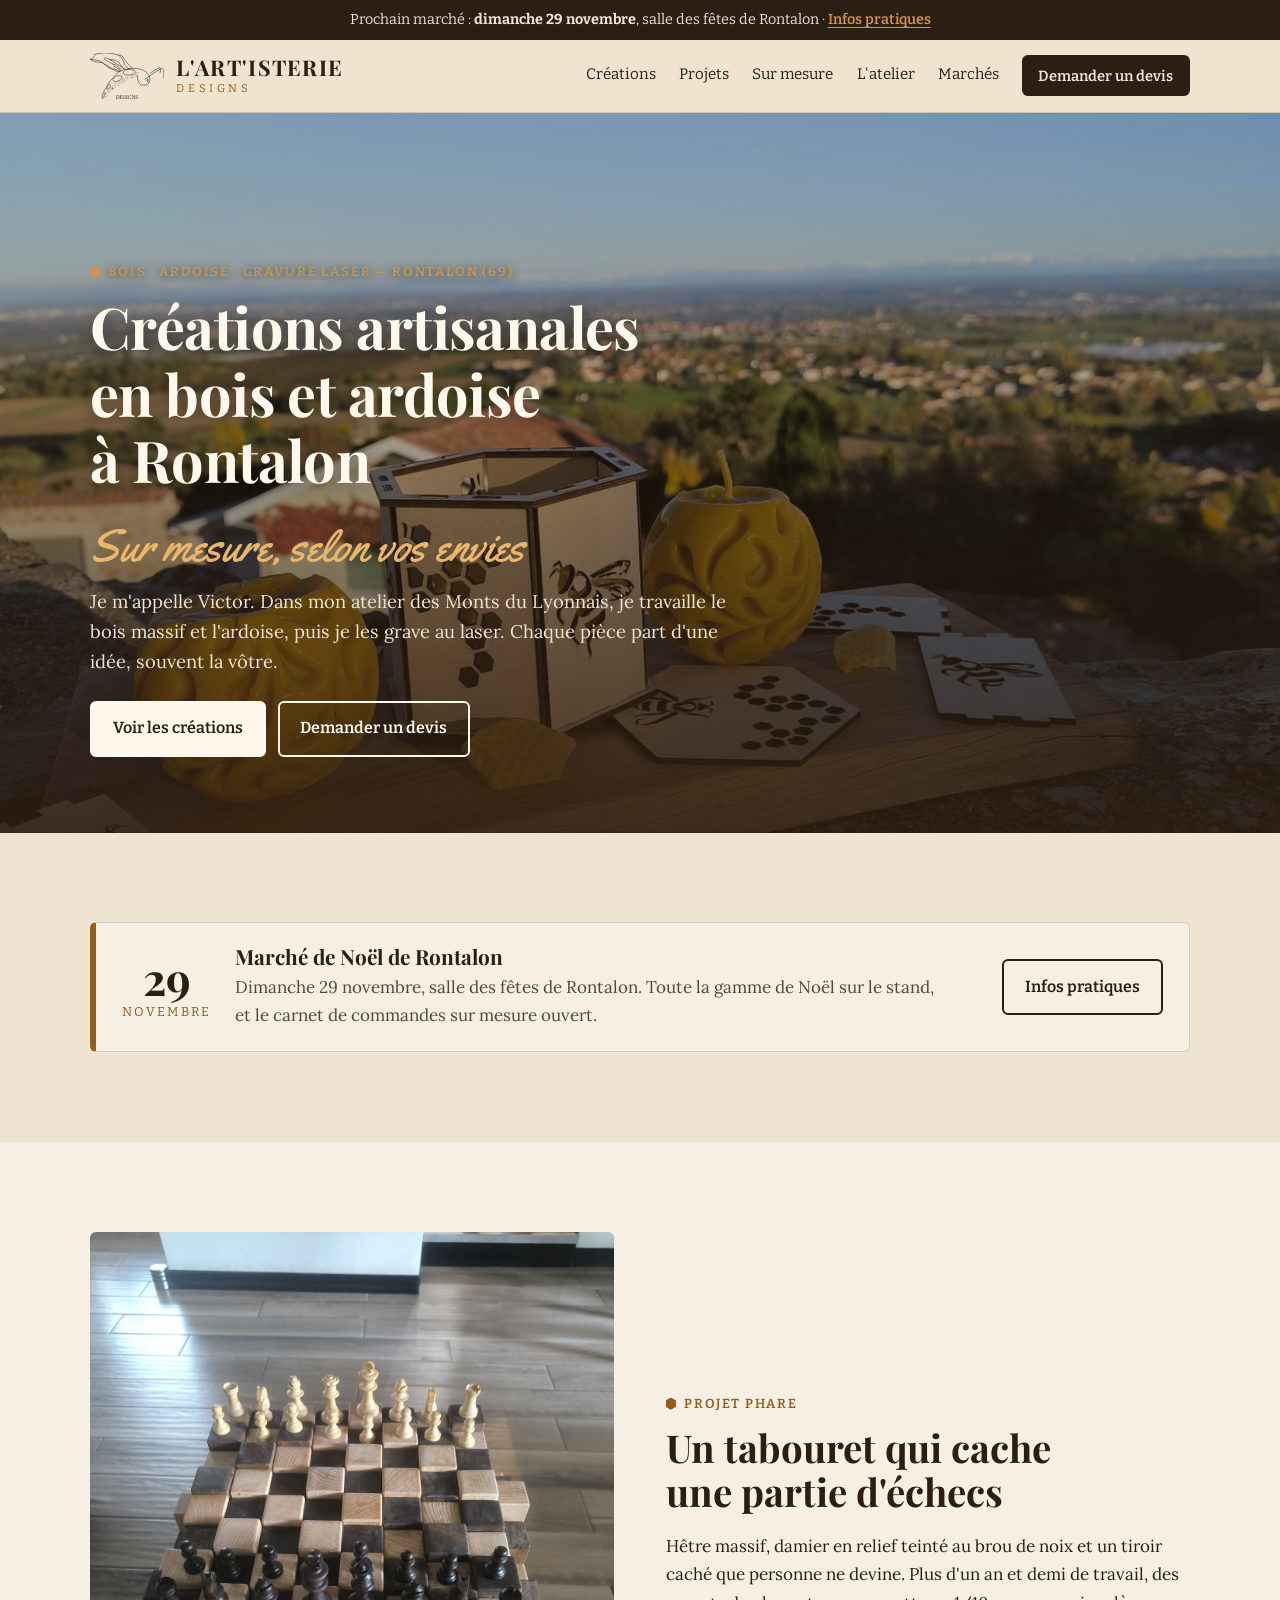
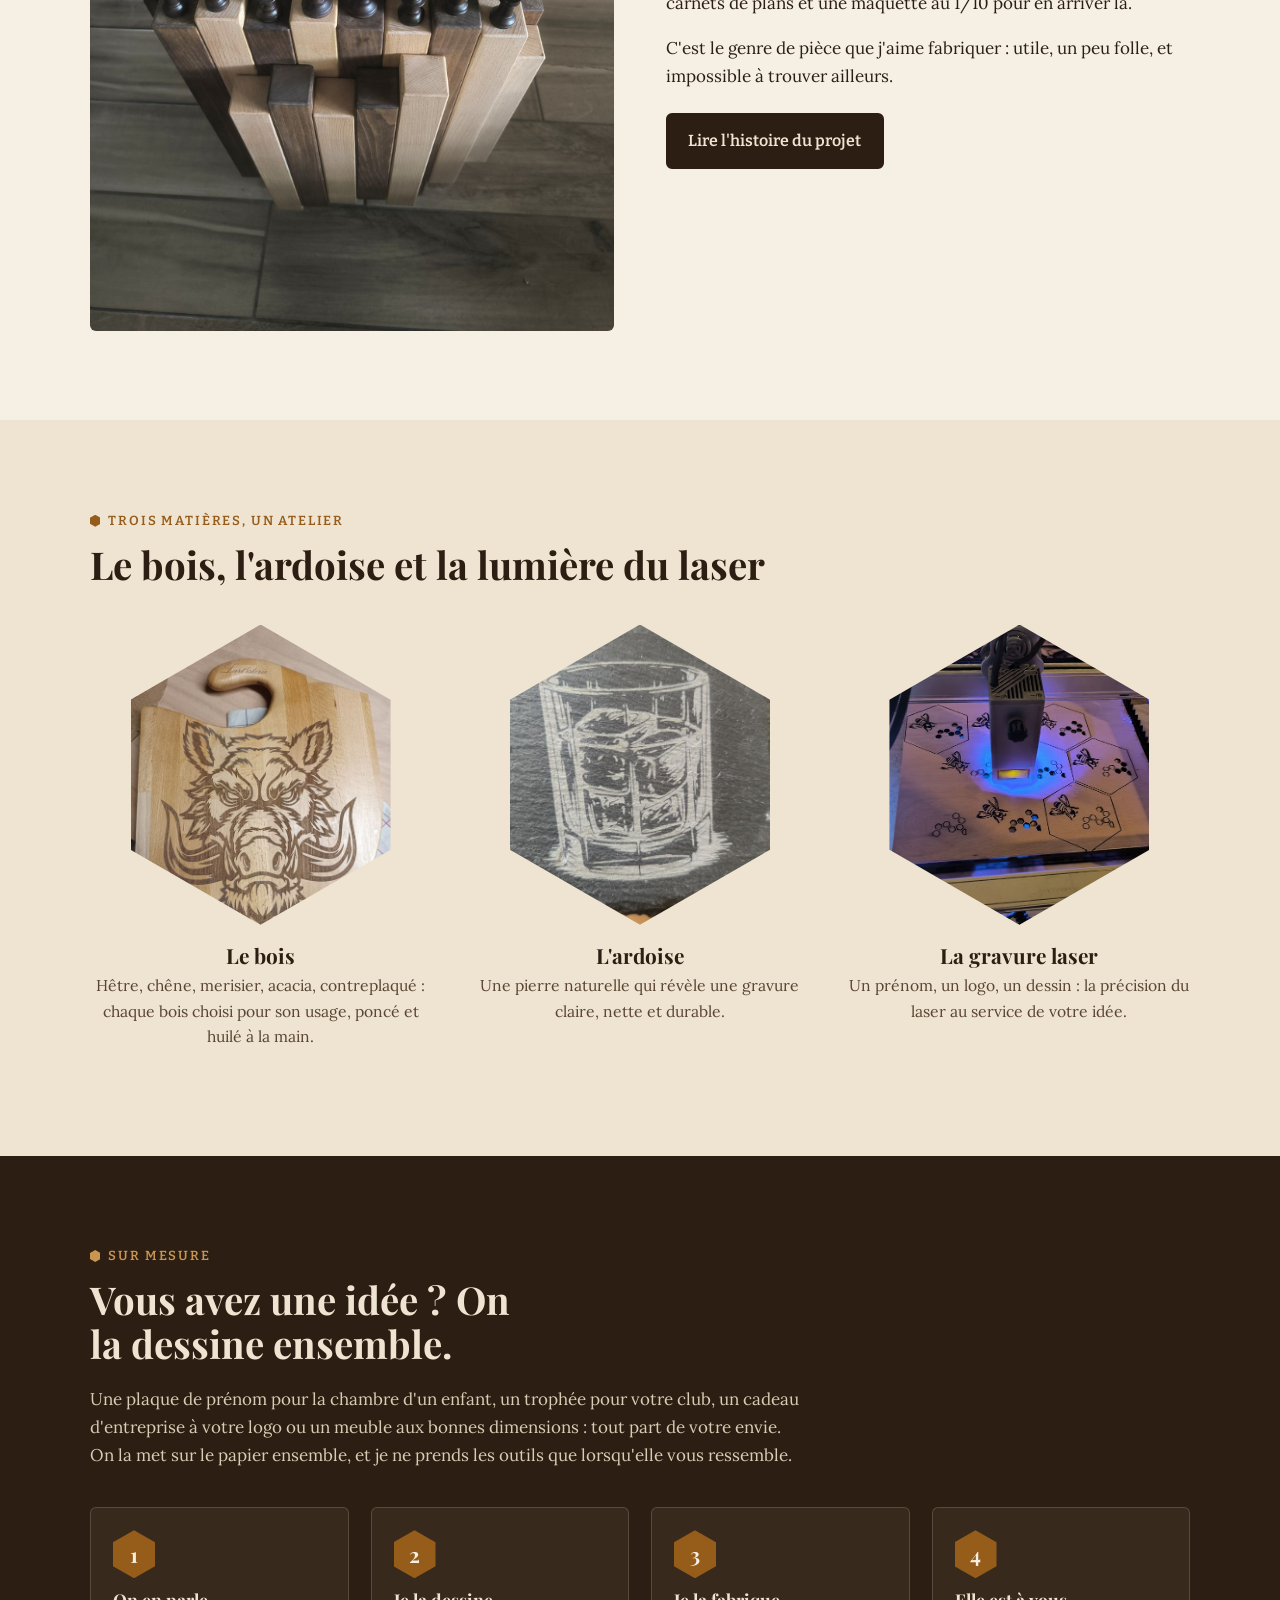
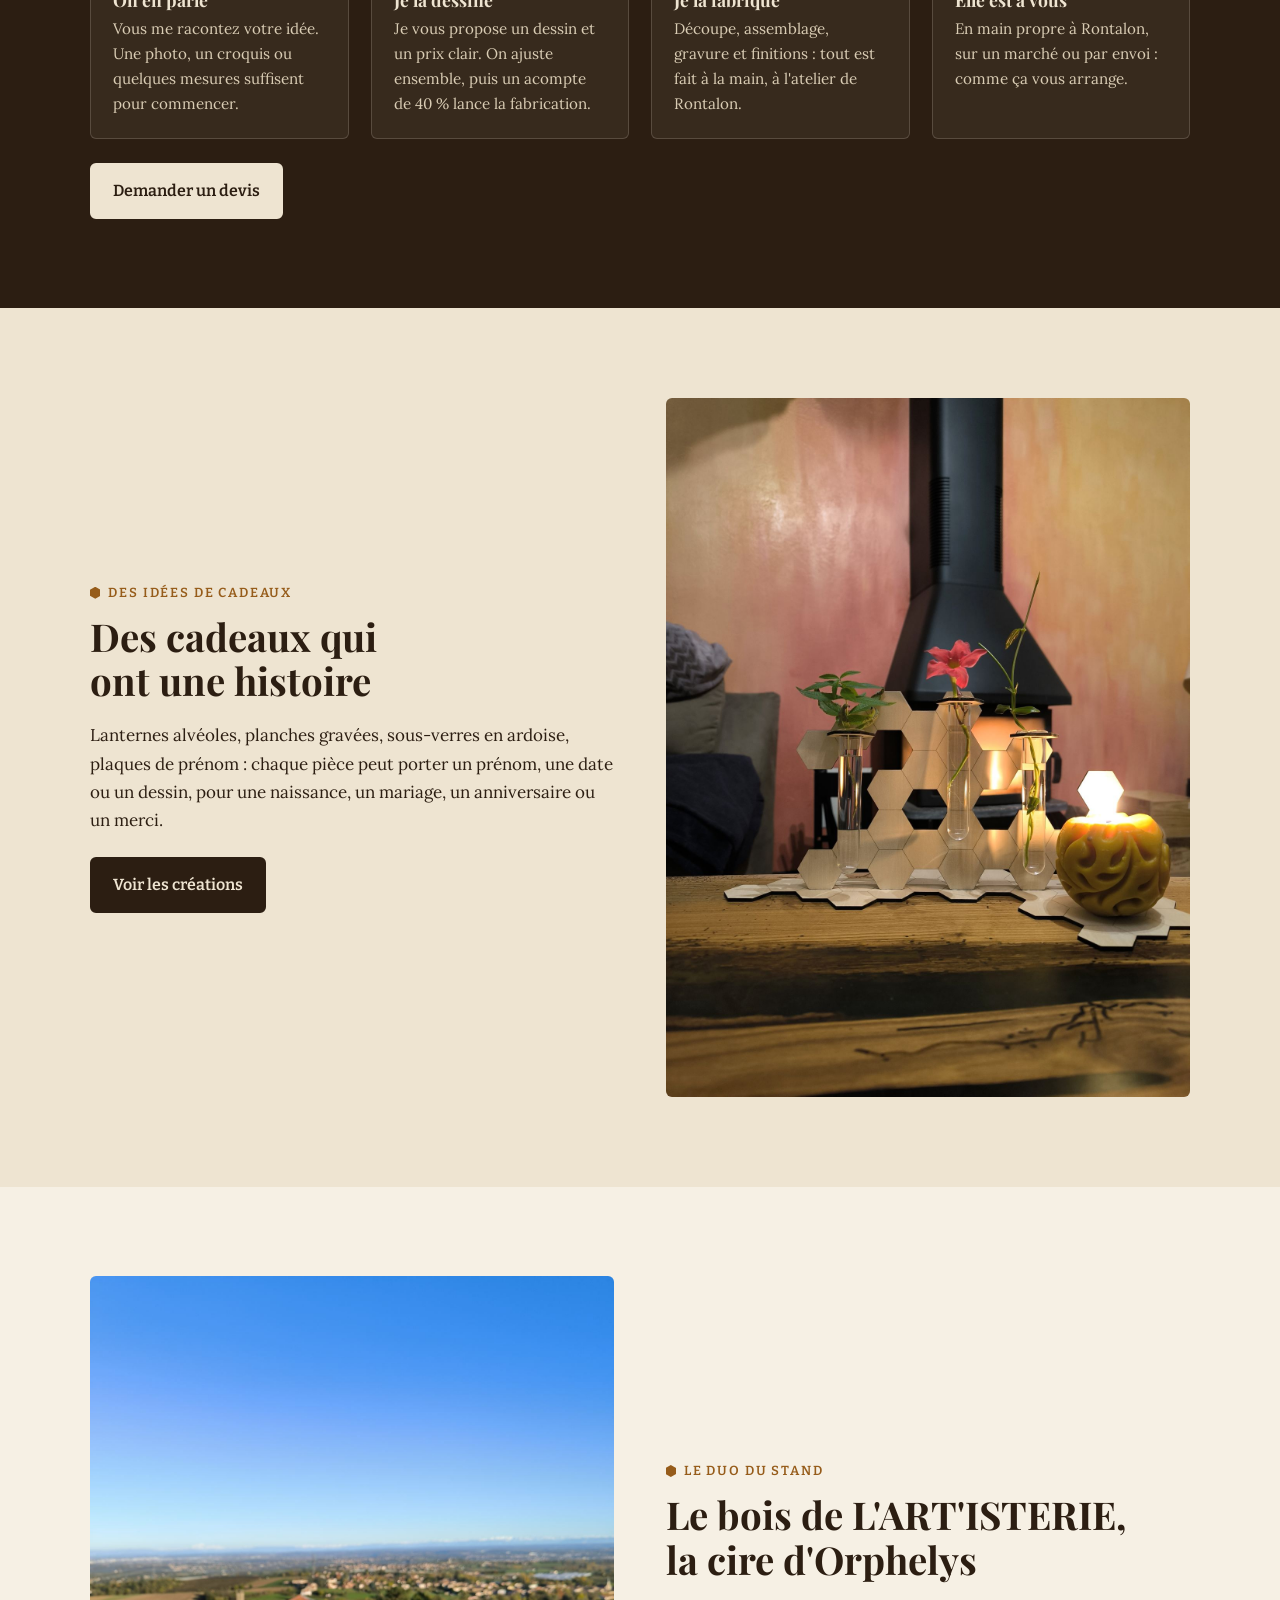
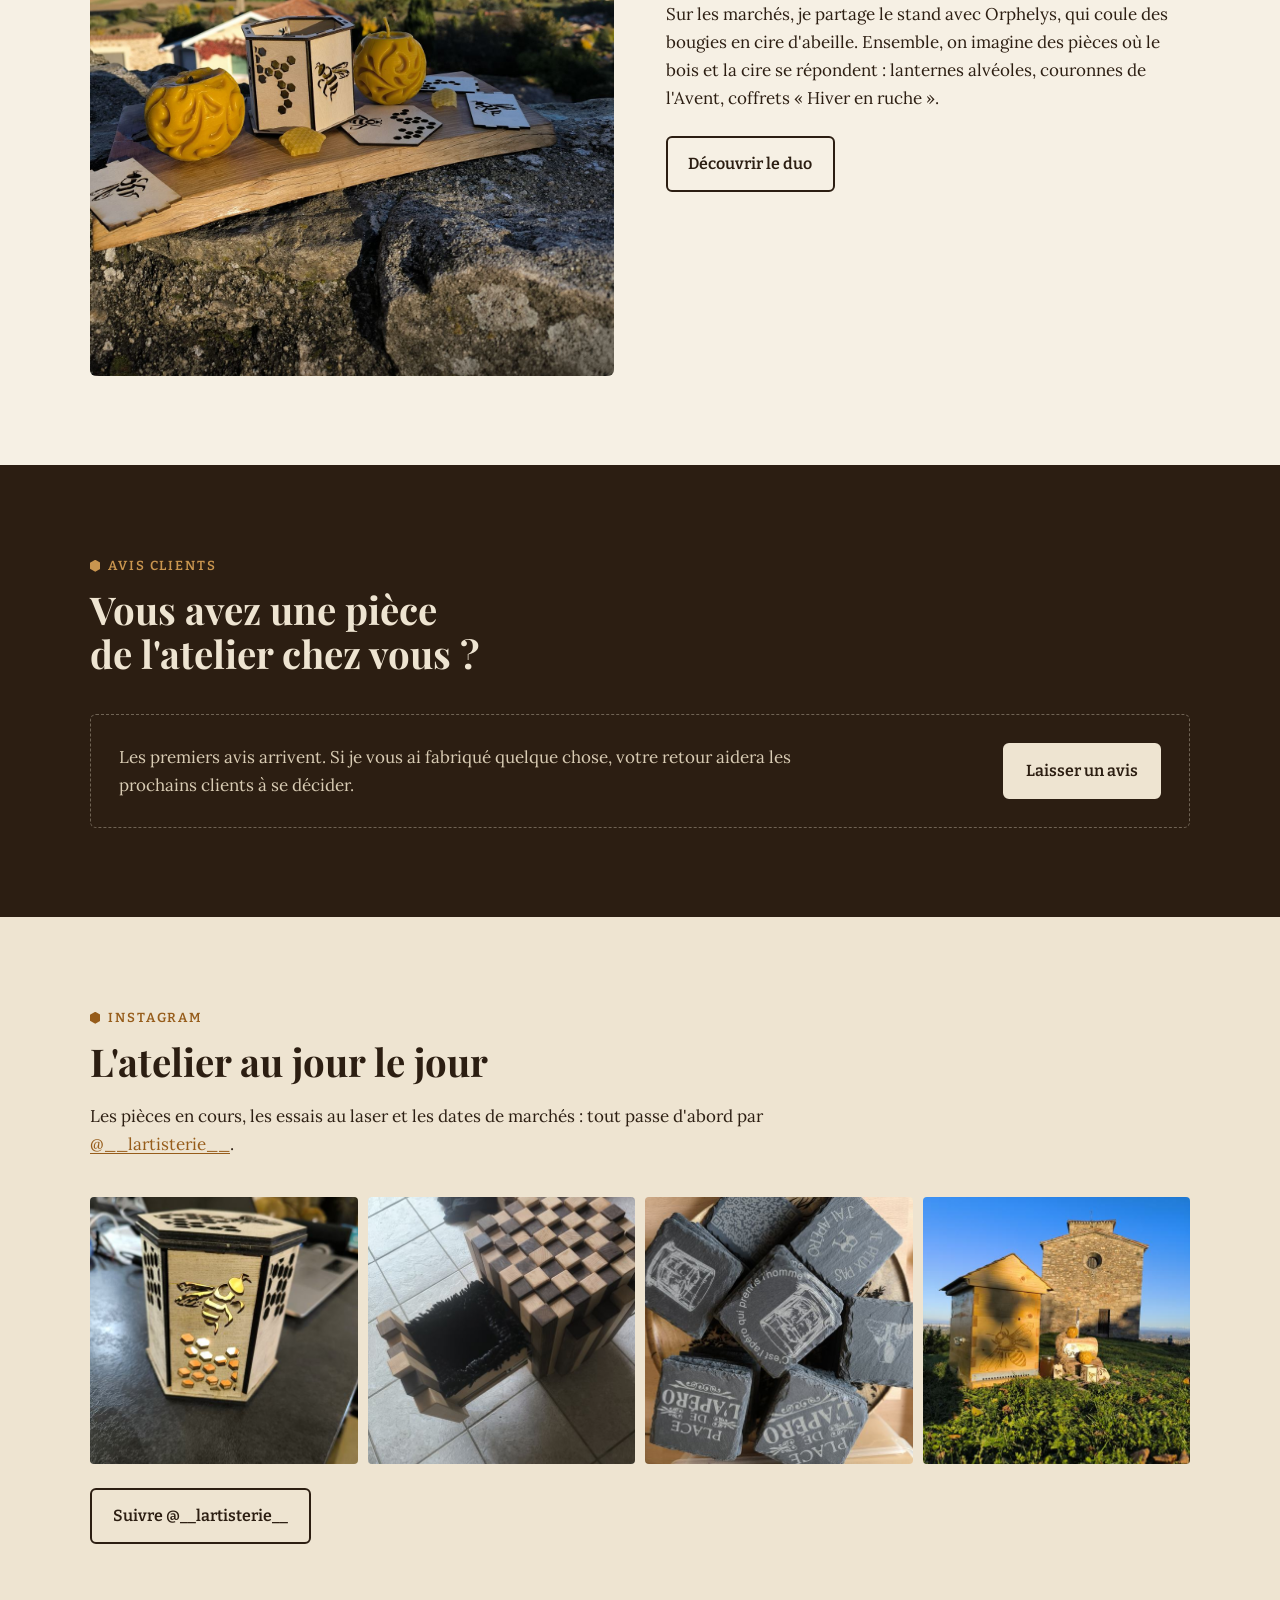
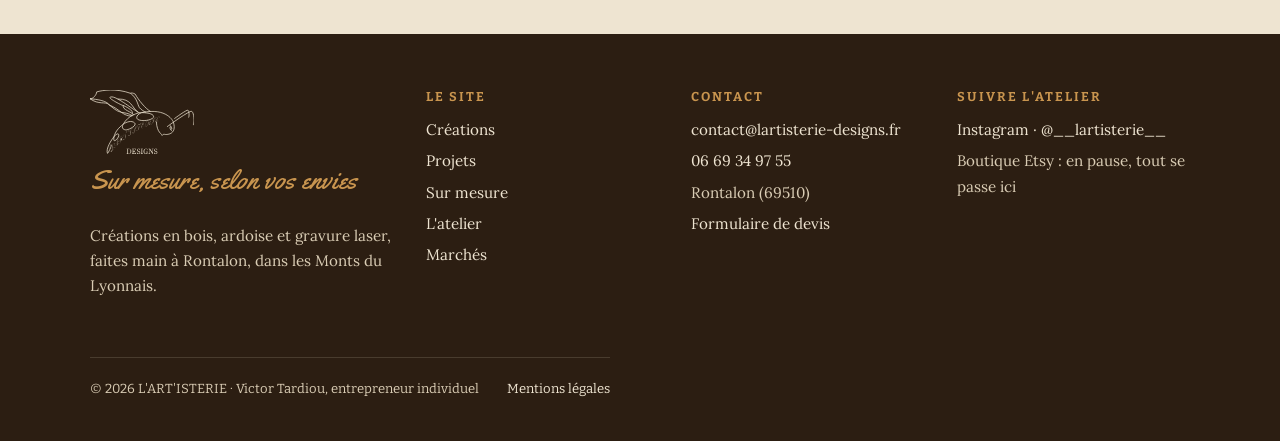
<file: index.html>
<!DOCTYPE html>
<html lang="fr">
<head>
<meta charset="utf-8">
<meta name="viewport" content="width=device-width, initial-scale=1">
<title>L&#x27;ART&#x27;ISTERIE · Créations en bois et ardoise à Rontalon</title>
<meta name="description" content="Créations artisanales en bois, ardoise et gravure laser à Rontalon (Monts du Lyonnais). Pièces uniques et sur mesure, selon vos envies.">
<meta property="og:title" content="L&#x27;ART&#x27;ISTERIE · Créations en bois et ardoise à Rontalon">
<meta property="og:description" content="Créations artisanales en bois, ardoise et gravure laser à Rontalon (Monts du Lyonnais). Pièces uniques et sur mesure, selon vos envies.">
<meta property="og:type" content="website">
<meta property="og:locale" content="fr_FR">
<meta property="og:image" content="img/ruche-village.jpg">
<script type="application/ld+json">{"@context": "https://schema.org", "@type": "LocalBusiness", "name": "L'ART'ISTERIE", "description": "Atelier de créations artisanales en bois massif, ardoise et gravure laser, pièces uniques et sur mesure.", "address": {"@type": "PostalAddress", "addressLocality": "Rontalon", "postalCode": "69510", "addressRegion": "Auvergne-Rhône-Alpes", "addressCountry": "FR"}, "areaServed": ["Monts du Lyonnais", "Ouest lyonnais", "Lyon"], "telephone": "+33669349755", "email": "contact@lartisterie-designs.fr", "url": "https://lartisterie-designs.fr", "sameAs": ["https://www.instagram.com/__lartisterie__/"], "founder": {"@type": "Person", "name": "Victor Tardiou"}}</script>
<link rel="icon" href="img/favicon.svg" type="image/svg+xml">
<link rel="preconnect" href="https://fonts.googleapis.com">
<link rel="preconnect" href="https://fonts.gstatic.com" crossorigin>
<link rel="stylesheet" href="https://fonts.googleapis.com/css2?family=Bitter:wght@400;600&family=Lora:ital,wght@0,400;0,600;1,400&family=Playfair+Display:wght@700&family=Yellowtail&display=swap">
<link rel="stylesheet" href="css/style.css">
</head>
<body data-page="accueil">
<p class="bandeau">Prochain marché : <strong>dimanche 29 novembre</strong>, salle des fêtes de Rontalon · <a href="marches.html">Infos pratiques</a></p>
<header class="entete">
  <div class="wrap">
    <a class="marque" href="index.html" aria-label="L'ART'ISTERIE, accueil">
      <img src="img/logo-brun.svg" alt="" width="74" height="46">
      <span><b>L'ART'ISTERIE</b><small>designs</small></span>
    </a>
    <button class="burger" type="button" aria-expanded="false" aria-controls="nav">Menu</button>
    <nav class="nav" id="nav" aria-label="Navigation principale"><a href="creations.html">Créations</a><a href="projets.html">Projets</a><a href="sur-mesure.html">Sur mesure</a><a href="atelier.html">L'atelier</a><a href="marches.html">Marchés</a><a class="btn" href="sur-mesure.html#devis">Demander un devis</a></nav>
  </div>
</header>
<main>

<section class="hero">
  <picture>
    <source media="(max-width:760px)" srcset="img/lanterne-panorama.jpg">
    <img src="img/ruche-village.jpg" alt="Ruche en bois gravée d'une abeille, un village des Monts du Lyonnais en arrière-plan" fetchpriority="high">
  </picture>
  <div class="wrap">
    <p class="surtitre">Bois · Ardoise · Gravure laser — Rontalon (69)</p>
    <h1>Créations artisanales en bois et ardoise à Rontalon</h1>
    <span class="script">Sur mesure, selon vos envies</span>
    <p class="chapo">Je m'appelle Victor. Dans mon atelier des Monts du Lyonnais, je travaille le bois massif et l'ardoise, puis je les grave au laser. Chaque pièce part d'une idée, souvent la vôtre.</p>
    <div class="actions">
      <a class="btn" href="creations.html">Voir les créations</a>
      <a class="btn clair" href="sur-mesure.html#devis">Demander un devis</a>
    </div>
  </div>
</section>

<section class="section">
  <div class="wrap">
    <div class="marche-carte">
      <div class="date-bloc"><b>29</b><span>novembre</span></div>
      <div>
        <h3>Marché de Noël de Rontalon</h3>
        <p>Dimanche 29 novembre, salle des fêtes de Rontalon. Toute la gamme de Noël sur le stand, et le carnet de commandes sur mesure ouvert.</p>
      </div>
      <a class="btn clair" href="marches.html">Infos pratiques</a>
    </div>
  </div>
</section>

<section class="section papier">
  <div class="wrap duo">
    <div><img src="img/echiquier-pieces-2-sm.jpg" srcset="img/echiquier-pieces-2-sm.jpg 540w, img/echiquier-pieces-2.jpg 1350w" sizes="(max-width:700px) 100vw, 50vw" width="540" height="720" alt="Tabouret échiquier en hêtre, damier en relief, pièces en place" loading="lazy" decoding="async"></div>
    <div>
      <p class="surtitre">Projet phare</p>
      <h2>Un tabouret qui cache une partie d'échecs</h2>
      <p>Hêtre massif, damier en relief teinté au brou de noix et un tiroir caché que personne ne devine. Plus d'un an et demi de travail, des carnets de plans et une maquette au 1/10 pour en arriver là.</p>
      <p>C'est le genre de pièce que j'aime fabriquer : utile, un peu folle, et impossible à trouver ailleurs.</p>
      <div class="actions"><a class="btn" href="projet-echiquier.html">Lire l'histoire du projet</a></div>
    </div>
  </div>
</section>

<section class="section">
  <div class="wrap">
    <div class="tete">
      <p class="surtitre">Trois matières, un atelier</p>
      <h2>Le bois, l'ardoise et la lumière du laser</h2>
    </div>
    <div class="matieres">
      <a class="matiere" href="creations.html#bois">
        <div class="alveole"><img src="img/planche-sanglier-sm.jpg" srcset="img/planche-sanglier-sm.jpg 540w, img/planche-sanglier.jpg 1350w" sizes="260px" width="540" height="720" alt="Grande planche en hêtre à manche découpé, gravée d&#x27;une tête de sanglier" loading="lazy" decoding="async"></div>
        <h3>Le bois</h3><p>Hêtre, chêne, merisier, acacia, contreplaqué : chaque bois choisi pour son usage, poncé et huilé à la main.</p>
      </a>
      <a class="matiere" href="creations.html#ardoise">
        <div class="alveole"><img src="img/ardoise-whisky-sm.jpg" srcset="img/ardoise-whisky-sm.jpg 540w, img/ardoise-whisky.jpg 1350w" sizes="260px" width="540" height="720" alt="Sous-verre en ardoise gravé d&#x27;un verre de whisky" loading="lazy" decoding="async"></div>
        <h3>L'ardoise</h3><p>Une pierre naturelle qui révèle une gravure claire, nette et durable.</p>
      </a>
      <a class="matiere" href="creations.html#gravure">
        <div class="alveole"><img src="img/laser-hexagones-sm.jpg" srcset="img/laser-hexagones-sm.jpg 720w, img/laser-hexagones.jpg 1800w" sizes="260px" width="720" height="693" alt="Le laser grave des alvéoles et des abeilles sur un plateau en bois" loading="lazy" decoding="async"></div>
        <h3>La gravure laser</h3><p>Un prénom, un logo, un dessin : la précision du laser au service de votre idée.</p>
      </a>
    </div>
  </div>
</section>

<section class="section sombre">
  <div class="wrap">
    <div class="tete">
      <p class="surtitre">Sur mesure</p>
      <h2>Vous avez une idée ? On la dessine ensemble.</h2>
      <p>Une plaque de prénom pour la chambre d'un enfant, un trophée pour votre club, un cadeau d'entreprise à votre logo ou un meuble aux bonnes dimensions : tout part de votre envie. On la met sur le papier ensemble, et je ne prends les outils que lorsqu'elle vous ressemble.</p>
    </div>
    <ol class="etapes">
      <li><h3>On en parle</h3><p>Vous me racontez votre idée. Une photo, un croquis ou quelques mesures suffisent pour commencer.</p></li>
      <li><h3>Je la dessine</h3><p>Je vous propose un dessin et un prix clair. On ajuste ensemble, puis un acompte de 40 % lance la fabrication.</p></li>
      <li><h3>Je la fabrique</h3><p>Découpe, assemblage, gravure et finitions : tout est fait à la main, à l'atelier de Rontalon.</p></li>
      <li><h3>Elle est à vous</h3><p>En main propre à Rontalon, sur un marché ou par envoi : comme ça vous arrange.</p></li>
    </ol>
    <div class="actions"><a class="btn" href="sur-mesure.html#devis">Demander un devis</a></div>
  </div>
</section>

<section class="section">
  <div class="wrap duo inverse">
    <div><img src="img/soliflore-bougie-sm.jpg" srcset="img/soliflore-bougie-sm.jpg 540w, img/soliflore-bougie.jpg 1350w" sizes="(max-width:700px) 100vw, 50vw" width="540" height="720" alt="Soliflore en alvéoles de bois avec fleurs et bougie en cire d&#x27;abeille allumée" loading="lazy" decoding="async"></div>
    <div>
      <p class="surtitre">Des idées de cadeaux</p>
      <h2>Des cadeaux qui ont une histoire</h2>
      <p>Lanternes alvéoles, planches gravées, sous-verres en ardoise, plaques de prénom : chaque pièce peut porter un prénom, une date ou un dessin, pour une naissance, un mariage, un anniversaire ou un merci.</p>
      <div class="actions"><a class="btn" href="creations.html">Voir les créations</a></div>
    </div>
  </div>
</section>

<section class="section papier">
  <div class="wrap duo">
    <div><img src="img/lanterne-panorama-sm.jpg" srcset="img/lanterne-panorama-sm.jpg 540w, img/lanterne-panorama.jpg 1350w" sizes="(max-width:700px) 100vw, 50vw" width="540" height="720" alt="Lanterne alvéole et bougies en cire d&#x27;abeille sur une planche, panorama des Monts du Lyonnais" loading="lazy" decoding="async"></div>
    <div>
      <p class="surtitre">Le duo du stand</p>
      <h2>Le bois de L'ART'ISTERIE, la cire d'Orphelys</h2>
      <p>Sur les marchés, je partage le stand avec Orphelys, qui coule des bougies en cire d'abeille. Ensemble, on imagine des pièces où le bois et la cire se répondent : lanternes alvéoles, couronnes de l'Avent, coffrets « Hiver en ruche ».</p>
      <div class="actions"><a class="btn clair" href="atelier.html#orphelys">Découvrir le duo</a></div>
    </div>
  </div>
</section>

<section class="section sombre">
  <div class="wrap">
    <div class="tete">
      <p class="surtitre">Avis clients</p>
      <h2>Vous avez une pièce de l'atelier chez vous ?</h2>
    </div>
    <div class="avis-vide">
      <p>Les premiers avis arrivent. Si je vous ai fabriqué quelque chose, votre retour aidera les prochains clients à se décider.</p>
      <a class="btn" href="mailto:contact@lartisterie-designs.fr?subject=Mon%20avis%20sur%20L%27ART%27ISTERIE">Laisser un avis</a>
    </div>
  </div>
</section>

<section class="section">
  <div class="wrap">
    <div class="tete">
      <p class="surtitre">Instagram</p>
      <h2>L'atelier au jour le jour</h2>
      <p>Les pièces en cours, les essais au laser et les dates de marchés : tout passe d'abord par <a href="https://www.instagram.com/__lartisterie__/">@__lartisterie__</a>.</p>
    </div>
    <div class="insta">
      <img src="img/lanterne-alveole-sm.jpg" srcset="img/lanterne-alveole-sm.jpg 540w, img/lanterne-alveole.jpg 1350w" sizes="25vw" width="540" height="720" alt="Lanterne alvéole éclairée" loading="lazy" decoding="async">
      <img src="img/echiquier-tiroir-2-sm.jpg" srcset="img/echiquier-tiroir-2-sm.jpg 540w, img/echiquier-tiroir-2.jpg 1350w" sizes="25vw" width="540" height="720" alt="Tiroir caché du tabouret échiquier" loading="lazy" decoding="async">
      <img src="img/ardoise-lot-sm.jpg" srcset="img/ardoise-lot-sm.jpg 720w, img/ardoise-lot.jpg 1800w" sizes="25vw" width="720" height="540" alt="Sous-verres en ardoise gravés" loading="lazy" decoding="async">
      <img src="img/ruche-chapelle-sm.jpg" srcset="img/ruche-chapelle-sm.jpg 540w, img/ruche-chapelle.jpg 1350w" sizes="25vw" width="540" height="720" alt="Ruche gravée devant une chapelle en pierre" loading="lazy" decoding="async">
    </div>
    <div class="actions"><a class="btn clair" href="https://www.instagram.com/__lartisterie__/">Suivre @__lartisterie__</a></div>
  </div>
</section>

</main>
<footer class="pied">
  <div class="wrap">
    <div>
      <img class="logo-pied" src="img/logo-lin.svg" alt="" width="103" height="64">
      <p class="script">Sur mesure, selon vos envies</p>
      <p>Créations en bois, ardoise et gravure laser, faites main à Rontalon, dans les Monts du Lyonnais.</p>
    </div>
    <div>
      <h3>Le site</h3>
      <ul><li><a href="creations.html">Créations</a></li><li><a href="projets.html">Projets</a></li><li><a href="sur-mesure.html">Sur mesure</a></li><li><a href="atelier.html">L'atelier</a></li><li><a href="marches.html">Marchés</a></li></ul>
    </div>
    <div>
      <h3>Contact</h3>
      <ul>
        <li><a href="mailto:contact@lartisterie-designs.fr">contact@lartisterie-designs.fr</a></li>
        <li><a href="tel:+33669349755">06 69 34 97 55</a></li>
        <li>Rontalon (69510)</li>
        <li><a href="sur-mesure.html#devis">Formulaire de devis</a></li>
      </ul>
    </div>
    <div>
      <h3>Suivre l'atelier</h3>
      <ul>
        <li><a href="https://www.instagram.com/__lartisterie__/">Instagram · @__lartisterie__</a></li>
        <li>Boutique Etsy : en pause, tout se passe ici</li>
      </ul>
    </div>
    <p class="mentions"><span>© <span id="annee">2026</span> L'ART'ISTERIE · Victor Tardiou, entrepreneur individuel</span><a href="mentions-legales.html">Mentions légales</a></p>
  </div>
</footer>
<script src="js/main.js"></script>
</body>
</html>
</file>
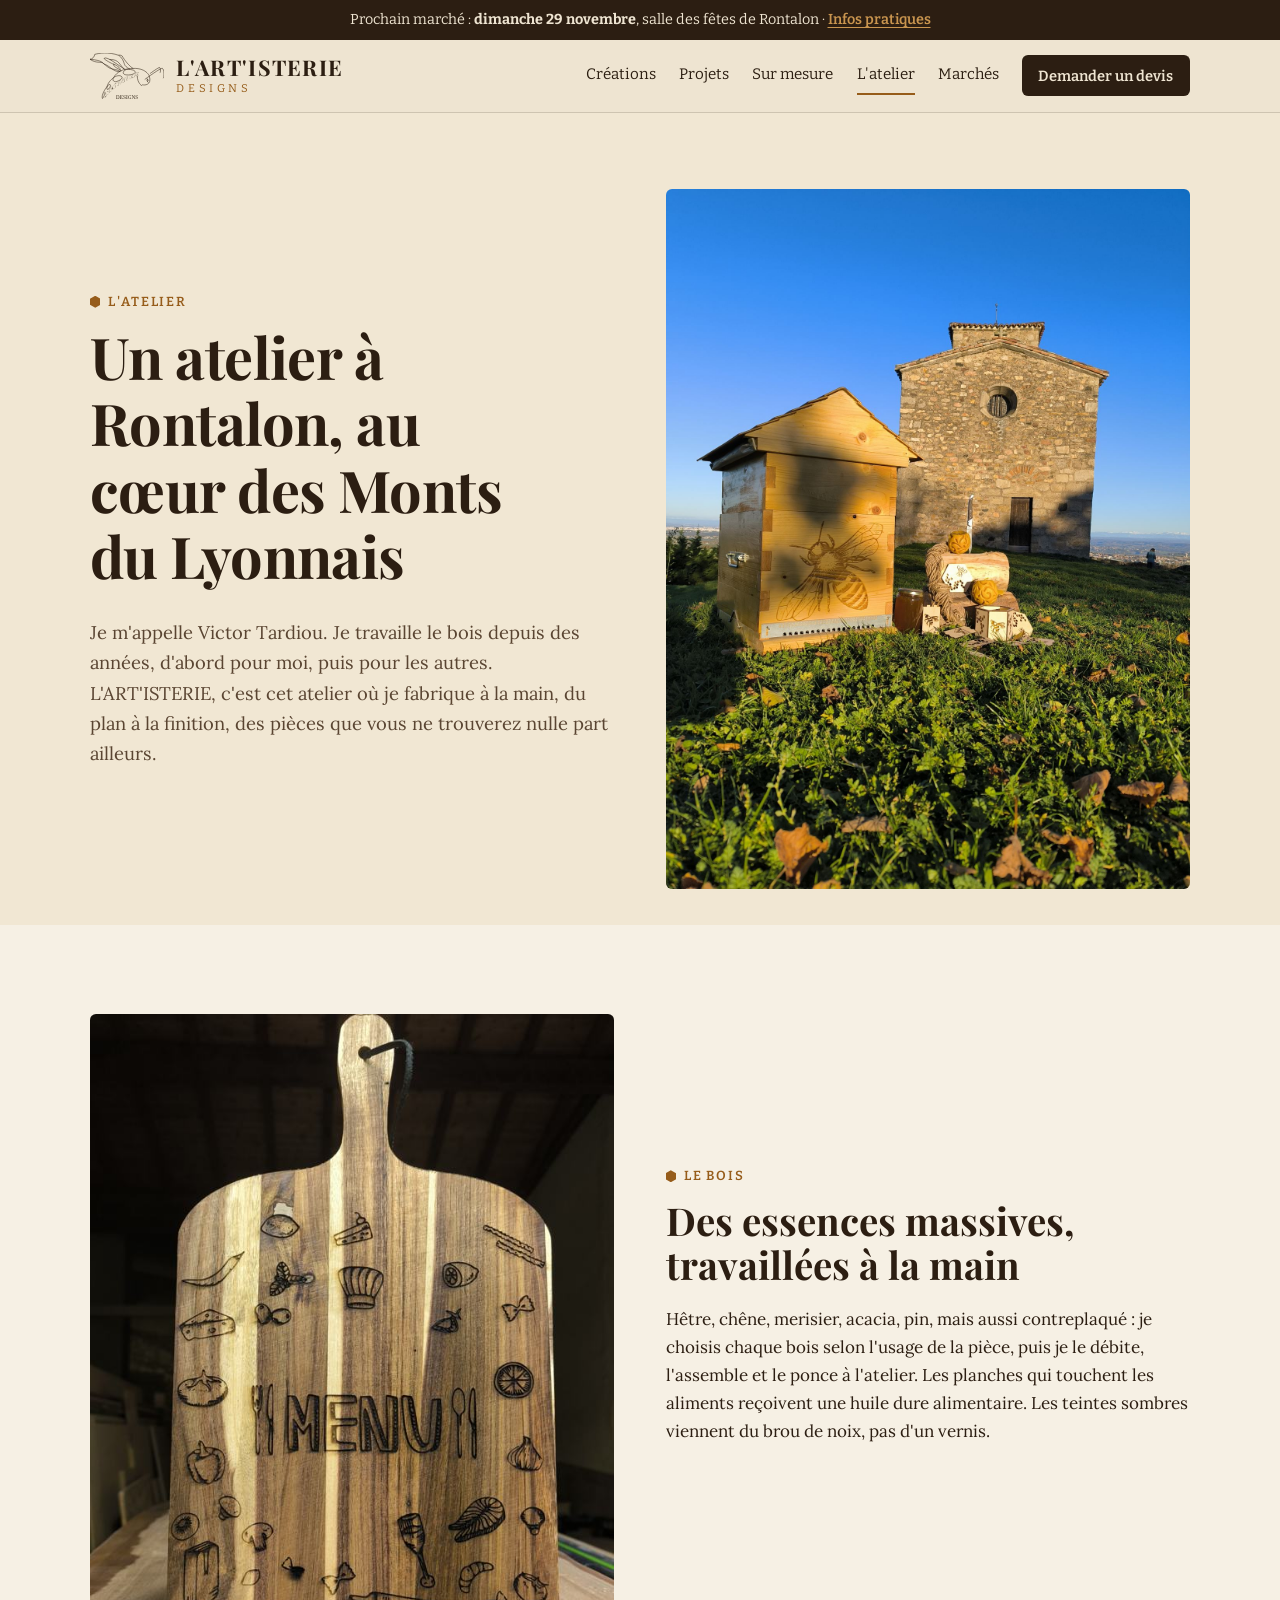
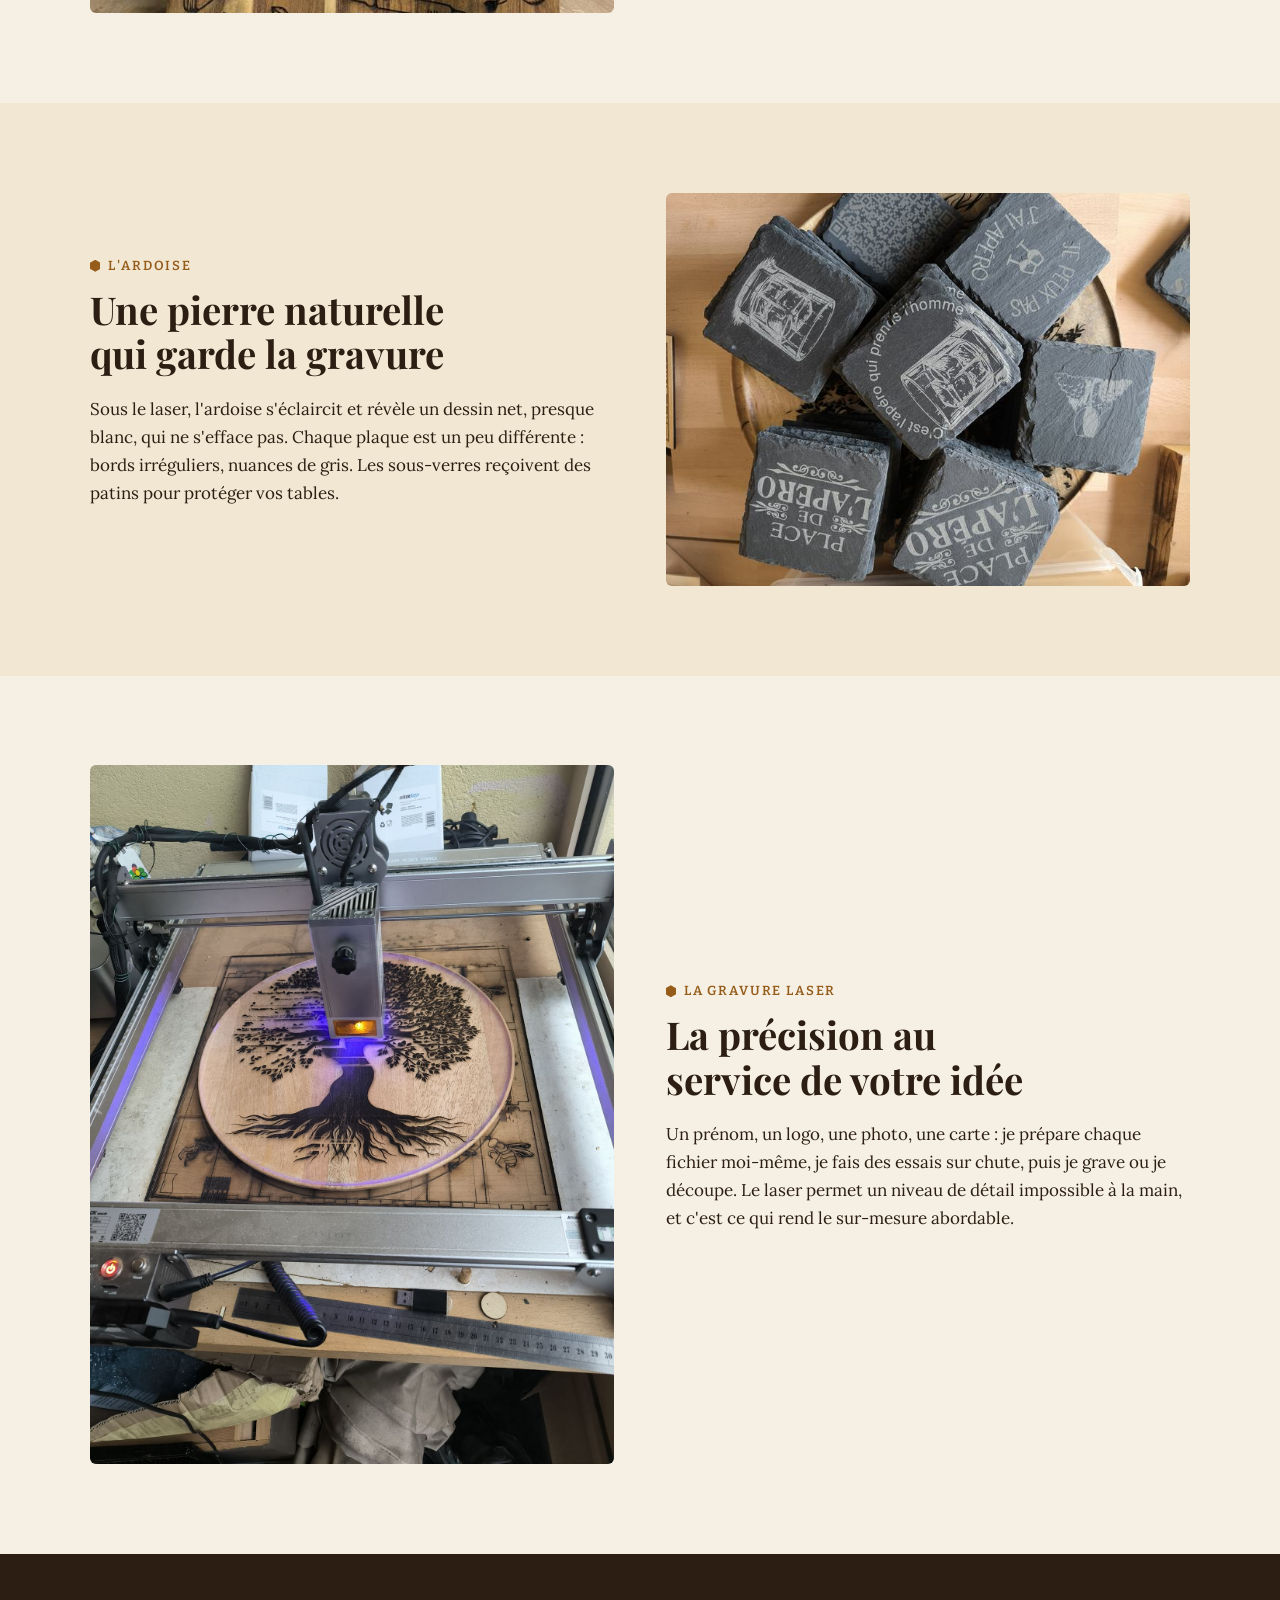
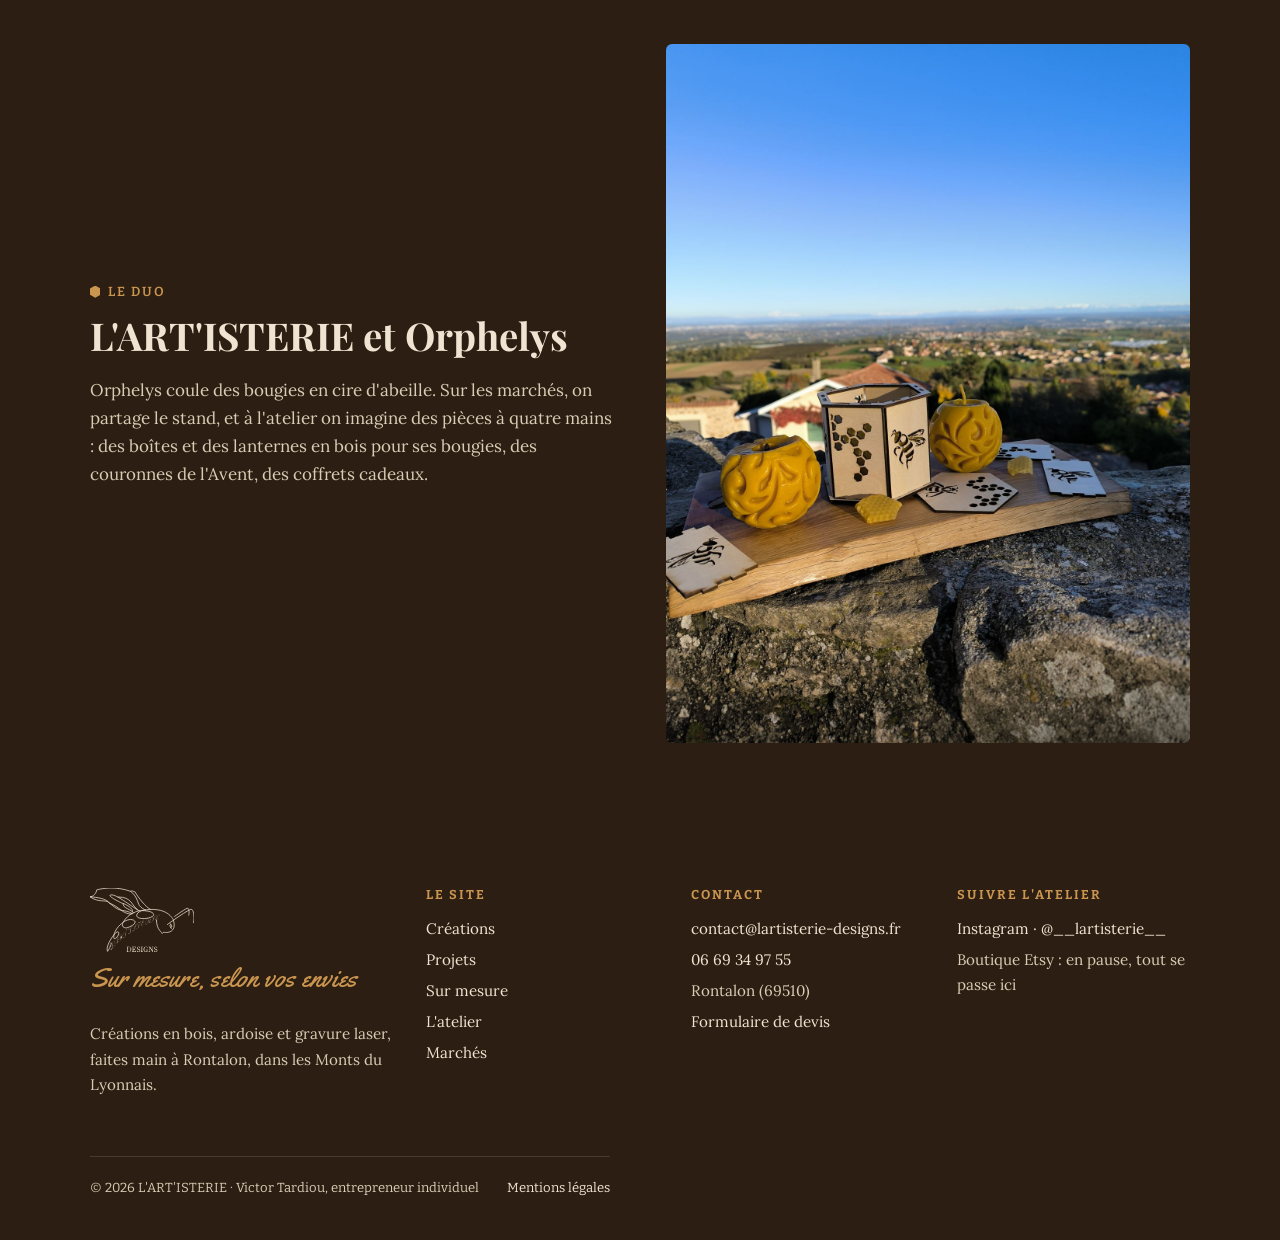
<file: atelier.html>
<!DOCTYPE html>
<html lang="fr">
<head>
<meta charset="utf-8">
<meta name="viewport" content="width=device-width, initial-scale=1">
<title>L&#x27;atelier de Rontalon · L&#x27;ART&#x27;ISTERIE</title>
<meta name="description" content="Victor Tardiou travaille le bois massif, l&#x27;ardoise et la gravure laser dans son atelier de Rontalon, dans les Monts du Lyonnais.">
<meta property="og:title" content="L&#x27;atelier de Rontalon · L&#x27;ART&#x27;ISTERIE">
<meta property="og:description" content="Victor Tardiou travaille le bois massif, l&#x27;ardoise et la gravure laser dans son atelier de Rontalon, dans les Monts du Lyonnais.">
<meta property="og:type" content="website">
<meta property="og:locale" content="fr_FR">
<meta property="og:image" content="img/ruche-village.jpg">

<link rel="icon" href="img/favicon.svg" type="image/svg+xml">
<link rel="preconnect" href="https://fonts.googleapis.com">
<link rel="preconnect" href="https://fonts.gstatic.com" crossorigin>
<link rel="stylesheet" href="https://fonts.googleapis.com/css2?family=Bitter:wght@400;600&family=Lora:ital,wght@0,400;0,600;1,400&family=Playfair+Display:wght@700&family=Yellowtail&display=swap">
<link rel="stylesheet" href="css/style.css">
</head>
<body data-page="atelier">
<p class="bandeau">Prochain marché : <strong>dimanche 29 novembre</strong>, salle des fêtes de Rontalon · <a href="marches.html">Infos pratiques</a></p>
<header class="entete">
  <div class="wrap">
    <a class="marque" href="index.html" aria-label="L'ART'ISTERIE, accueil">
      <img src="img/logo-brun.svg" alt="" width="74" height="46">
      <span><b>L'ART'ISTERIE</b><small>designs</small></span>
    </a>
    <button class="burger" type="button" aria-expanded="false" aria-controls="nav">Menu</button>
    <nav class="nav" id="nav" aria-label="Navigation principale"><a href="creations.html">Créations</a><a href="projets.html">Projets</a><a href="sur-mesure.html">Sur mesure</a><a href="atelier.html" aria-current="page">L'atelier</a><a href="marches.html">Marchés</a><a class="btn" href="sur-mesure.html#devis">Demander un devis</a></nav>
  </div>
</header>
<main>

<section class="entete-page">
  <div class="wrap duo">
    <div>
      <p class="surtitre">L'atelier</p>
      <h1>Un atelier à Rontalon, au cœur des Monts du Lyonnais</h1>
      <p class="chapo">Je m'appelle Victor Tardiou. Je travaille le bois depuis des années, d'abord pour moi, puis pour les autres. L'ART'ISTERIE, c'est cet atelier où je fabrique à la main, du plan à la finition, des pièces que vous ne trouverez nulle part ailleurs.</p>
    </div>
    <div><img src="img/ruche-chapelle-sm.jpg" srcset="img/ruche-chapelle-sm.jpg 540w, img/ruche-chapelle.jpg 1350w" sizes="(max-width:700px) 100vw, 50vw" width="540" height="720" alt="Ruche gravée devant une chapelle en pierre des Monts du Lyonnais" fetchpriority="high"></div>
  </div>
</section>
<section class="section papier">
  <div class="wrap duo">
    <div><img src="img/planche-menu-sm.jpg" srcset="img/planche-menu-sm.jpg 659w, img/planche-menu.jpg 1647w" sizes="(max-width:700px) 100vw, 50vw" width="659" height="720" alt="Planche Menu en acacia gravée au laser" loading="lazy" decoding="async"></div>
    <div>
      <p class="surtitre">Le bois</p>
      <h2>Des essences massives, travaillées à la main</h2>
      <p>Hêtre, chêne, merisier, acacia, pin, mais aussi contreplaqué : je choisis chaque bois selon l'usage de la pièce, puis je le débite, l'assemble et le ponce à l'atelier. Les planches qui touchent les aliments reçoivent une huile dure alimentaire. Les teintes sombres viennent du brou de noix, pas d'un vernis.</p>
    </div>
  </div>
</section>
<section class="section">
  <div class="wrap duo inverse">
    <div><img src="img/ardoise-lot-sm.jpg" srcset="img/ardoise-lot-sm.jpg 720w, img/ardoise-lot.jpg 1800w" sizes="(max-width:700px) 100vw, 50vw" width="720" height="540" alt="Lot de sous-verres en ardoise gravés de motifs variés" loading="lazy" decoding="async"></div>
    <div>
      <p class="surtitre">L'ardoise</p>
      <h2>Une pierre naturelle qui garde la gravure</h2>
      <p>Sous le laser, l'ardoise s'éclaircit et révèle un dessin net, presque blanc, qui ne s'efface pas. Chaque plaque est un peu différente : bords irréguliers, nuances de gris. Les sous-verres reçoivent des patins pour protéger vos tables.</p>
    </div>
  </div>
</section>
<section class="section papier">
  <div class="wrap duo">
    <div><img src="img/laser-arbre-de-vie-sm.jpg" srcset="img/laser-arbre-de-vie-sm.jpg 540w, img/laser-arbre-de-vie.jpg 1350w" sizes="(max-width:700px) 100vw, 50vw" width="540" height="720" alt="La tête laser grave un arbre de vie sur un plateau rond" loading="lazy" decoding="async"></div>
    <div>
      <p class="surtitre">La gravure laser</p>
      <h2>La précision au service de votre idée</h2>
      <p>Un prénom, un logo, une photo, une carte : je prépare chaque fichier moi-même, je fais des essais sur chute, puis je grave ou je découpe. Le laser permet un niveau de détail impossible à la main, et c'est ce qui rend le sur-mesure abordable.</p>
    </div>
  </div>
</section>
<section class="section sombre" id="orphelys">
  <div class="wrap duo inverse">
    <div><img src="img/lanterne-panorama-sm.jpg" srcset="img/lanterne-panorama-sm.jpg 540w, img/lanterne-panorama.jpg 1350w" sizes="(max-width:700px) 100vw, 50vw" width="540" height="720" alt="Lanterne alvéole et bougies en cire d&#x27;abeille Orphelys" loading="lazy" decoding="async"></div>
    <div>
      <p class="surtitre">Le duo</p>
      <h2>L'ART'ISTERIE et Orphelys</h2>
      <p>Orphelys coule des bougies en cire d'abeille. Sur les marchés, on partage le stand, et à l'atelier on imagine des pièces à quatre mains : des boîtes et des lanternes en bois pour ses bougies, des couronnes de l'Avent, des coffrets cadeaux.</p>
    </div>
  </div>
</section>

</main>
<footer class="pied">
  <div class="wrap">
    <div>
      <img class="logo-pied" src="img/logo-lin.svg" alt="" width="103" height="64">
      <p class="script">Sur mesure, selon vos envies</p>
      <p>Créations en bois, ardoise et gravure laser, faites main à Rontalon, dans les Monts du Lyonnais.</p>
    </div>
    <div>
      <h3>Le site</h3>
      <ul><li><a href="creations.html">Créations</a></li><li><a href="projets.html">Projets</a></li><li><a href="sur-mesure.html">Sur mesure</a></li><li><a href="atelier.html">L'atelier</a></li><li><a href="marches.html">Marchés</a></li></ul>
    </div>
    <div>
      <h3>Contact</h3>
      <ul>
        <li><a href="mailto:contact@lartisterie-designs.fr">contact@lartisterie-designs.fr</a></li>
        <li><a href="tel:+33669349755">06 69 34 97 55</a></li>
        <li>Rontalon (69510)</li>
        <li><a href="sur-mesure.html#devis">Formulaire de devis</a></li>
      </ul>
    </div>
    <div>
      <h3>Suivre l'atelier</h3>
      <ul>
        <li><a href="https://www.instagram.com/__lartisterie__/">Instagram · @__lartisterie__</a></li>
        <li>Boutique Etsy : en pause, tout se passe ici</li>
      </ul>
    </div>
    <p class="mentions"><span>© <span id="annee">2026</span> L'ART'ISTERIE · Victor Tardiou, entrepreneur individuel</span><a href="mentions-legales.html">Mentions légales</a></p>
  </div>
</footer>
<script src="js/main.js"></script>
</body>
</html>
</file>
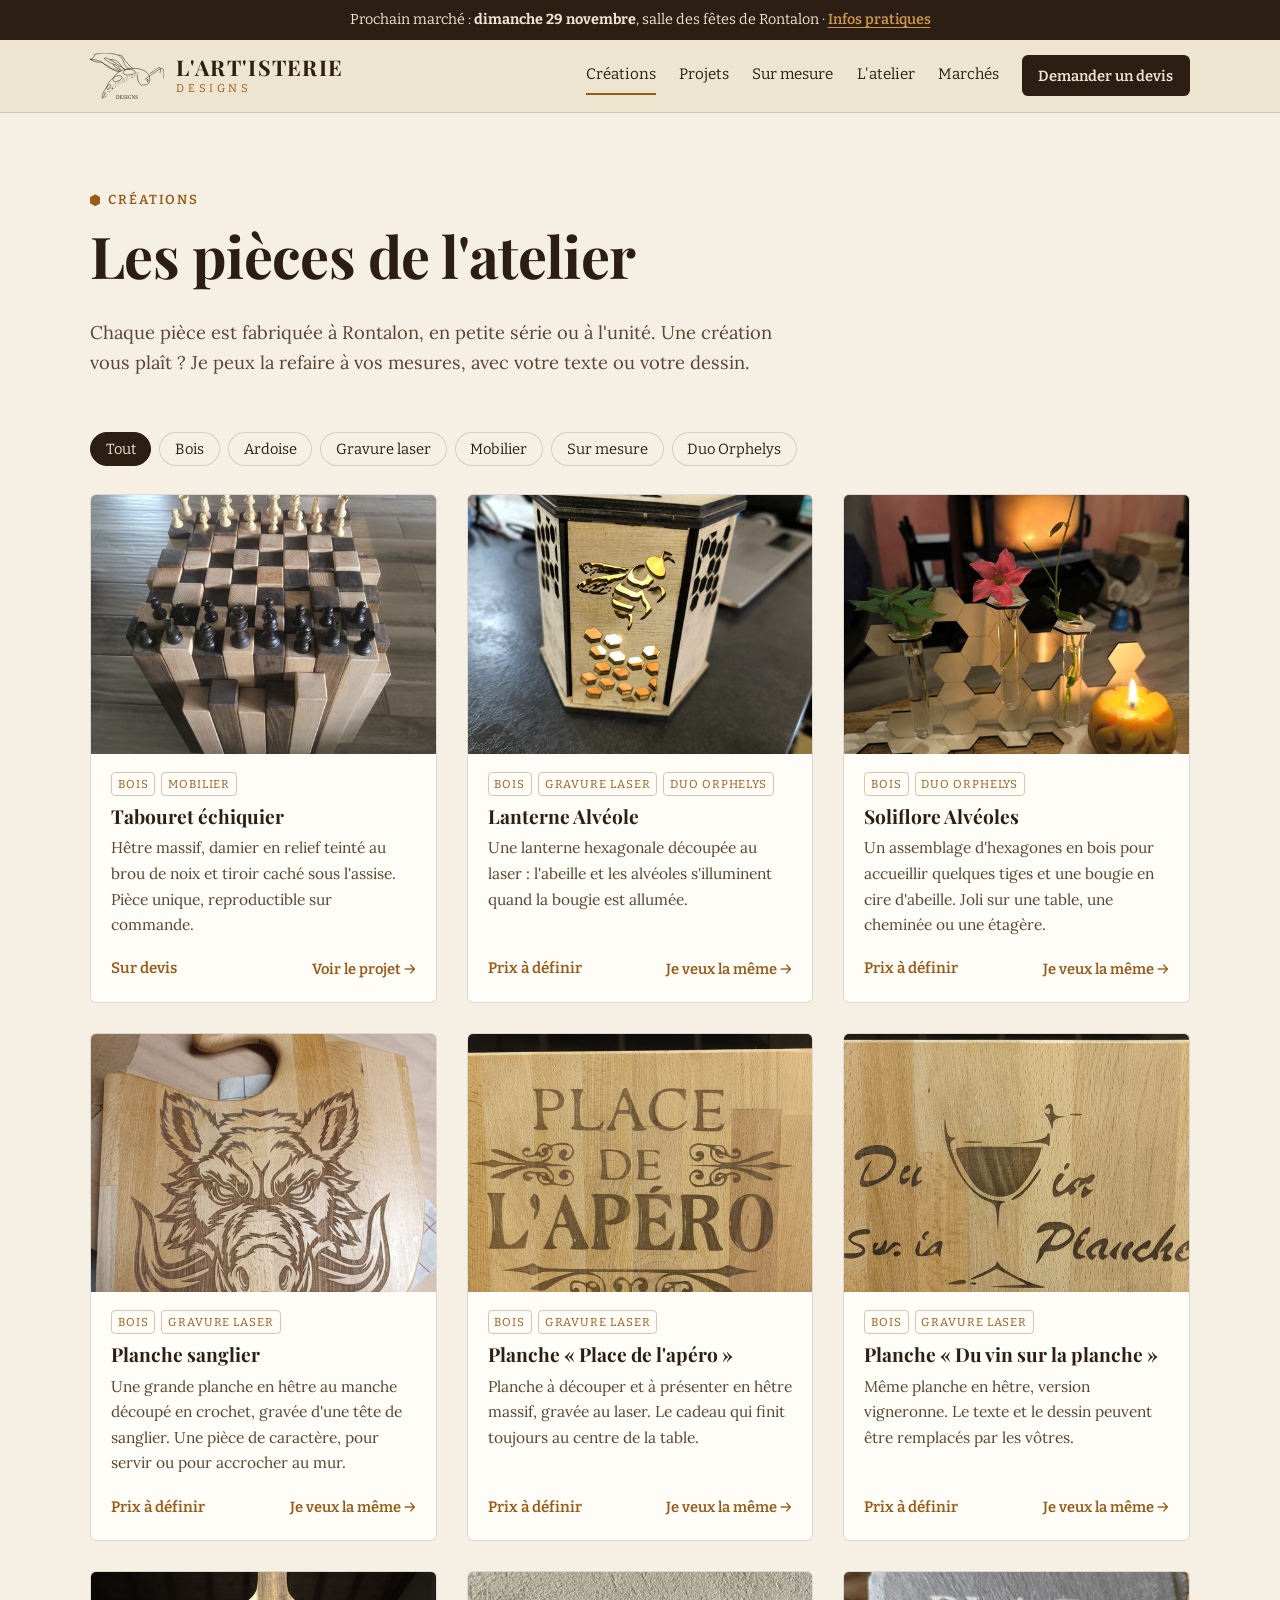
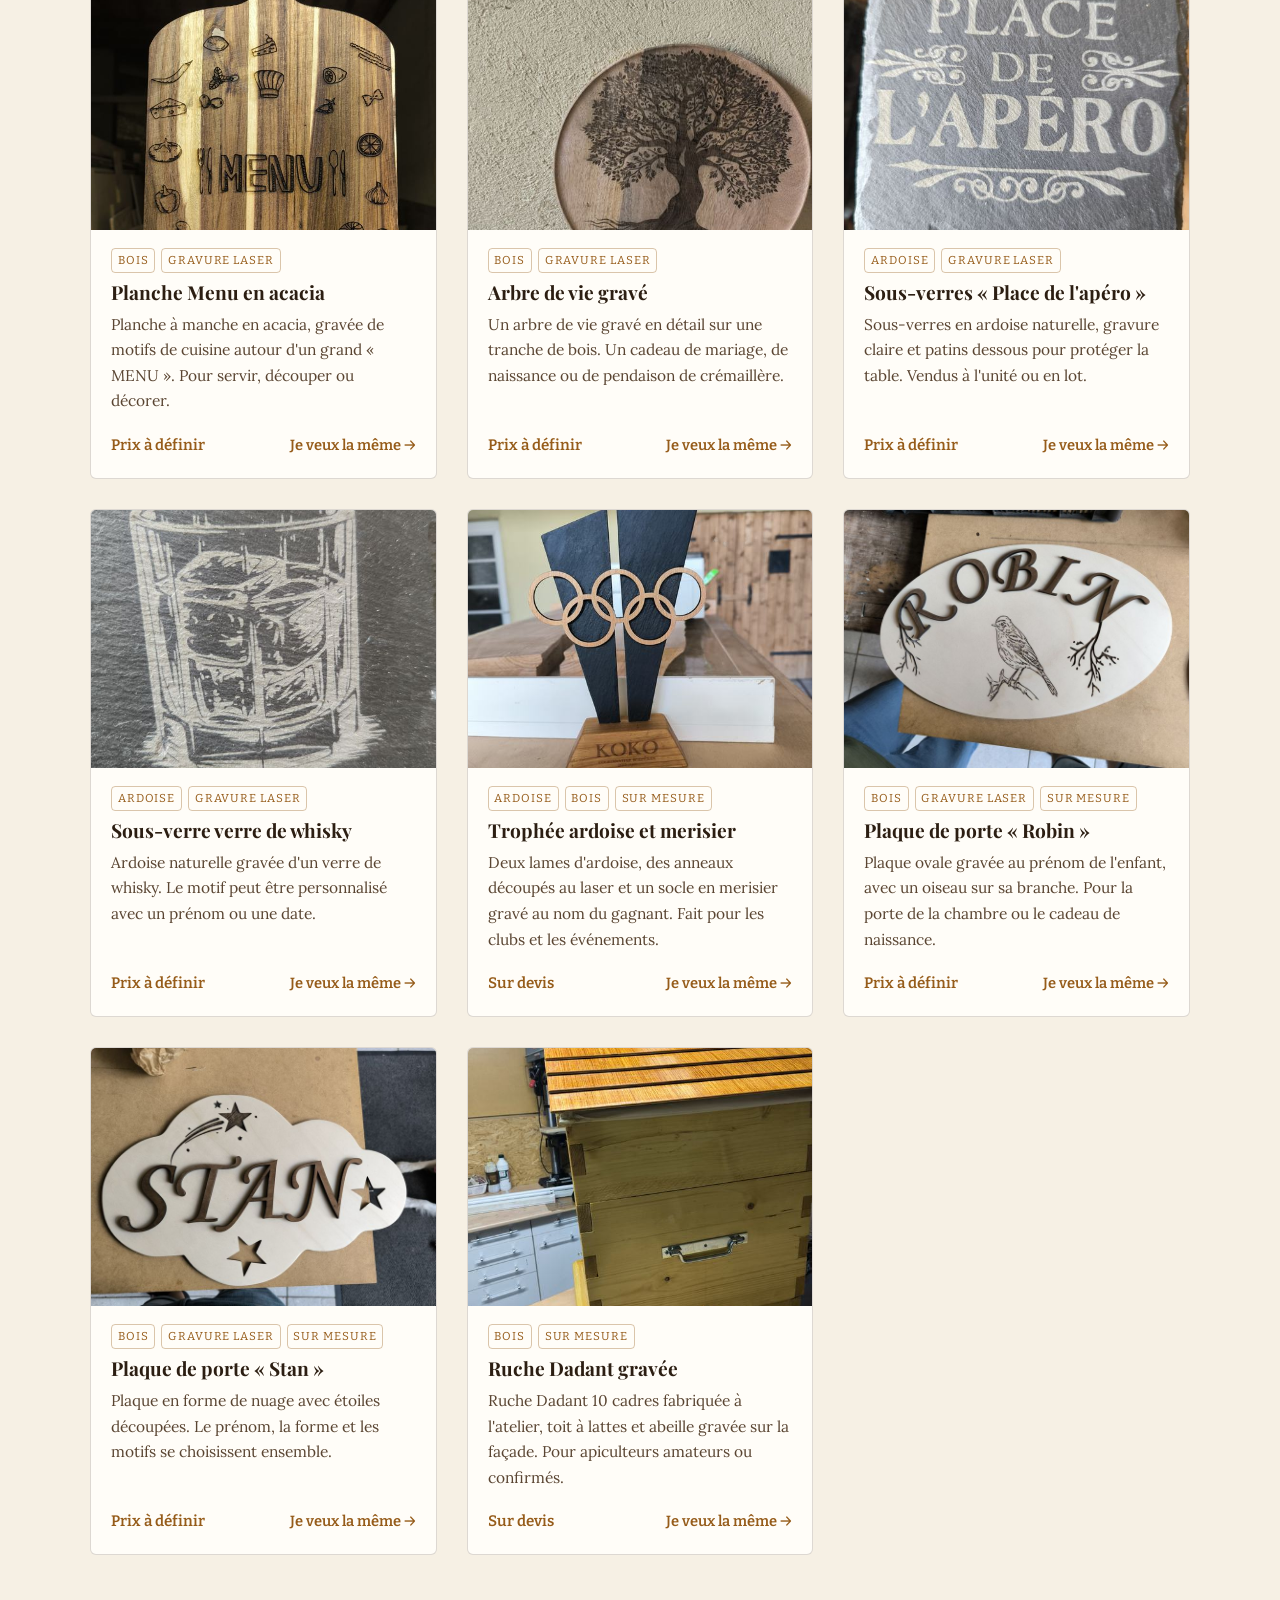
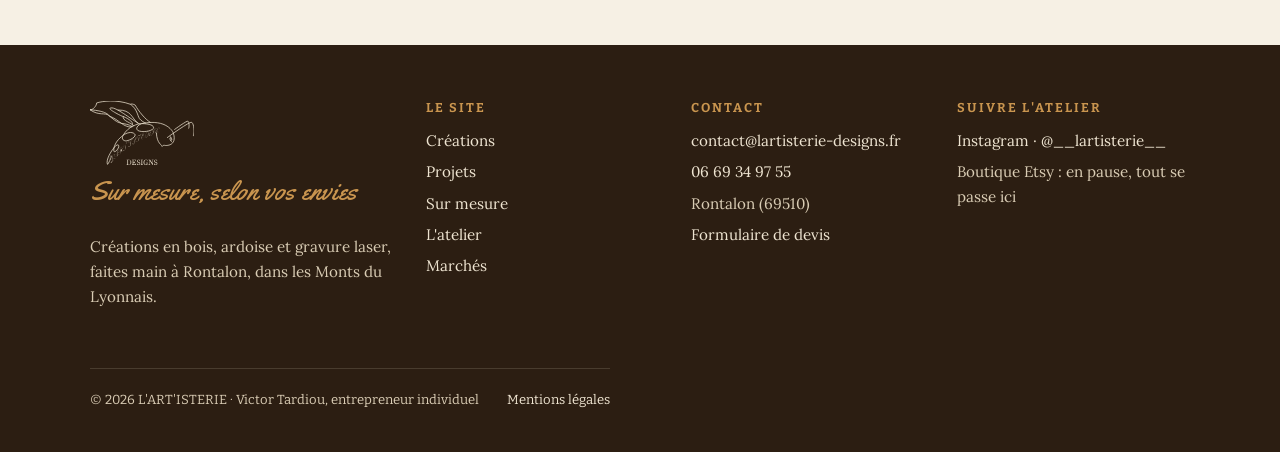
<file: creations.html>
<!DOCTYPE html>
<html lang="fr">
<head>
<meta charset="utf-8">
<meta name="viewport" content="width=device-width, initial-scale=1">
<title>Créations en bois et ardoise gravés · L&#x27;ART&#x27;ISTERIE</title>
<meta name="description" content="Planches gravées, lanternes alvéoles, sous-verres en ardoise, trophées et mobilier fabriqués à la main à Rontalon.">
<meta property="og:title" content="Créations en bois et ardoise gravés · L&#x27;ART&#x27;ISTERIE">
<meta property="og:description" content="Planches gravées, lanternes alvéoles, sous-verres en ardoise, trophées et mobilier fabriqués à la main à Rontalon.">
<meta property="og:type" content="website">
<meta property="og:locale" content="fr_FR">
<meta property="og:image" content="img/ruche-village.jpg">

<link rel="icon" href="img/favicon.svg" type="image/svg+xml">
<link rel="preconnect" href="https://fonts.googleapis.com">
<link rel="preconnect" href="https://fonts.gstatic.com" crossorigin>
<link rel="stylesheet" href="https://fonts.googleapis.com/css2?family=Bitter:wght@400;600&family=Lora:ital,wght@0,400;0,600;1,400&family=Playfair+Display:wght@700&family=Yellowtail&display=swap">
<link rel="stylesheet" href="css/style.css">
</head>
<body data-page="creations">
<p class="bandeau">Prochain marché : <strong>dimanche 29 novembre</strong>, salle des fêtes de Rontalon · <a href="marches.html">Infos pratiques</a></p>
<header class="entete">
  <div class="wrap">
    <a class="marque" href="index.html" aria-label="L'ART'ISTERIE, accueil">
      <img src="img/logo-brun.svg" alt="" width="74" height="46">
      <span><b>L'ART'ISTERIE</b><small>designs</small></span>
    </a>
    <button class="burger" type="button" aria-expanded="false" aria-controls="nav">Menu</button>
    <nav class="nav" id="nav" aria-label="Navigation principale"><a href="creations.html" aria-current="page">Créations</a><a href="projets.html">Projets</a><a href="sur-mesure.html">Sur mesure</a><a href="atelier.html">L'atelier</a><a href="marches.html">Marchés</a><a class="btn" href="sur-mesure.html#devis">Demander un devis</a></nav>
  </div>
</header>
<main>

<section class="entete-page">
  <div class="wrap">
    <p class="surtitre">Créations</p>
    <h1>Les pièces de l'atelier</h1>
    <p class="chapo">Chaque pièce est fabriquée à Rontalon, en petite série ou à l'unité. Une création vous plaît ? Je peux la refaire à vos mesures, avec votre texte ou votre dessin.</p>
  </div>
</section>
<section class="section" style="padding-top:0">
  <div class="wrap">
    <div class="filtres" role="group" aria-label="Filtrer par matière">
      <button class="filtre" type="button" data-filtre="tout" aria-pressed="true">Tout</button>
      <button class="filtre" type="button" data-filtre="bois" aria-pressed="false">Bois</button>
      <button class="filtre" type="button" data-filtre="ardoise" aria-pressed="false">Ardoise</button>
      <button class="filtre" type="button" data-filtre="gravure" aria-pressed="false">Gravure laser</button>
      <button class="filtre" type="button" data-filtre="mobilier" aria-pressed="false">Mobilier</button>
      <button class="filtre" type="button" data-filtre="surmesure" aria-pressed="false">Sur mesure</button>
      <button class="filtre" type="button" data-filtre="orphelys" aria-pressed="false">Duo Orphelys</button>
    </div>
    <div class="grille"><article class="carte" data-cat="bois mobilier">
  <div class="media"><img src="img/echiquier-pieces-2-sm.jpg" srcset="img/echiquier-pieces-2-sm.jpg 540w, img/echiquier-pieces-2.jpg 1350w" sizes="(max-width:640px) 100vw, 33vw" width="540" height="720" alt="Tabouret échiquier" loading="lazy" decoding="async"></div>
  <div class="corps">
    <div class="etiquettes"><span class="etiquette">Bois</span><span class="etiquette">Mobilier</span></div>
    <h3>Tabouret échiquier</h3>
    <p>Hêtre massif, damier en relief teinté au brou de noix et tiroir caché sous l'assise. Pièce unique, reproductible sur commande.</p>
    <div class="pied-carte"><span class="prix devis">Sur devis</span><a class="lien-fleche" href="projet-echiquier.html">Voir le projet</a></div>
  </div>
</article><article class="carte" data-cat="bois gravure orphelys">
  <div class="media"><img src="img/lanterne-alveole-sm.jpg" srcset="img/lanterne-alveole-sm.jpg 540w, img/lanterne-alveole.jpg 1350w" sizes="(max-width:640px) 100vw, 33vw" width="540" height="720" alt="Lanterne Alvéole" loading="lazy" decoding="async"></div>
  <div class="corps">
    <div class="etiquettes"><span class="etiquette">Bois</span><span class="etiquette">Gravure laser</span><span class="etiquette">Duo Orphelys</span></div>
    <h3>Lanterne Alvéole</h3>
    <p>Une lanterne hexagonale découpée au laser : l'abeille et les alvéoles s'illuminent quand la bougie est allumée.</p>
    <div class="pied-carte"><span class="prix devis">Prix à définir</span><a class="lien-fleche" href="sur-mesure.html#devis" data-piece="Lanterne Alvéole">Je veux la même</a></div>
  </div>
</article><article class="carte" data-cat="bois orphelys">
  <div class="media"><img src="img/soliflore-bougie-2-sm.jpg" srcset="img/soliflore-bougie-2-sm.jpg 540w, img/soliflore-bougie-2.jpg 1350w" sizes="(max-width:640px) 100vw, 33vw" width="540" height="720" alt="Soliflore Alvéoles" loading="lazy" decoding="async"></div>
  <div class="corps">
    <div class="etiquettes"><span class="etiquette">Bois</span><span class="etiquette">Duo Orphelys</span></div>
    <h3>Soliflore Alvéoles</h3>
    <p>Un assemblage d'hexagones en bois pour accueillir quelques tiges et une bougie en cire d'abeille. Joli sur une table, une cheminée ou une étagère.</p>
    <div class="pied-carte"><span class="prix devis">Prix à définir</span><a class="lien-fleche" href="sur-mesure.html#devis" data-piece="Soliflore Alvéoles">Je veux la même</a></div>
  </div>
</article><article class="carte" data-cat="bois gravure">
  <div class="media"><img src="img/planche-sanglier-sm.jpg" srcset="img/planche-sanglier-sm.jpg 540w, img/planche-sanglier.jpg 1350w" sizes="(max-width:640px) 100vw, 33vw" width="540" height="720" alt="Planche sanglier" loading="lazy" decoding="async"></div>
  <div class="corps">
    <div class="etiquettes"><span class="etiquette">Bois</span><span class="etiquette">Gravure laser</span></div>
    <h3>Planche sanglier</h3>
    <p>Une grande planche en hêtre au manche découpé en crochet, gravée d'une tête de sanglier. Une pièce de caractère, pour servir ou pour accrocher au mur.</p>
    <div class="pied-carte"><span class="prix devis">Prix à définir</span><a class="lien-fleche" href="sur-mesure.html#devis" data-piece="Planche sanglier">Je veux la même</a></div>
  </div>
</article><article class="carte" data-cat="bois gravure">
  <div class="media"><img src="img/planche-apero-sm.jpg" srcset="img/planche-apero-sm.jpg 675w, img/planche-apero.jpg 1688w" sizes="(max-width:640px) 100vw, 33vw" width="675" height="720" alt="Planche « Place de l&#x27;apéro »" loading="lazy" decoding="async"></div>
  <div class="corps">
    <div class="etiquettes"><span class="etiquette">Bois</span><span class="etiquette">Gravure laser</span></div>
    <h3>Planche « Place de l'apéro »</h3>
    <p>Planche à découper et à présenter en hêtre massif, gravée au laser. Le cadeau qui finit toujours au centre de la table.</p>
    <div class="pied-carte"><span class="prix devis">Prix à définir</span><a class="lien-fleche" href="sur-mesure.html#devis" data-piece="Planche « Place de l&#x27;apéro »">Je veux la même</a></div>
  </div>
</article><article class="carte" data-cat="bois gravure">
  <div class="media"><img src="img/planche-vin-sm.jpg" srcset="img/planche-vin-sm.jpg 675w, img/planche-vin.jpg 1688w" sizes="(max-width:640px) 100vw, 33vw" width="675" height="720" alt="Planche « Du vin sur la planche »" loading="lazy" decoding="async"></div>
  <div class="corps">
    <div class="etiquettes"><span class="etiquette">Bois</span><span class="etiquette">Gravure laser</span></div>
    <h3>Planche « Du vin sur la planche »</h3>
    <p>Même planche en hêtre, version vigneronne. Le texte et le dessin peuvent être remplacés par les vôtres.</p>
    <div class="pied-carte"><span class="prix devis">Prix à définir</span><a class="lien-fleche" href="sur-mesure.html#devis" data-piece="Planche « Du vin sur la planche »">Je veux la même</a></div>
  </div>
</article><article class="carte" data-cat="bois gravure">
  <div class="media"><img src="img/planche-menu-sm.jpg" srcset="img/planche-menu-sm.jpg 659w, img/planche-menu.jpg 1647w" sizes="(max-width:640px) 100vw, 33vw" width="659" height="720" alt="Planche Menu en acacia" loading="lazy" decoding="async"></div>
  <div class="corps">
    <div class="etiquettes"><span class="etiquette">Bois</span><span class="etiquette">Gravure laser</span></div>
    <h3>Planche Menu en acacia</h3>
    <p>Planche à manche en acacia, gravée de motifs de cuisine autour d'un grand « MENU ». Pour servir, découper ou décorer.</p>
    <div class="pied-carte"><span class="prix devis">Prix à définir</span><a class="lien-fleche" href="sur-mesure.html#devis" data-piece="Planche Menu en acacia">Je veux la même</a></div>
  </div>
</article><article class="carte" data-cat="bois gravure">
  <div class="media"><img src="img/arbre-de-vie-rondin-sm.jpg" srcset="img/arbre-de-vie-rondin-sm.jpg 470w, img/arbre-de-vie-rondin.jpg 882w" sizes="(max-width:640px) 100vw, 33vw" width="470" height="720" alt="Arbre de vie gravé" loading="lazy" decoding="async"></div>
  <div class="corps">
    <div class="etiquettes"><span class="etiquette">Bois</span><span class="etiquette">Gravure laser</span></div>
    <h3>Arbre de vie gravé</h3>
    <p>Un arbre de vie gravé en détail sur une tranche de bois. Un cadeau de mariage, de naissance ou de pendaison de crémaillère.</p>
    <div class="pied-carte"><span class="prix devis">Prix à définir</span><a class="lien-fleche" href="sur-mesure.html#devis" data-piece="Arbre de vie gravé">Je veux la même</a></div>
  </div>
</article><article class="carte" data-cat="ardoise gravure">
  <div class="media"><img src="img/ardoise-apero-sm.jpg" srcset="img/ardoise-apero-sm.jpg 540w, img/ardoise-apero.jpg 1350w" sizes="(max-width:640px) 100vw, 33vw" width="540" height="720" alt="Sous-verres « Place de l&#x27;apéro »" loading="lazy" decoding="async"></div>
  <div class="corps">
    <div class="etiquettes"><span class="etiquette">Ardoise</span><span class="etiquette">Gravure laser</span></div>
    <h3>Sous-verres « Place de l'apéro »</h3>
    <p>Sous-verres en ardoise naturelle, gravure claire et patins dessous pour protéger la table. Vendus à l'unité ou en lot.</p>
    <div class="pied-carte"><span class="prix devis">Prix à définir</span><a class="lien-fleche" href="sur-mesure.html#devis" data-piece="Sous-verres « Place de l&#x27;apéro »">Je veux la même</a></div>
  </div>
</article><article class="carte" data-cat="ardoise gravure">
  <div class="media"><img src="img/ardoise-whisky-sm.jpg" srcset="img/ardoise-whisky-sm.jpg 540w, img/ardoise-whisky.jpg 1350w" sizes="(max-width:640px) 100vw, 33vw" width="540" height="720" alt="Sous-verre verre de whisky" loading="lazy" decoding="async"></div>
  <div class="corps">
    <div class="etiquettes"><span class="etiquette">Ardoise</span><span class="etiquette">Gravure laser</span></div>
    <h3>Sous-verre verre de whisky</h3>
    <p>Ardoise naturelle gravée d'un verre de whisky. Le motif peut être personnalisé avec un prénom ou une date.</p>
    <div class="pied-carte"><span class="prix devis">Prix à définir</span><a class="lien-fleche" href="sur-mesure.html#devis" data-piece="Sous-verre verre de whisky">Je veux la même</a></div>
  </div>
</article><article class="carte" data-cat="ardoise bois gravure surmesure">
  <div class="media"><img src="img/trophee-ardoise-sm.jpg" srcset="img/trophee-ardoise-sm.jpg 540w, img/trophee-ardoise.jpg 1350w" sizes="(max-width:640px) 100vw, 33vw" width="540" height="720" alt="Trophée ardoise et merisier" loading="lazy" decoding="async"></div>
  <div class="corps">
    <div class="etiquettes"><span class="etiquette">Ardoise</span><span class="etiquette">Bois</span><span class="etiquette">Sur mesure</span></div>
    <h3>Trophée ardoise et merisier</h3>
    <p>Deux lames d'ardoise, des anneaux découpés au laser et un socle en merisier gravé au nom du gagnant. Fait pour les clubs et les événements.</p>
    <div class="pied-carte"><span class="prix devis">Sur devis</span><a class="lien-fleche" href="sur-mesure.html#devis" data-piece="Trophée ardoise et merisier">Je veux la même</a></div>
  </div>
</article><article class="carte" data-cat="bois gravure surmesure">
  <div class="media"><img src="img/prenom-robin-sm.jpg" srcset="img/prenom-robin-sm.jpg 720w, img/prenom-robin.jpg 1800w" sizes="(max-width:640px) 100vw, 33vw" width="720" height="540" alt="Plaque de porte « Robin »" loading="lazy" decoding="async"></div>
  <div class="corps">
    <div class="etiquettes"><span class="etiquette">Bois</span><span class="etiquette">Gravure laser</span><span class="etiquette">Sur mesure</span></div>
    <h3>Plaque de porte « Robin »</h3>
    <p>Plaque ovale gravée au prénom de l'enfant, avec un oiseau sur sa branche. Pour la porte de la chambre ou le cadeau de naissance.</p>
    <div class="pied-carte"><span class="prix devis">Prix à définir</span><a class="lien-fleche" href="sur-mesure.html#devis" data-piece="Plaque de porte « Robin »">Je veux la même</a></div>
  </div>
</article><article class="carte" data-cat="bois gravure surmesure">
  <div class="media"><img src="img/prenom-stan-sm.jpg" srcset="img/prenom-stan-sm.jpg 720w, img/prenom-stan.jpg 1800w" sizes="(max-width:640px) 100vw, 33vw" width="720" height="540" alt="Plaque de porte « Stan »" loading="lazy" decoding="async"></div>
  <div class="corps">
    <div class="etiquettes"><span class="etiquette">Bois</span><span class="etiquette">Gravure laser</span><span class="etiquette">Sur mesure</span></div>
    <h3>Plaque de porte « Stan »</h3>
    <p>Plaque en forme de nuage avec étoiles découpées. Le prénom, la forme et les motifs se choisissent ensemble.</p>
    <div class="pied-carte"><span class="prix devis">Prix à définir</span><a class="lien-fleche" href="sur-mesure.html#devis" data-piece="Plaque de porte « Stan »">Je veux la même</a></div>
  </div>
</article><article class="carte" data-cat="bois surmesure">
  <div class="media"><img src="img/ruche-dadant-sm.jpg" srcset="img/ruche-dadant-sm.jpg 540w, img/ruche-dadant.jpg 1350w" sizes="(max-width:640px) 100vw, 33vw" width="540" height="720" alt="Ruche Dadant gravée" loading="lazy" decoding="async"></div>
  <div class="corps">
    <div class="etiquettes"><span class="etiquette">Bois</span><span class="etiquette">Sur mesure</span></div>
    <h3>Ruche Dadant gravée</h3>
    <p>Ruche Dadant 10 cadres fabriquée à l'atelier, toit à lattes et abeille gravée sur la façade. Pour apiculteurs amateurs ou confirmés.</p>
    <div class="pied-carte"><span class="prix devis">Sur devis</span><a class="lien-fleche" href="sur-mesure.html#devis" data-piece="Ruche Dadant gravée">Je veux la même</a></div>
  </div>
</article></div>
  </div>
</section>

</main>
<footer class="pied">
  <div class="wrap">
    <div>
      <img class="logo-pied" src="img/logo-lin.svg" alt="" width="103" height="64">
      <p class="script">Sur mesure, selon vos envies</p>
      <p>Créations en bois, ardoise et gravure laser, faites main à Rontalon, dans les Monts du Lyonnais.</p>
    </div>
    <div>
      <h3>Le site</h3>
      <ul><li><a href="creations.html">Créations</a></li><li><a href="projets.html">Projets</a></li><li><a href="sur-mesure.html">Sur mesure</a></li><li><a href="atelier.html">L'atelier</a></li><li><a href="marches.html">Marchés</a></li></ul>
    </div>
    <div>
      <h3>Contact</h3>
      <ul>
        <li><a href="mailto:contact@lartisterie-designs.fr">contact@lartisterie-designs.fr</a></li>
        <li><a href="tel:+33669349755">06 69 34 97 55</a></li>
        <li>Rontalon (69510)</li>
        <li><a href="sur-mesure.html#devis">Formulaire de devis</a></li>
      </ul>
    </div>
    <div>
      <h3>Suivre l'atelier</h3>
      <ul>
        <li><a href="https://www.instagram.com/__lartisterie__/">Instagram · @__lartisterie__</a></li>
        <li>Boutique Etsy : en pause, tout se passe ici</li>
      </ul>
    </div>
    <p class="mentions"><span>© <span id="annee">2026</span> L'ART'ISTERIE · Victor Tardiou, entrepreneur individuel</span><a href="mentions-legales.html">Mentions légales</a></p>
  </div>
</footer>
<script src="js/main.js"></script>
</body>
</html>
</file>
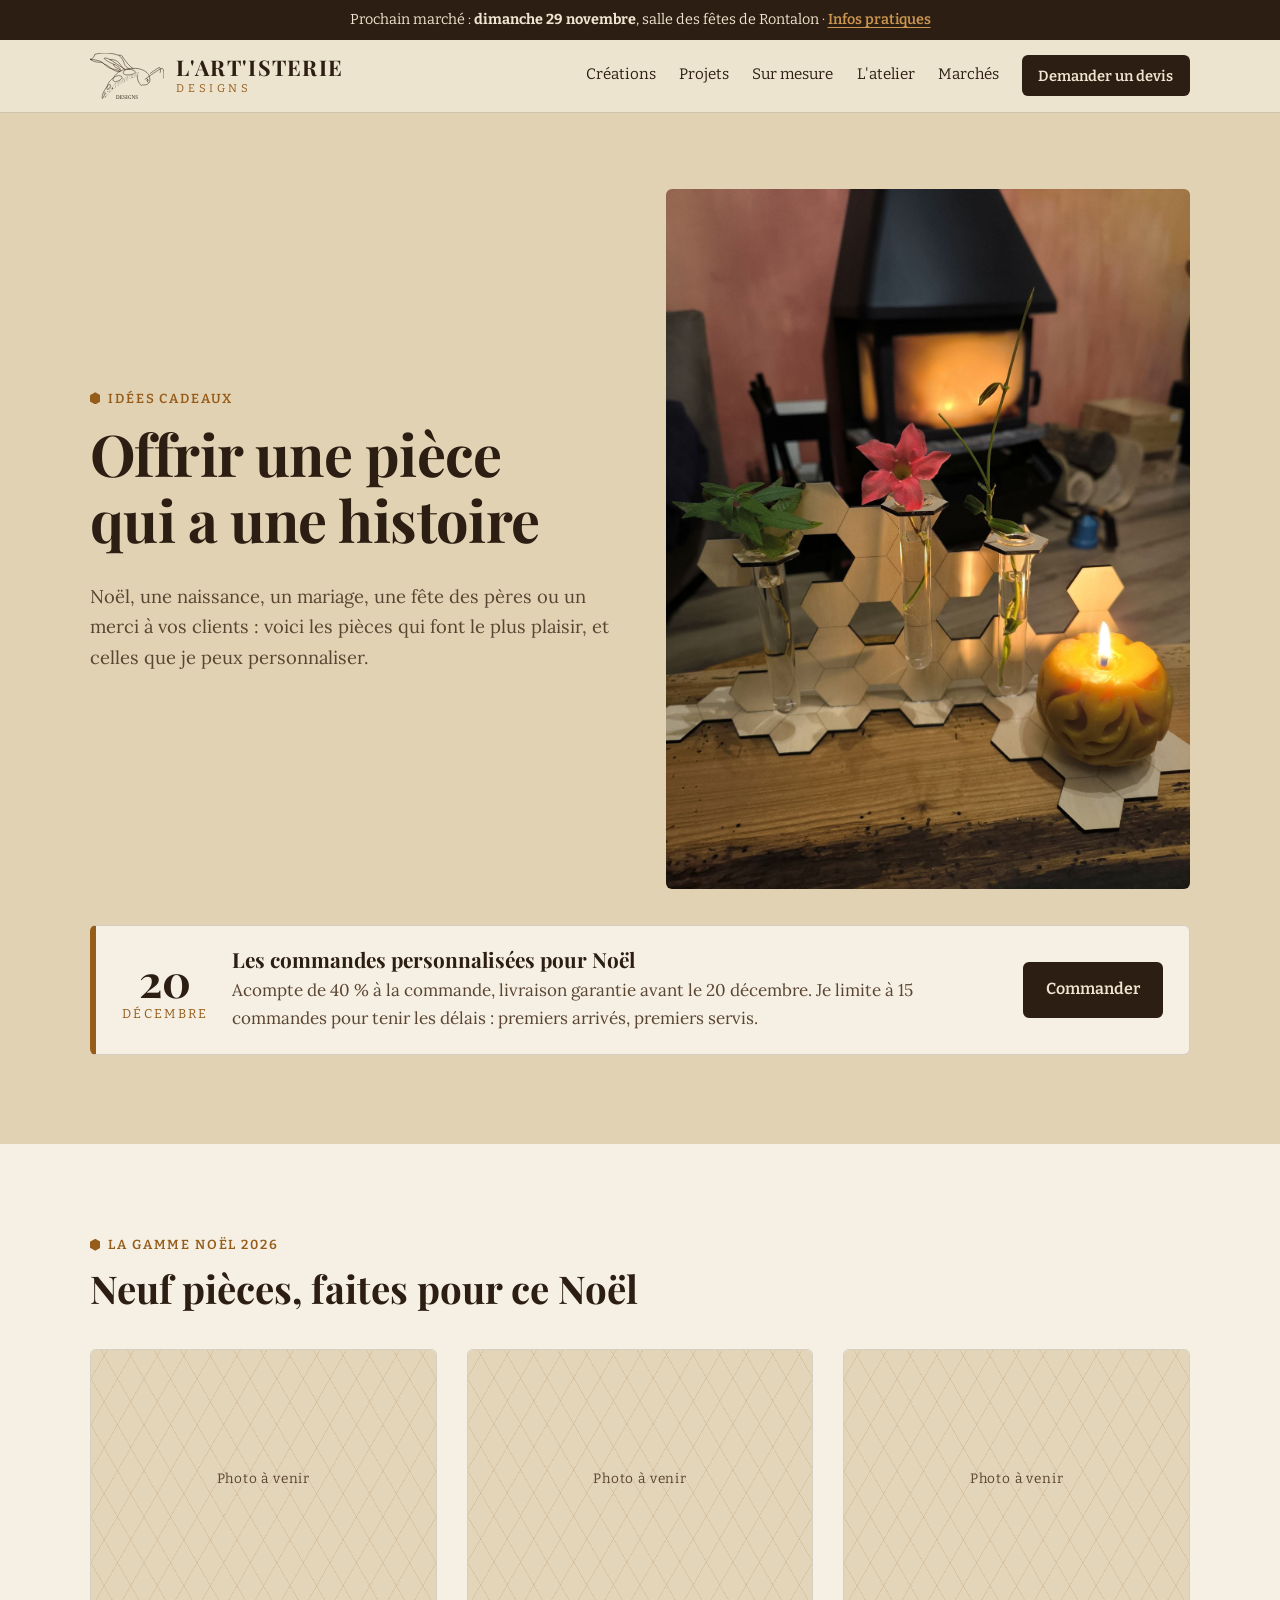
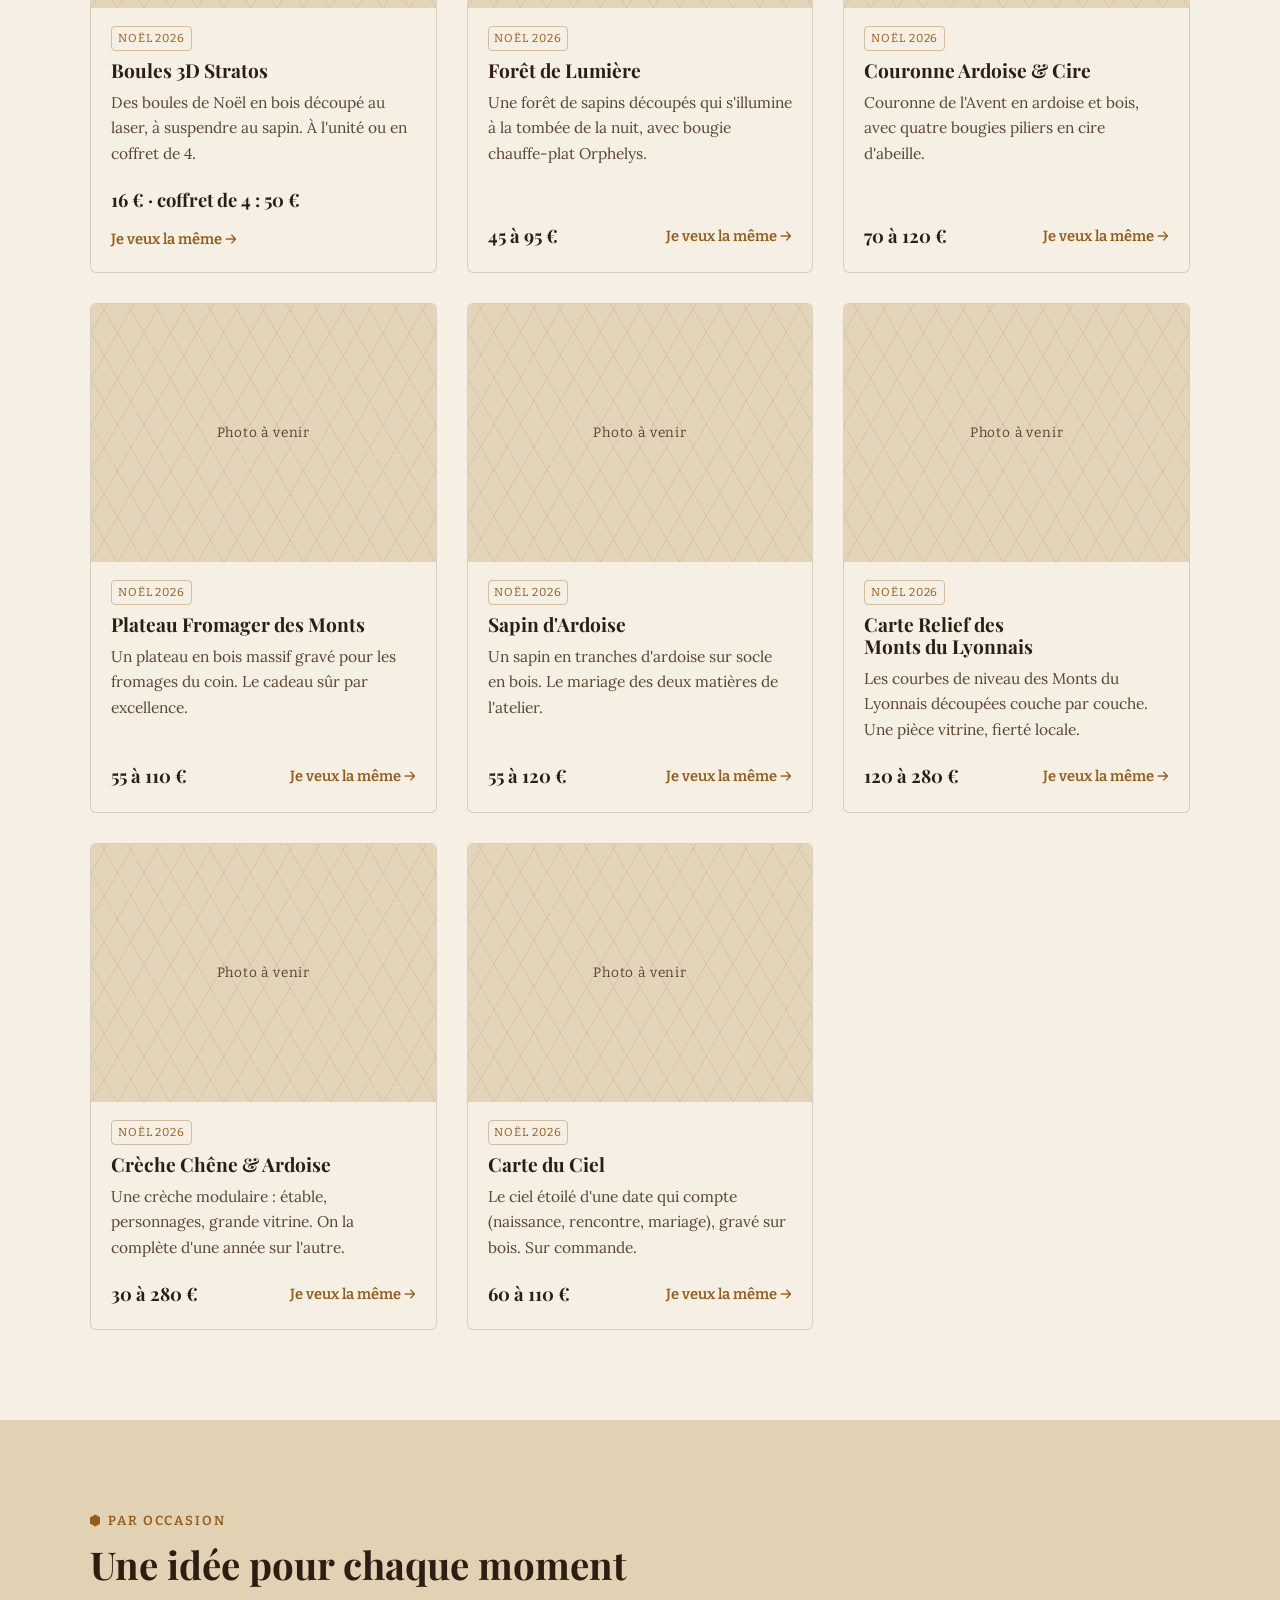
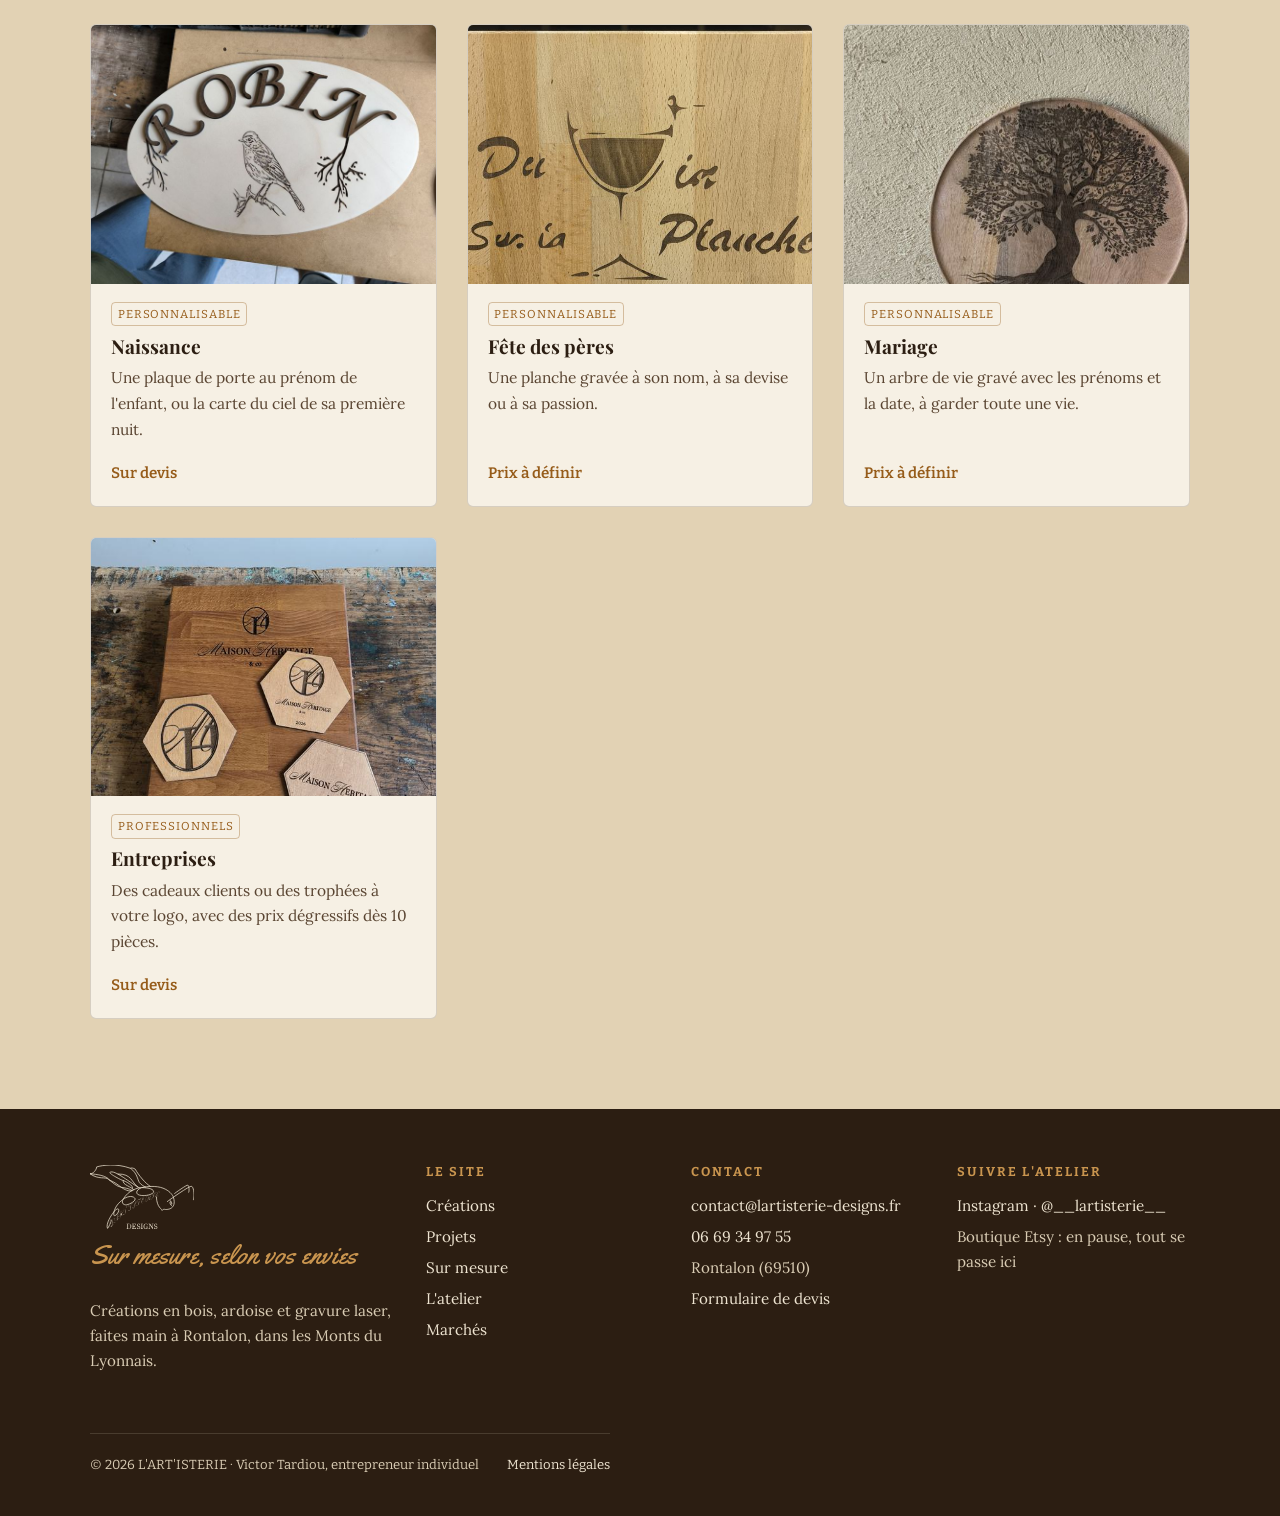
<file: idees-cadeaux.html>
<!DOCTYPE html>
<html lang="fr">
<head>
<meta charset="utf-8">
<meta name="viewport" content="width=device-width, initial-scale=1">
<title>Idées cadeaux artisanales · L&#x27;ART&#x27;ISTERIE</title>
<meta name="description" content="Idées cadeaux de Noël, naissance, mariage et entreprise : pièces artisanales en bois et ardoise gravées à Rontalon.">
<meta property="og:title" content="Idées cadeaux artisanales · L&#x27;ART&#x27;ISTERIE">
<meta property="og:description" content="Idées cadeaux de Noël, naissance, mariage et entreprise : pièces artisanales en bois et ardoise gravées à Rontalon.">
<meta property="og:type" content="website">
<meta property="og:locale" content="fr_FR">
<meta property="og:image" content="img/ruche-village.jpg">

<link rel="icon" href="img/favicon.svg" type="image/svg+xml">
<link rel="preconnect" href="https://fonts.googleapis.com">
<link rel="preconnect" href="https://fonts.gstatic.com" crossorigin>
<link rel="stylesheet" href="https://fonts.googleapis.com/css2?family=Bitter:wght@400;600&family=Lora:ital,wght@0,400;0,600;1,400&family=Playfair+Display:wght@700&family=Yellowtail&display=swap">
<link rel="stylesheet" href="css/style.css">
</head>
<body data-page="idees-cadeaux">
<p class="bandeau">Prochain marché : <strong>dimanche 29 novembre</strong>, salle des fêtes de Rontalon · <a href="marches.html">Infos pratiques</a></p>
<header class="entete">
  <div class="wrap">
    <a class="marque" href="index.html" aria-label="L'ART'ISTERIE, accueil">
      <img src="img/logo-brun.svg" alt="" width="74" height="46">
      <span><b>L'ART'ISTERIE</b><small>designs</small></span>
    </a>
    <button class="burger" type="button" aria-expanded="false" aria-controls="nav">Menu</button>
    <nav class="nav" id="nav" aria-label="Navigation principale"><a href="creations.html">Créations</a><a href="projets.html">Projets</a><a href="sur-mesure.html">Sur mesure</a><a href="atelier.html">L'atelier</a><a href="marches.html">Marchés</a><a class="btn" href="sur-mesure.html#devis">Demander un devis</a></nav>
  </div>
</header>
<main>

<section class="entete-page">
  <div class="wrap duo">
    <div>
      <p class="surtitre">Idées cadeaux</p>
      <h1>Offrir une pièce qui a une histoire</h1>
      <p class="chapo">Noël, une naissance, un mariage, une fête des pères ou un merci à vos clients : voici les pièces qui font le plus plaisir, et celles que je peux personnaliser.</p>
    </div>
    <div><img src="img/soliflore-bougie-2-sm.jpg" srcset="img/soliflore-bougie-2-sm.jpg 540w, img/soliflore-bougie-2.jpg 1350w" sizes="(max-width:700px) 100vw, 50vw" width="540" height="720" alt="Soliflore en alvéoles et bougie en cire d&#x27;abeille devant un poêle allumé" fetchpriority="high"></div>
  </div>
</section>
<section class="section" style="padding-top:0">
  <div class="wrap">
    <div class="marche-carte">
      <div class="date-bloc"><b>20</b><span>décembre</span></div>
      <div><h3>Les commandes personnalisées pour Noël</h3><p>Acompte de 40 % à la commande, livraison garantie avant le 20 décembre. Je limite à 15 commandes pour tenir les délais : premiers arrivés, premiers servis.</p></div>
      <a class="btn" href="sur-mesure.html#devis">Commander</a>
    </div>
  </div>
</section>
<section class="section papier">
  <div class="wrap">
    <div class="tete"><p class="surtitre">La gamme Noël 2026</p><h2>Neuf pièces, faites pour ce Noël</h2></div>
    <div class="grille"><article class="carte" data-cat="">
  <div class="photo-a-venir">Photo à venir</div>
  <div class="corps">
    <div class="etiquettes"><span class="etiquette">Noël 2026</span></div>
    <h3>Boules 3D Stratos</h3>
    <p>Des boules de Noël en bois découpé au laser, à suspendre au sapin. À l'unité ou en coffret de 4.</p>
    <div class="pied-carte"><span class="prix">16 € · coffret de 4 : 50 €</span><a class="lien-fleche" href="sur-mesure.html#devis" data-piece="Boules 3D Stratos">Je veux la même</a></div>
  </div>
</article><article class="carte" data-cat="">
  <div class="photo-a-venir">Photo à venir</div>
  <div class="corps">
    <div class="etiquettes"><span class="etiquette">Noël 2026</span></div>
    <h3>Forêt de Lumière</h3>
    <p>Une forêt de sapins découpés qui s'illumine à la tombée de la nuit, avec bougie chauffe-plat Orphelys.</p>
    <div class="pied-carte"><span class="prix">45 à 95 €</span><a class="lien-fleche" href="sur-mesure.html#devis" data-piece="Forêt de Lumière">Je veux la même</a></div>
  </div>
</article><article class="carte" data-cat="">
  <div class="photo-a-venir">Photo à venir</div>
  <div class="corps">
    <div class="etiquettes"><span class="etiquette">Noël 2026</span></div>
    <h3>Couronne Ardoise & Cire</h3>
    <p>Couronne de l'Avent en ardoise et bois, avec quatre bougies piliers en cire d'abeille.</p>
    <div class="pied-carte"><span class="prix">70 à 120 €</span><a class="lien-fleche" href="sur-mesure.html#devis" data-piece="Couronne Ardoise &amp; Cire">Je veux la même</a></div>
  </div>
</article><article class="carte" data-cat="">
  <div class="photo-a-venir">Photo à venir</div>
  <div class="corps">
    <div class="etiquettes"><span class="etiquette">Noël 2026</span></div>
    <h3>Plateau Fromager des Monts</h3>
    <p>Un plateau en bois massif gravé pour les fromages du coin. Le cadeau sûr par excellence.</p>
    <div class="pied-carte"><span class="prix">55 à 110 €</span><a class="lien-fleche" href="sur-mesure.html#devis" data-piece="Plateau Fromager des Monts">Je veux la même</a></div>
  </div>
</article><article class="carte" data-cat="">
  <div class="photo-a-venir">Photo à venir</div>
  <div class="corps">
    <div class="etiquettes"><span class="etiquette">Noël 2026</span></div>
    <h3>Sapin d'Ardoise</h3>
    <p>Un sapin en tranches d'ardoise sur socle en bois. Le mariage des deux matières de l'atelier.</p>
    <div class="pied-carte"><span class="prix">55 à 120 €</span><a class="lien-fleche" href="sur-mesure.html#devis" data-piece="Sapin d&#x27;Ardoise">Je veux la même</a></div>
  </div>
</article><article class="carte" data-cat="">
  <div class="photo-a-venir">Photo à venir</div>
  <div class="corps">
    <div class="etiquettes"><span class="etiquette">Noël 2026</span></div>
    <h3>Carte Relief des Monts du Lyonnais</h3>
    <p>Les courbes de niveau des Monts du Lyonnais découpées couche par couche. Une pièce vitrine, fierté locale.</p>
    <div class="pied-carte"><span class="prix">120 à 280 €</span><a class="lien-fleche" href="sur-mesure.html#devis" data-piece="Carte Relief des Monts du Lyonnais">Je veux la même</a></div>
  </div>
</article><article class="carte" data-cat="">
  <div class="photo-a-venir">Photo à venir</div>
  <div class="corps">
    <div class="etiquettes"><span class="etiquette">Noël 2026</span></div>
    <h3>Crèche Chêne & Ardoise</h3>
    <p>Une crèche modulaire : étable, personnages, grande vitrine. On la complète d'une année sur l'autre.</p>
    <div class="pied-carte"><span class="prix">30 à 280 €</span><a class="lien-fleche" href="sur-mesure.html#devis" data-piece="Crèche Chêne &amp; Ardoise">Je veux la même</a></div>
  </div>
</article><article class="carte" data-cat="">
  <div class="photo-a-venir">Photo à venir</div>
  <div class="corps">
    <div class="etiquettes"><span class="etiquette">Noël 2026</span></div>
    <h3>Carte du Ciel</h3>
    <p>Le ciel étoilé d'une date qui compte (naissance, rencontre, mariage), gravé sur bois. Sur commande.</p>
    <div class="pied-carte"><span class="prix">60 à 110 €</span><a class="lien-fleche" href="sur-mesure.html#devis" data-piece="Carte du Ciel">Je veux la même</a></div>
  </div>
</article></div>
  </div>
</section>
<section class="section">
  <div class="wrap">
    <div class="tete"><p class="surtitre">Par occasion</p><h2>Une idée pour chaque moment</h2></div>
    <div class="grille">
      <article class="carte" data-cat="">
  <div class="media"><img src="img/prenom-robin-sm.jpg" srcset="img/prenom-robin-sm.jpg 720w, img/prenom-robin.jpg 1800w" sizes="(max-width:640px) 100vw, 33vw" width="720" height="540" alt="Naissance" loading="lazy" decoding="async"></div>
  <div class="corps">
    <div class="etiquettes"><span class="etiquette">Personnalisable</span></div>
    <h3>Naissance</h3>
    <p>Une plaque de porte au prénom de l'enfant, ou la carte du ciel de sa première nuit.</p>
    <div class="pied-carte"><span class="prix devis">Sur devis</span></div>
  </div>
</article>
      <article class="carte" data-cat="">
  <div class="media"><img src="img/planche-vin-sm.jpg" srcset="img/planche-vin-sm.jpg 675w, img/planche-vin.jpg 1688w" sizes="(max-width:640px) 100vw, 33vw" width="675" height="720" alt="Fête des pères" loading="lazy" decoding="async"></div>
  <div class="corps">
    <div class="etiquettes"><span class="etiquette">Personnalisable</span></div>
    <h3>Fête des pères</h3>
    <p>Une planche gravée à son nom, à sa devise ou à sa passion.</p>
    <div class="pied-carte"><span class="prix devis">Prix à définir</span></div>
  </div>
</article>
      <article class="carte" data-cat="">
  <div class="media"><img src="img/arbre-de-vie-rondin-sm.jpg" srcset="img/arbre-de-vie-rondin-sm.jpg 470w, img/arbre-de-vie-rondin.jpg 882w" sizes="(max-width:640px) 100vw, 33vw" width="470" height="720" alt="Mariage" loading="lazy" decoding="async"></div>
  <div class="corps">
    <div class="etiquettes"><span class="etiquette">Personnalisable</span></div>
    <h3>Mariage</h3>
    <p>Un arbre de vie gravé avec les prénoms et la date, à garder toute une vie.</p>
    <div class="pied-carte"><span class="prix devis">Prix à définir</span></div>
  </div>
</article>
      <article class="carte" data-cat="">
  <div class="media"><img src="img/maison-heritage-sm.jpg" srcset="img/maison-heritage-sm.jpg 540w, img/maison-heritage.jpg 1350w" sizes="(max-width:640px) 100vw, 33vw" width="540" height="720" alt="Entreprises" loading="lazy" decoding="async"></div>
  <div class="corps">
    <div class="etiquettes"><span class="etiquette">Professionnels</span></div>
    <h3>Entreprises</h3>
    <p>Des cadeaux clients ou des trophées à votre logo, avec des prix dégressifs dès 10 pièces.</p>
    <div class="pied-carte"><span class="prix devis">Sur devis</span></div>
  </div>
</article>
    </div>
  </div>
</section>

</main>
<footer class="pied">
  <div class="wrap">
    <div>
      <img class="logo-pied" src="img/logo-lin.svg" alt="" width="103" height="64">
      <p class="script">Sur mesure, selon vos envies</p>
      <p>Créations en bois, ardoise et gravure laser, faites main à Rontalon, dans les Monts du Lyonnais.</p>
    </div>
    <div>
      <h3>Le site</h3>
      <ul><li><a href="creations.html">Créations</a></li><li><a href="projets.html">Projets</a></li><li><a href="sur-mesure.html">Sur mesure</a></li><li><a href="atelier.html">L'atelier</a></li><li><a href="marches.html">Marchés</a></li></ul>
    </div>
    <div>
      <h3>Contact</h3>
      <ul>
        <li><a href="mailto:contact@lartisterie-designs.fr">contact@lartisterie-designs.fr</a></li>
        <li><a href="tel:+33669349755">06 69 34 97 55</a></li>
        <li>Rontalon (69510)</li>
        <li><a href="sur-mesure.html#devis">Formulaire de devis</a></li>
      </ul>
    </div>
    <div>
      <h3>Suivre l'atelier</h3>
      <ul>
        <li><a href="https://www.instagram.com/__lartisterie__/">Instagram · @__lartisterie__</a></li>
        <li>Boutique Etsy : en pause, tout se passe ici</li>
      </ul>
    </div>
    <p class="mentions"><span>© <span id="annee">2026</span> L'ART'ISTERIE · Victor Tardiou, entrepreneur individuel</span><a href="mentions-legales.html">Mentions légales</a></p>
  </div>
</footer>
<script src="js/main.js"></script>
</body>
</html>
</file>
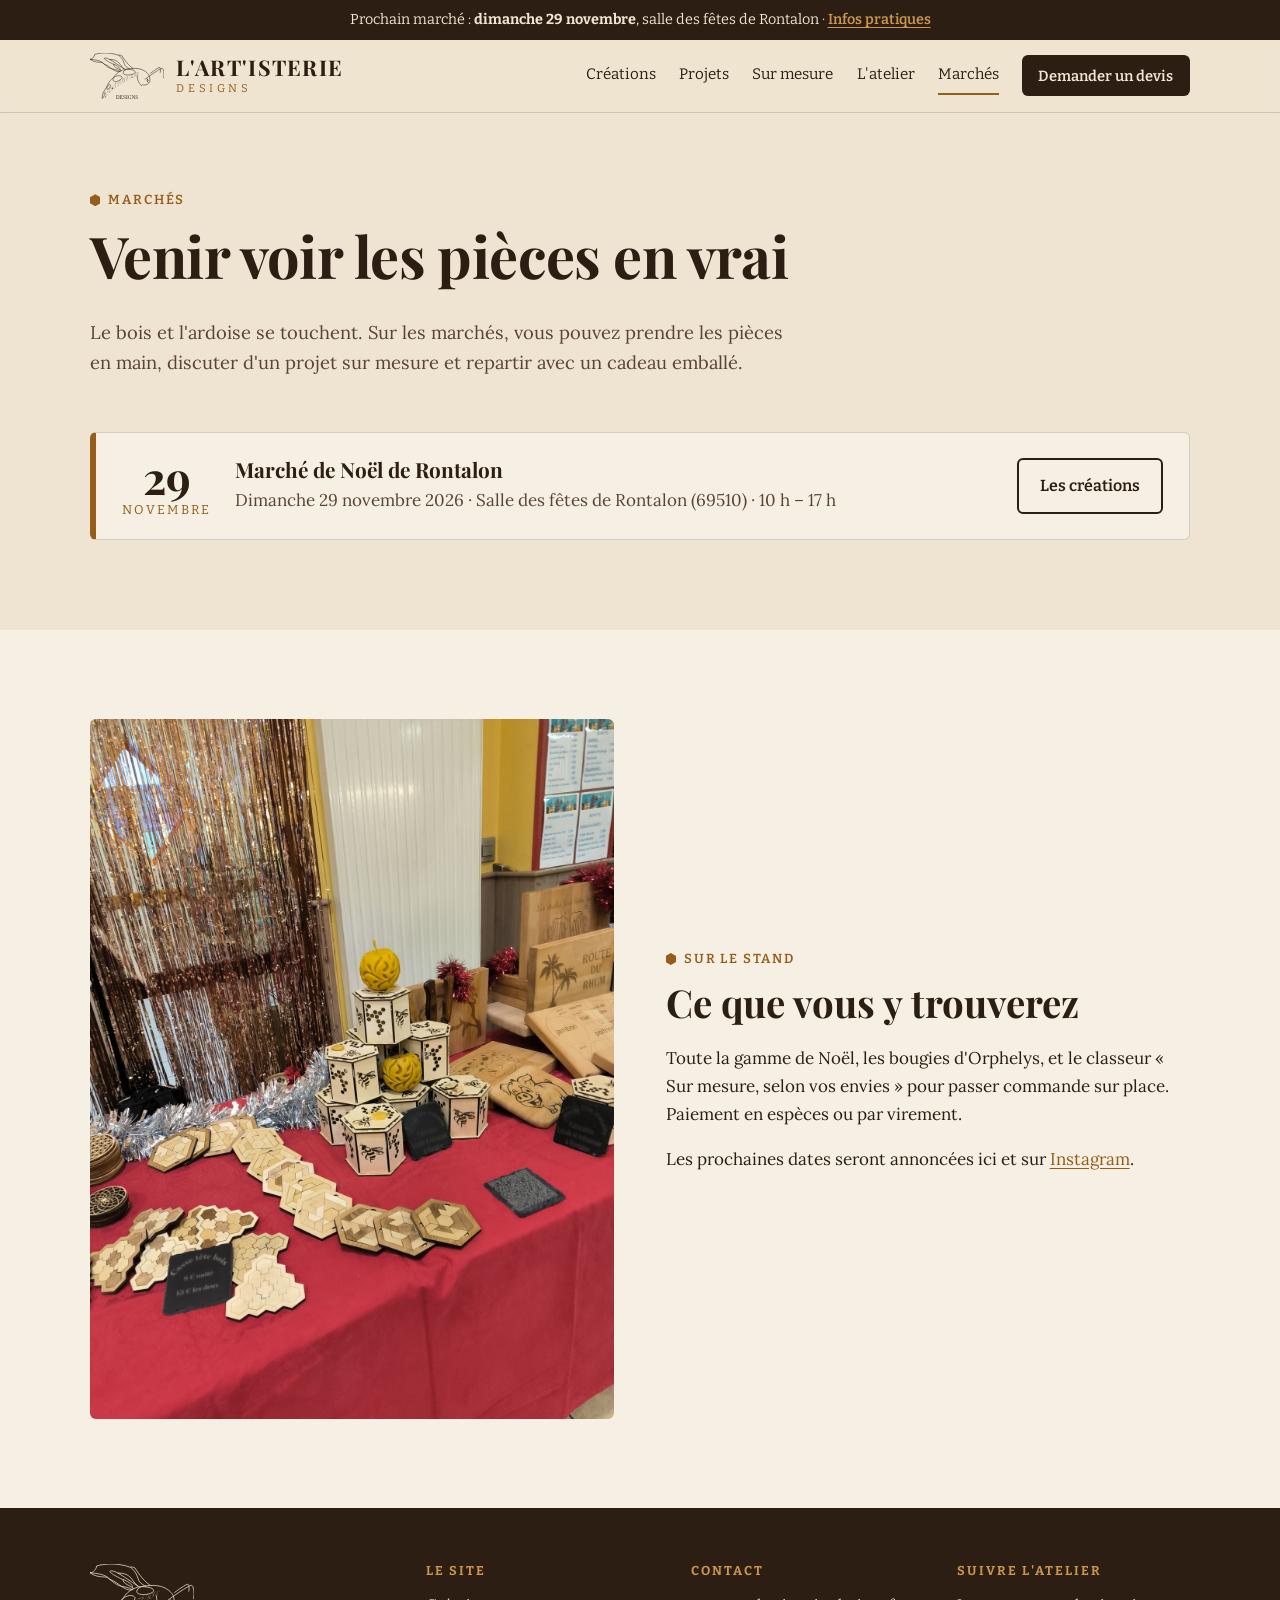
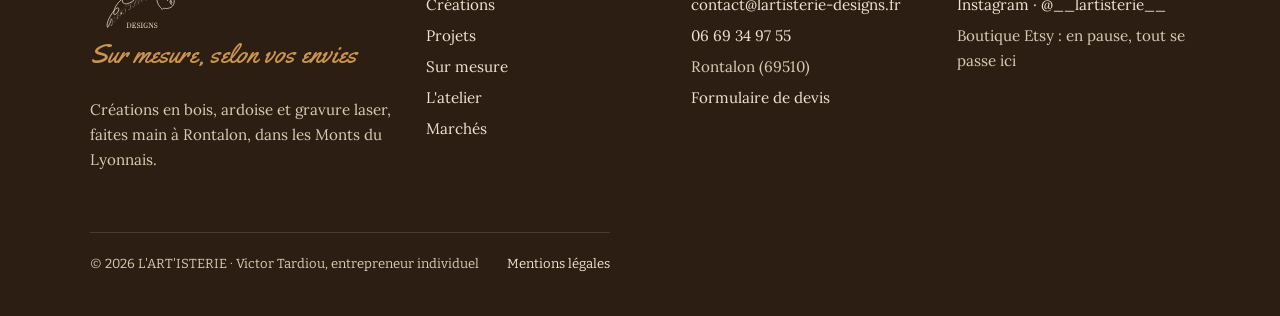
<file: marches.html>
<!DOCTYPE html>
<html lang="fr">
<head>
<meta charset="utf-8">
<meta name="viewport" content="width=device-width, initial-scale=1">
<title>Marchés et dates · L&#x27;ART&#x27;ISTERIE</title>
<meta name="description" content="Retrouvez L&#x27;ART&#x27;ISTERIE au marché de Noël de Rontalon le 29 novembre et sur les prochains marchés artisanaux.">
<meta property="og:title" content="Marchés et dates · L&#x27;ART&#x27;ISTERIE">
<meta property="og:description" content="Retrouvez L&#x27;ART&#x27;ISTERIE au marché de Noël de Rontalon le 29 novembre et sur les prochains marchés artisanaux.">
<meta property="og:type" content="website">
<meta property="og:locale" content="fr_FR">
<meta property="og:image" content="img/ruche-village.jpg">

<link rel="icon" href="img/favicon.svg" type="image/svg+xml">
<link rel="preconnect" href="https://fonts.googleapis.com">
<link rel="preconnect" href="https://fonts.gstatic.com" crossorigin>
<link rel="stylesheet" href="https://fonts.googleapis.com/css2?family=Bitter:wght@400;600&family=Lora:ital,wght@0,400;0,600;1,400&family=Playfair+Display:wght@700&family=Yellowtail&display=swap">
<link rel="stylesheet" href="css/style.css">
</head>
<body data-page="marches">
<p class="bandeau">Prochain marché : <strong>dimanche 29 novembre</strong>, salle des fêtes de Rontalon · <a href="marches.html">Infos pratiques</a></p>
<header class="entete">
  <div class="wrap">
    <a class="marque" href="index.html" aria-label="L'ART'ISTERIE, accueil">
      <img src="img/logo-brun.svg" alt="" width="74" height="46">
      <span><b>L'ART'ISTERIE</b><small>designs</small></span>
    </a>
    <button class="burger" type="button" aria-expanded="false" aria-controls="nav">Menu</button>
    <nav class="nav" id="nav" aria-label="Navigation principale"><a href="creations.html">Créations</a><a href="projets.html">Projets</a><a href="sur-mesure.html">Sur mesure</a><a href="atelier.html">L'atelier</a><a href="marches.html" aria-current="page">Marchés</a><a class="btn" href="sur-mesure.html#devis">Demander un devis</a></nav>
  </div>
</header>
<main>

<section class="entete-page">
  <div class="wrap">
    <p class="surtitre">Marchés</p>
    <h1>Venir voir les pièces en vrai</h1>
    <p class="chapo">Le bois et l'ardoise se touchent. Sur les marchés, vous pouvez prendre les pièces en main, discuter d'un projet sur mesure et repartir avec un cadeau emballé.</p>
  </div>
</section>
<section class="section" style="padding-top:0">
  <div class="wrap">
    <div class="marche-carte">
      <div class="date-bloc"><b>29</b><span>novembre</span></div>
      <div>
        <h3>Marché de Noël de Rontalon</h3>
        <p>Dimanche 29 novembre 2026 · Salle des fêtes de Rontalon (69510) · 10 h – 17 h</p>
      </div>
      <a class="btn clair" href="creations.html">Les créations</a>
    </div>
  </div>
</section>
<section class="section papier">
  <div class="wrap duo">
    <div><img src="img/stand-marche-sm.jpg" srcset="img/stand-marche-sm.jpg 540w, img/stand-marche.jpg 1350w" sizes="(max-width:700px) 100vw, 50vw" width="540" height="720" alt="Le stand L&#x27;ART&#x27;ISTERIE et Orphelys sur un marché de Noël" loading="lazy" decoding="async"></div>
    <div>
      <p class="surtitre">Sur le stand</p>
      <h2>Ce que vous y trouverez</h2>
      <p>Toute la gamme de Noël, les bougies d'Orphelys, et le classeur « Sur mesure, selon vos envies » pour passer commande sur place. Paiement en espèces ou par virement.</p>
      <p>Les prochaines dates seront annoncées ici et sur <a href="https://www.instagram.com/__lartisterie__/">Instagram</a>.</p>
    </div>
  </div>
</section>

</main>
<footer class="pied">
  <div class="wrap">
    <div>
      <img class="logo-pied" src="img/logo-lin.svg" alt="" width="103" height="64">
      <p class="script">Sur mesure, selon vos envies</p>
      <p>Créations en bois, ardoise et gravure laser, faites main à Rontalon, dans les Monts du Lyonnais.</p>
    </div>
    <div>
      <h3>Le site</h3>
      <ul><li><a href="creations.html">Créations</a></li><li><a href="projets.html">Projets</a></li><li><a href="sur-mesure.html">Sur mesure</a></li><li><a href="atelier.html">L'atelier</a></li><li><a href="marches.html">Marchés</a></li></ul>
    </div>
    <div>
      <h3>Contact</h3>
      <ul>
        <li><a href="mailto:contact@lartisterie-designs.fr">contact@lartisterie-designs.fr</a></li>
        <li><a href="tel:+33669349755">06 69 34 97 55</a></li>
        <li>Rontalon (69510)</li>
        <li><a href="sur-mesure.html#devis">Formulaire de devis</a></li>
      </ul>
    </div>
    <div>
      <h3>Suivre l'atelier</h3>
      <ul>
        <li><a href="https://www.instagram.com/__lartisterie__/">Instagram · @__lartisterie__</a></li>
        <li>Boutique Etsy : en pause, tout se passe ici</li>
      </ul>
    </div>
    <p class="mentions"><span>© <span id="annee">2026</span> L'ART'ISTERIE · Victor Tardiou, entrepreneur individuel</span><a href="mentions-legales.html">Mentions légales</a></p>
  </div>
</footer>
<script src="js/main.js"></script>
</body>
</html>
</file>
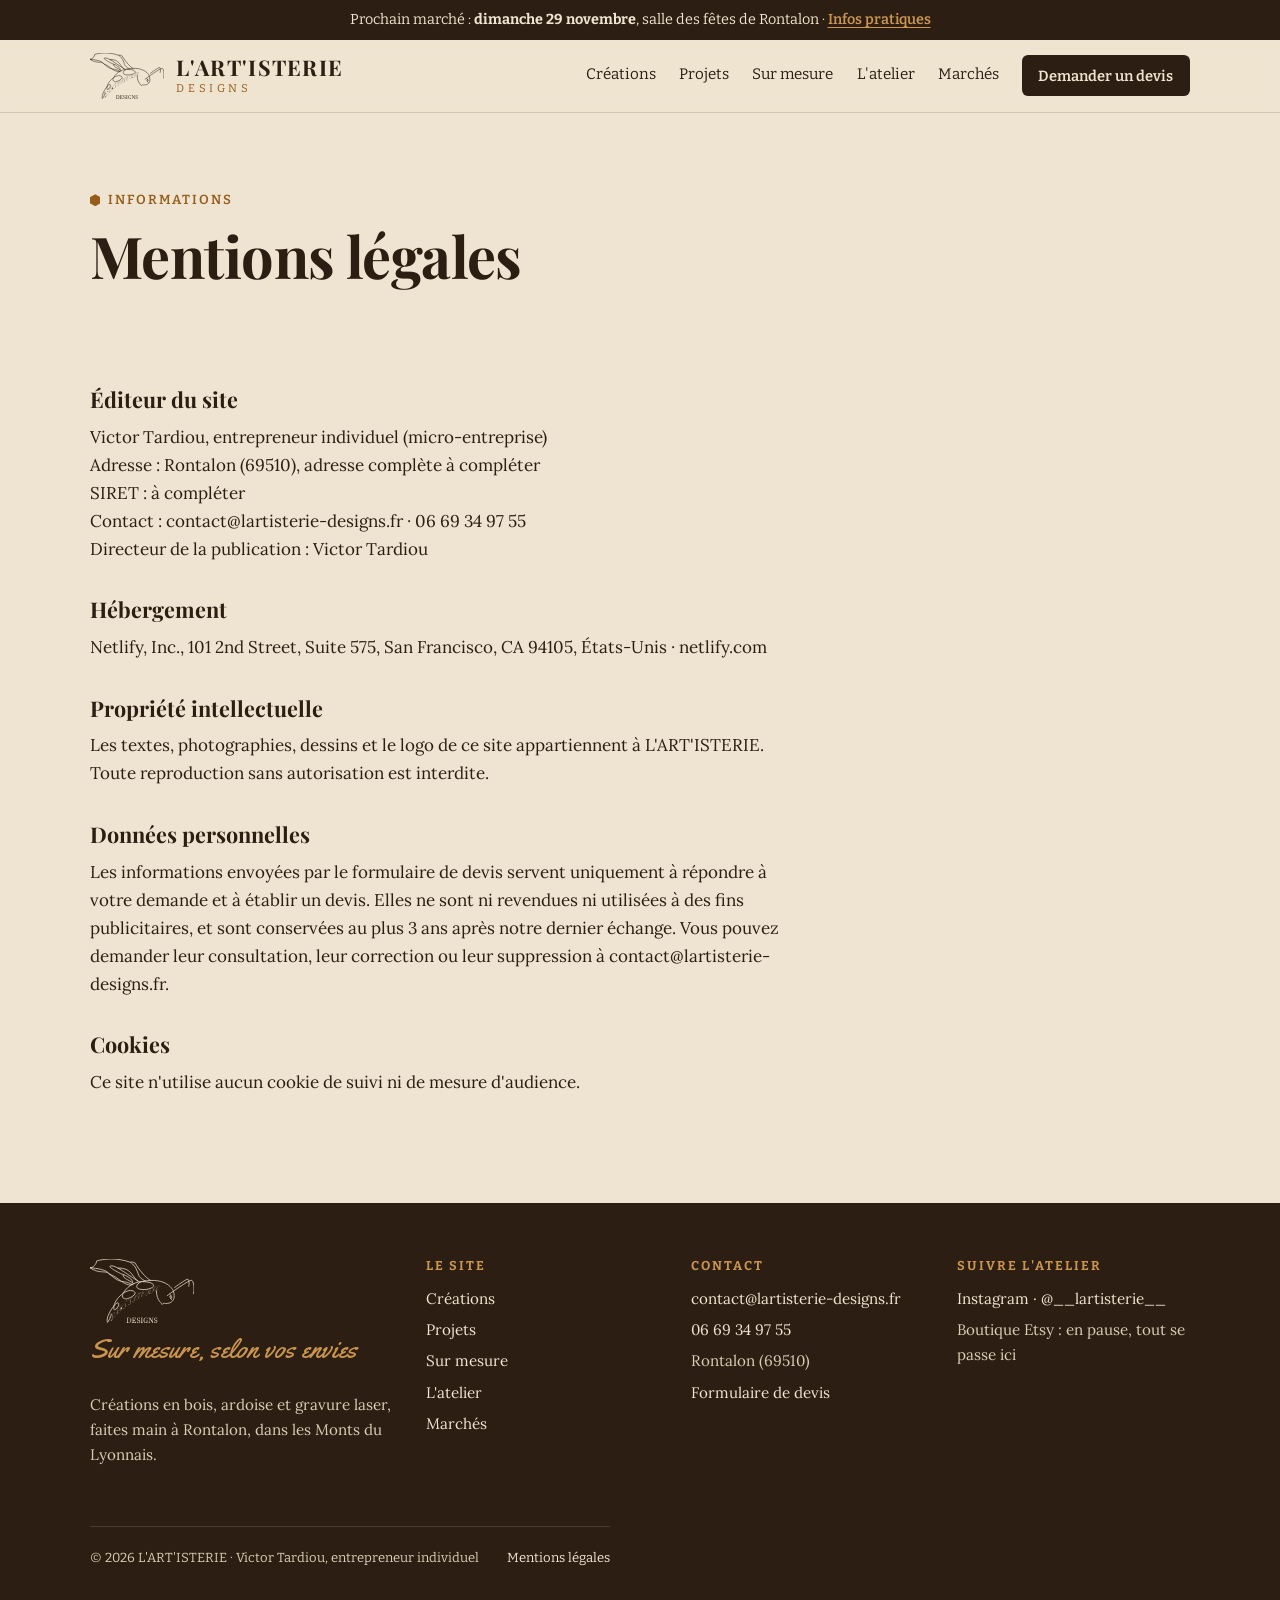
<file: mentions-legales.html>
<!DOCTYPE html>
<html lang="fr">
<head>
<meta charset="utf-8">
<meta name="viewport" content="width=device-width, initial-scale=1">
<title>Mentions légales · L&#x27;ART&#x27;ISTERIE</title>
<meta name="description" content="Mentions légales du site L&#x27;ART&#x27;ISTERIE.">
<meta property="og:title" content="Mentions légales · L&#x27;ART&#x27;ISTERIE">
<meta property="og:description" content="Mentions légales du site L&#x27;ART&#x27;ISTERIE.">
<meta property="og:type" content="website">
<meta property="og:locale" content="fr_FR">
<meta property="og:image" content="img/ruche-village.jpg">

<link rel="icon" href="img/favicon.svg" type="image/svg+xml">
<link rel="preconnect" href="https://fonts.googleapis.com">
<link rel="preconnect" href="https://fonts.gstatic.com" crossorigin>
<link rel="stylesheet" href="https://fonts.googleapis.com/css2?family=Bitter:wght@400;600&family=Lora:ital,wght@0,400;0,600;1,400&family=Playfair+Display:wght@700&family=Yellowtail&display=swap">
<link rel="stylesheet" href="css/style.css">
</head>
<body data-page="mentions">
<p class="bandeau">Prochain marché : <strong>dimanche 29 novembre</strong>, salle des fêtes de Rontalon · <a href="marches.html">Infos pratiques</a></p>
<header class="entete">
  <div class="wrap">
    <a class="marque" href="index.html" aria-label="L'ART'ISTERIE, accueil">
      <img src="img/logo-brun.svg" alt="" width="74" height="46">
      <span><b>L'ART'ISTERIE</b><small>designs</small></span>
    </a>
    <button class="burger" type="button" aria-expanded="false" aria-controls="nav">Menu</button>
    <nav class="nav" id="nav" aria-label="Navigation principale"><a href="creations.html">Créations</a><a href="projets.html">Projets</a><a href="sur-mesure.html">Sur mesure</a><a href="atelier.html">L'atelier</a><a href="marches.html">Marchés</a><a class="btn" href="sur-mesure.html#devis">Demander un devis</a></nav>
  </div>
</header>
<main>

<section class="entete-page"><div class="wrap"><p class="surtitre">Informations</p><h1>Mentions légales</h1></div></section>
<section class="section texte-legal" style="padding-top:0"><div class="wrap">
  <h2>Éditeur du site</h2>
  <p>Victor Tardiou, entrepreneur individuel (micro-entreprise)<br>Adresse : Rontalon (69510), adresse complète à compléter<br>SIRET : à compléter<br>Contact : contact@lartisterie-designs.fr · 06 69 34 97 55<br>Directeur de la publication : Victor Tardiou</p>
  <h2>Hébergement</h2>
  <p>Netlify, Inc., 101 2nd Street, Suite 575, San Francisco, CA 94105, États-Unis · netlify.com</p>
  <h2>Propriété intellectuelle</h2>
  <p>Les textes, photographies, dessins et le logo de ce site appartiennent à L'ART'ISTERIE. Toute reproduction sans autorisation est interdite.</p>
  <h2>Données personnelles</h2>
  <p>Les informations envoyées par le formulaire de devis servent uniquement à répondre à votre demande et à établir un devis. Elles ne sont ni revendues ni utilisées à des fins publicitaires, et sont conservées au plus 3 ans après notre dernier échange. Vous pouvez demander leur consultation, leur correction ou leur suppression à contact@lartisterie-designs.fr.</p>
  <h2>Cookies</h2>
  <p>Ce site n'utilise aucun cookie de suivi ni de mesure d'audience.</p>
</div></section>

</main>
<footer class="pied">
  <div class="wrap">
    <div>
      <img class="logo-pied" src="img/logo-lin.svg" alt="" width="103" height="64">
      <p class="script">Sur mesure, selon vos envies</p>
      <p>Créations en bois, ardoise et gravure laser, faites main à Rontalon, dans les Monts du Lyonnais.</p>
    </div>
    <div>
      <h3>Le site</h3>
      <ul><li><a href="creations.html">Créations</a></li><li><a href="projets.html">Projets</a></li><li><a href="sur-mesure.html">Sur mesure</a></li><li><a href="atelier.html">L'atelier</a></li><li><a href="marches.html">Marchés</a></li></ul>
    </div>
    <div>
      <h3>Contact</h3>
      <ul>
        <li><a href="mailto:contact@lartisterie-designs.fr">contact@lartisterie-designs.fr</a></li>
        <li><a href="tel:+33669349755">06 69 34 97 55</a></li>
        <li>Rontalon (69510)</li>
        <li><a href="sur-mesure.html#devis">Formulaire de devis</a></li>
      </ul>
    </div>
    <div>
      <h3>Suivre l'atelier</h3>
      <ul>
        <li><a href="https://www.instagram.com/__lartisterie__/">Instagram · @__lartisterie__</a></li>
        <li>Boutique Etsy : en pause, tout se passe ici</li>
      </ul>
    </div>
    <p class="mentions"><span>© <span id="annee">2026</span> L'ART'ISTERIE · Victor Tardiou, entrepreneur individuel</span><a href="mentions-legales.html">Mentions légales</a></p>
  </div>
</footer>
<script src="js/main.js"></script>
</body>
</html>
</file>
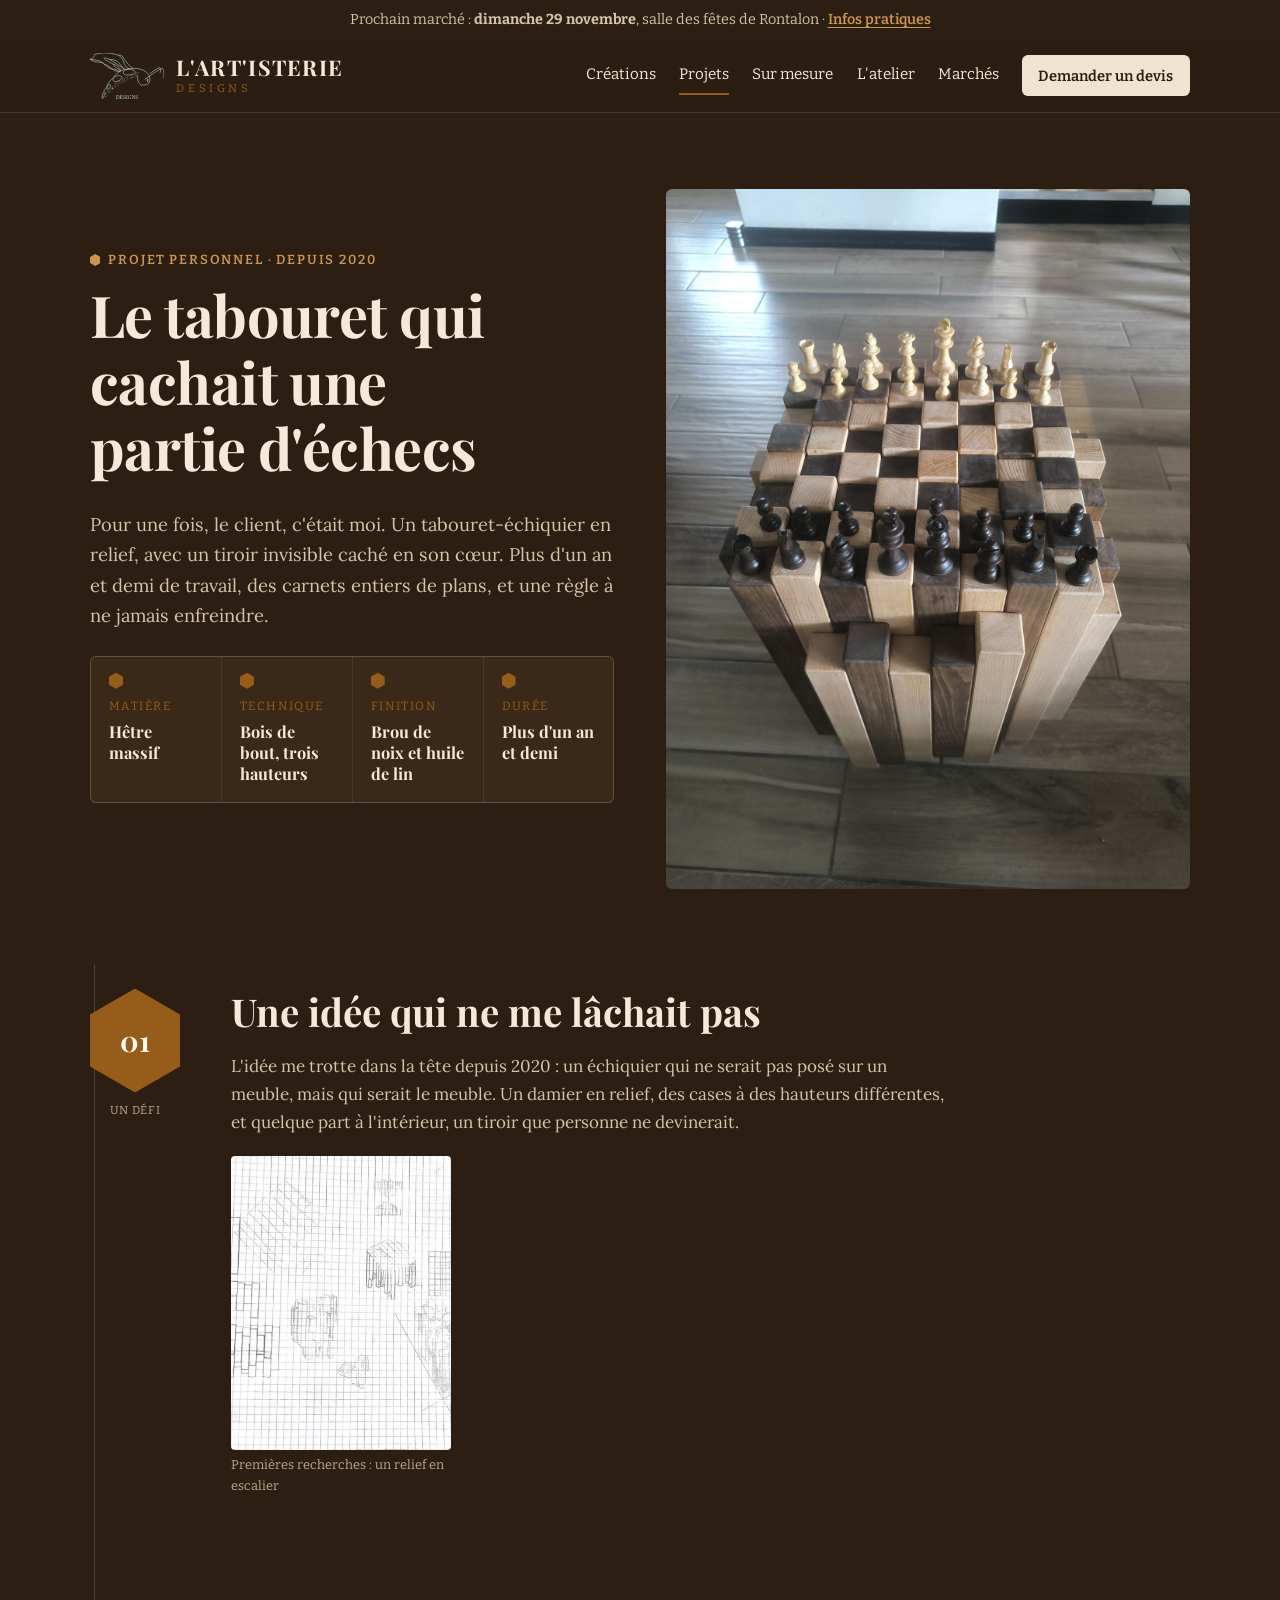
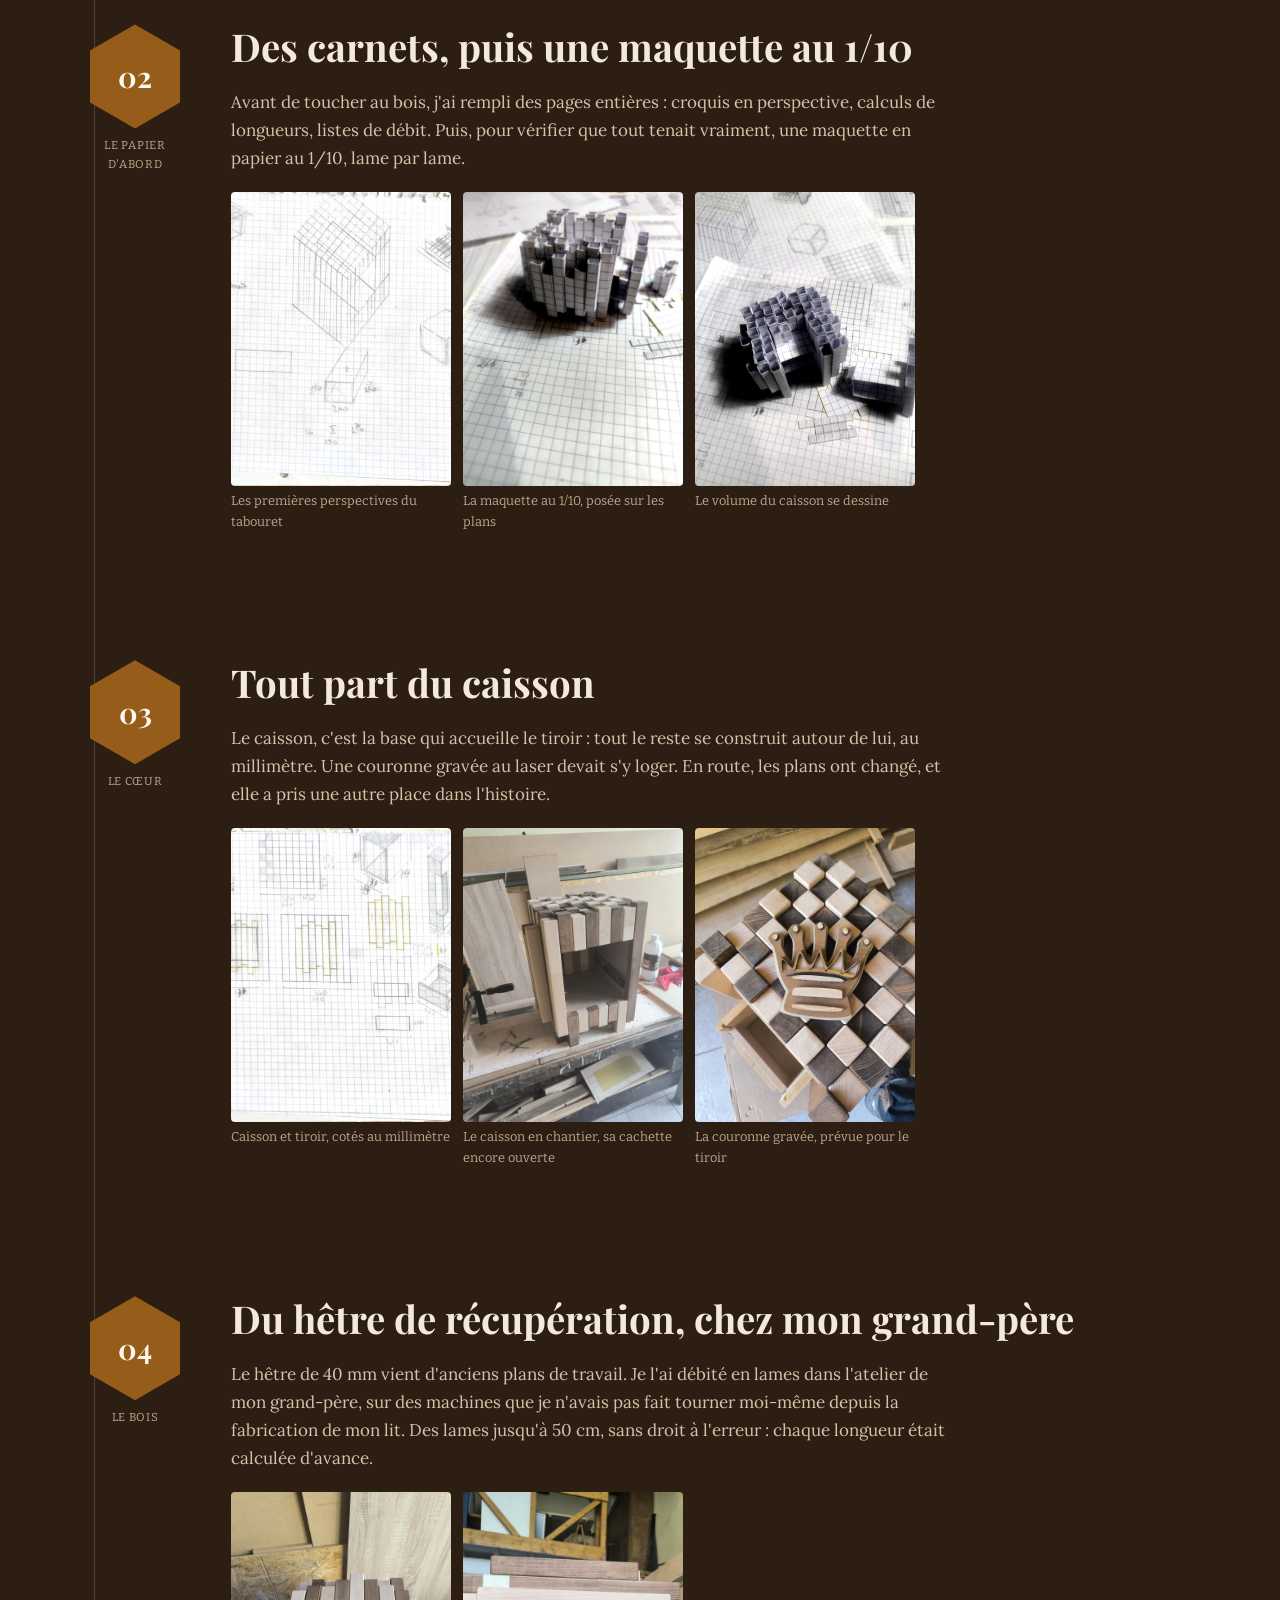
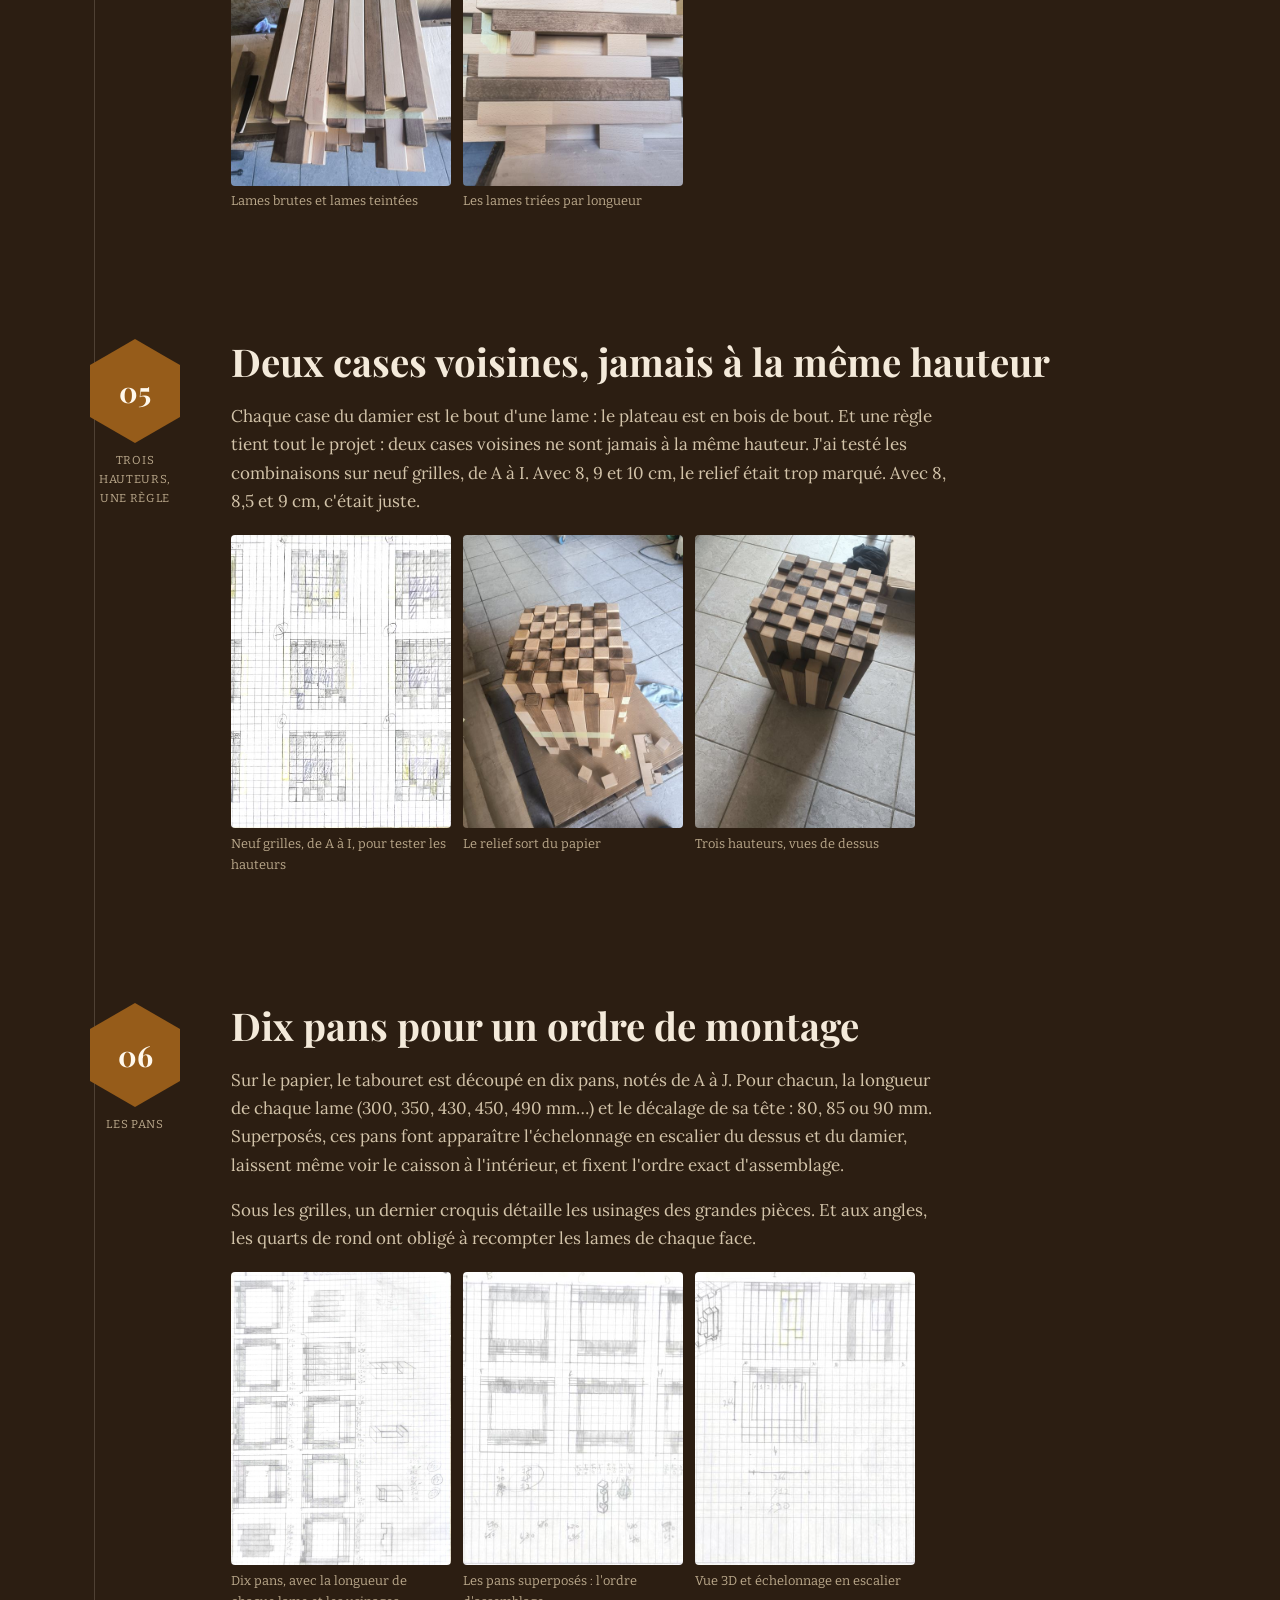
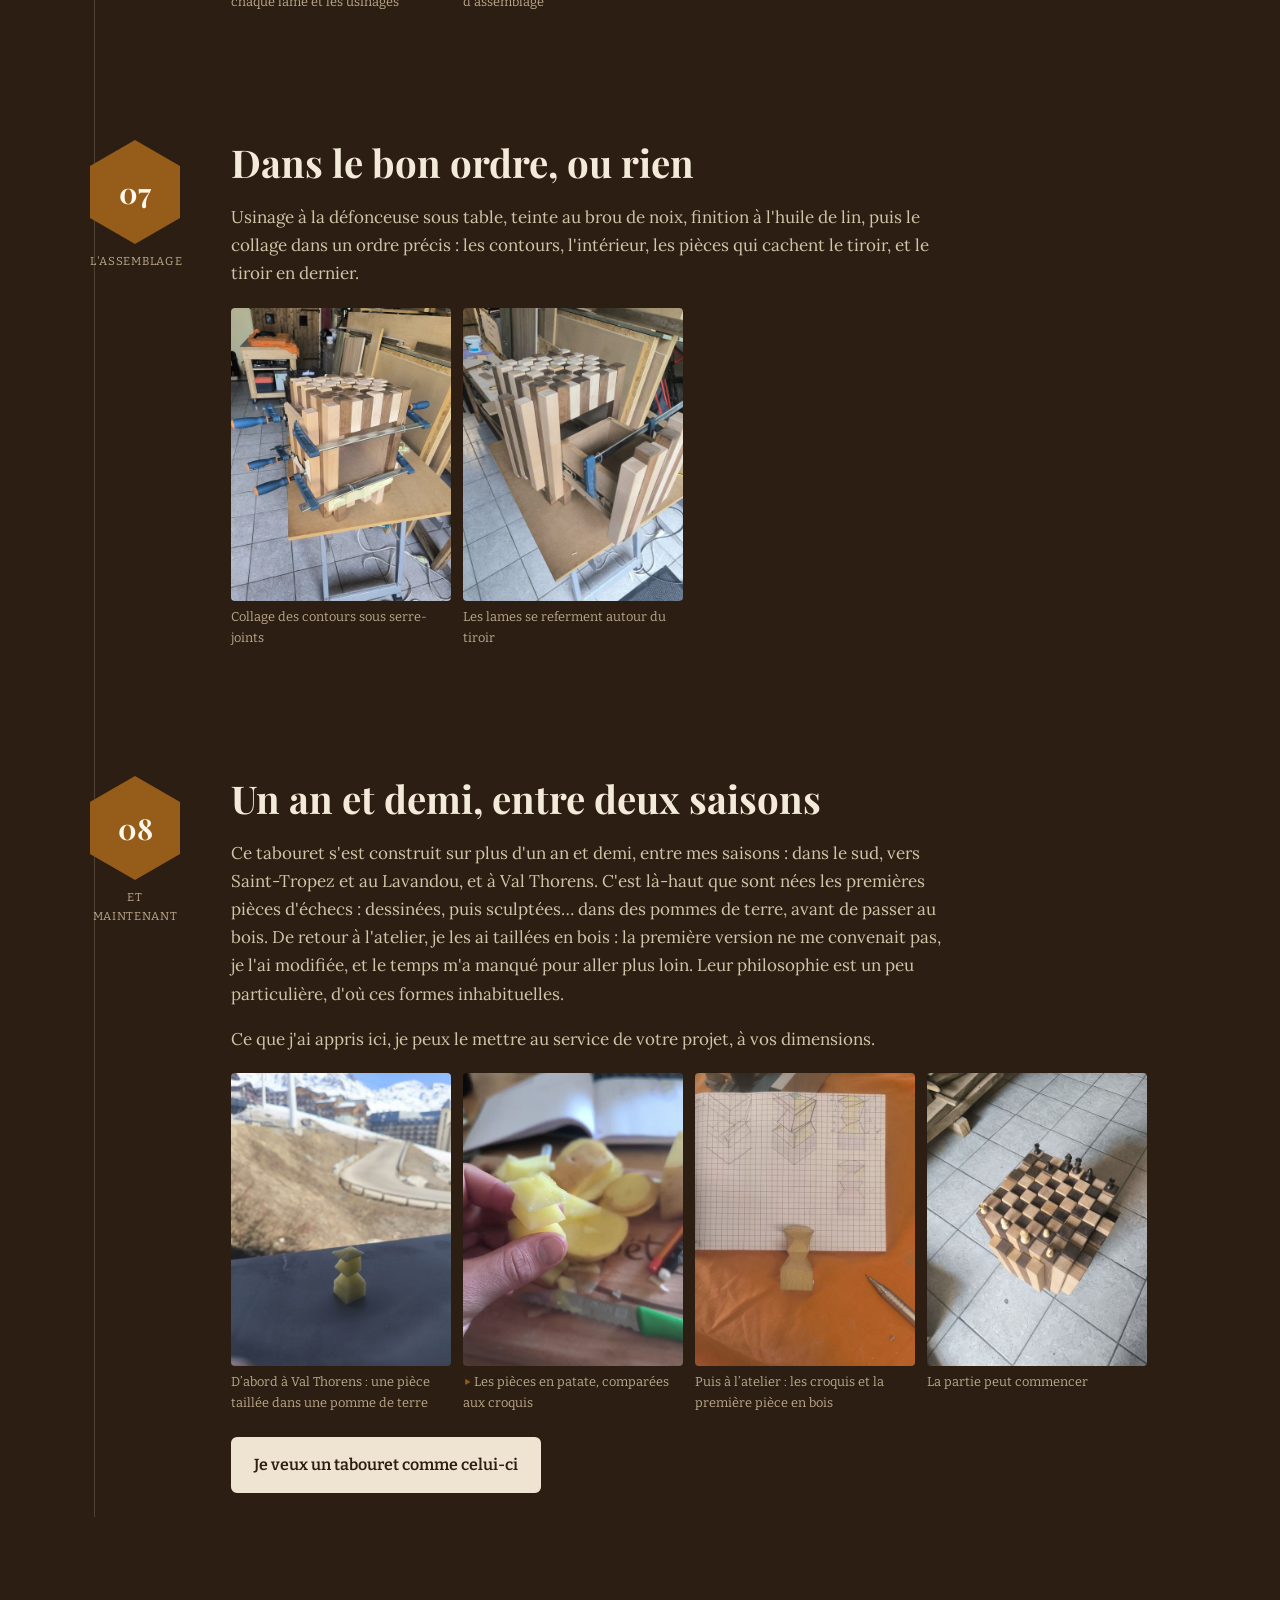
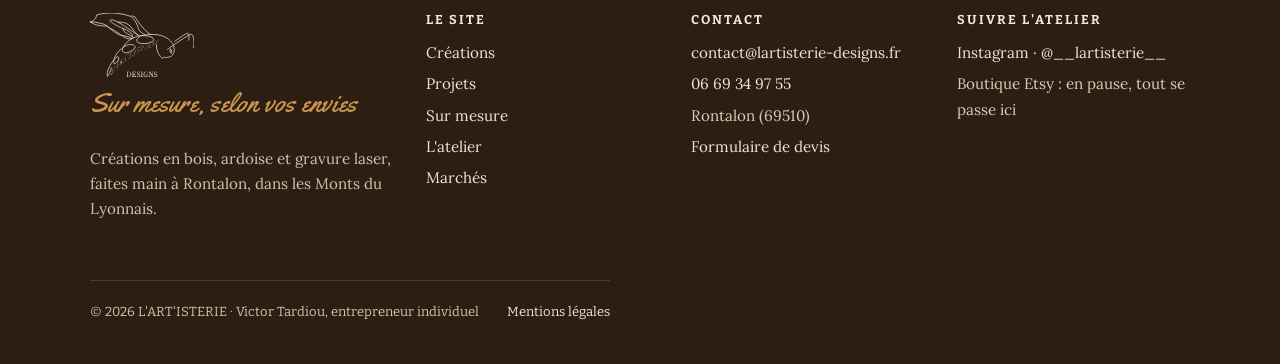
<file: projet-echiquier.html>
<!DOCTYPE html>
<html lang="fr">
<head>
<meta charset="utf-8">
<meta name="viewport" content="width=device-width, initial-scale=1">
<title>Le tabouret échiquier · L&#x27;ART&#x27;ISTERIE</title>
<meta name="description" content="L&#x27;histoire d&#x27;un tabouret échiquier en hêtre massif avec tiroir caché, fabriqué à la main à Rontalon.">
<meta property="og:title" content="Le tabouret échiquier · L&#x27;ART&#x27;ISTERIE">
<meta property="og:description" content="L&#x27;histoire d&#x27;un tabouret échiquier en hêtre massif avec tiroir caché, fabriqué à la main à Rontalon.">
<meta property="og:type" content="website">
<meta property="og:locale" content="fr_FR">
<meta property="og:image" content="img/ruche-village.jpg">

<link rel="icon" href="img/favicon.svg" type="image/svg+xml">
<link rel="preconnect" href="https://fonts.googleapis.com">
<link rel="preconnect" href="https://fonts.gstatic.com" crossorigin>
<link rel="stylesheet" href="https://fonts.googleapis.com/css2?family=Bitter:wght@400;600&family=Lora:ital,wght@0,400;0,600;1,400&family=Playfair+Display:wght@700&family=Yellowtail&display=swap">
<link rel="stylesheet" href="css/style.css">
</head>
<body data-page="projet">
<p class="bandeau">Prochain marché : <strong>dimanche 29 novembre</strong>, salle des fêtes de Rontalon · <a href="marches.html">Infos pratiques</a></p>
<header class="entete">
  <div class="wrap">
    <a class="marque" href="index.html" aria-label="L'ART'ISTERIE, accueil">
      <img src="img/logo-brun.svg" alt="" width="74" height="46">
      <span><b>L'ART'ISTERIE</b><small>designs</small></span>
    </a>
    <button class="burger" type="button" aria-expanded="false" aria-controls="nav">Menu</button>
    <nav class="nav" id="nav" aria-label="Navigation principale"><a href="creations.html">Créations</a><a href="projets.html" aria-current="page">Projets</a><a href="sur-mesure.html">Sur mesure</a><a href="atelier.html">L'atelier</a><a href="marches.html">Marchés</a><a class="btn" href="sur-mesure.html#devis">Demander un devis</a></nav>
  </div>
</header>
<main>

<section class="entete-page">
  <div class="wrap duo">
    <div>
      <p class="surtitre">Projet personnel · depuis 2020</p>
      <h1>Le tabouret qui cachait une partie d'échecs</h1>
      <p class="chapo">Pour une fois, le client, c'était moi. Un tabouret-échiquier en relief, avec un tiroir invisible caché en son cœur. Plus d'un an et demi de travail, des carnets entiers de plans, et une règle à ne jamais enfreindre.</p>
      <dl class="fiche">
        <div><dt>Matière</dt><dd>Hêtre massif</dd></div>
        <div><dt>Technique</dt><dd>Bois de bout, trois hauteurs</dd></div>
        <div><dt>Finition</dt><dd>Brou de noix et huile de lin</dd></div>
        <div><dt>Durée</dt><dd>Plus d'un an et demi</dd></div>
      </dl>
    </div>
    <div><img src="img/echiquier-pieces-2-sm.jpg" srcset="img/echiquier-pieces-2-sm.jpg 540w, img/echiquier-pieces-2.jpg 1350w" sizes="(max-width:700px) 100vw, 50vw" width="540" height="720" alt="Le tabouret échiquier terminé, pièces en place" fetchpriority="high"></div>
  </div>
</section>

<section class="wrap frise">
  <div class="chapitre">
    <p class="repere"><b>01</b>Un défi</p>
    <div>
      <h2>Une idée qui ne me lâchait pas</h2>
      <p>L'idée me trotte dans la tête depuis 2020 : un échiquier qui ne serait pas posé sur un meuble, mais qui serait le meuble. Un damier en relief, des cases à des hauteurs différentes, et quelque part à l'intérieur, un tiroir que personne ne devinerait.</p>
      <div class="planche-photos"><figure><img src="img/carnet-03-sm.jpg" srcset="img/carnet-03-sm.jpg 720w, img/carnet-03.jpg 1600w" sizes="(max-width:640px) 50vw, 200px" width="720" height="533" alt="Premières recherches : un relief en escalier" loading="lazy" decoding="async"><figcaption>Premières recherches : un relief en escalier</figcaption></figure></div>
    </div>
  </div>
  <div class="chapitre">
    <p class="repere"><b>02</b>Le papier d'abord</p>
    <div>
      <h2>Des carnets, puis une maquette au 1/10</h2>
      <p>Avant de toucher au bois, j'ai rempli des pages entières : croquis en perspective, calculs de longueurs, listes de débit. Puis, pour vérifier que tout tenait vraiment, une maquette en papier au 1/10, lame par lame.</p>
      <div class="planche-photos"><figure><img src="img/carnet-09-sm.jpg" srcset="img/carnet-09-sm.jpg 720w, img/carnet-09.jpg 1600w" sizes="(max-width:640px) 50vw, 200px" width="720" height="499" alt="Les premières perspectives du tabouret" loading="lazy" decoding="async"><figcaption>Les premières perspectives du tabouret</figcaption></figure><figure><img src="img/maquette-3-sm.jpg" srcset="img/maquette-3-sm.jpg 540w, img/maquette-3.jpg 1350w" sizes="(max-width:640px) 50vw, 200px" width="540" height="720" alt="La maquette au 1/10, posée sur les plans" loading="lazy" decoding="async"><figcaption>La maquette au 1/10, posée sur les plans</figcaption></figure><figure><img src="img/maquette-4-sm.jpg" srcset="img/maquette-4-sm.jpg 720w, img/maquette-4.jpg 1800w" sizes="(max-width:640px) 50vw, 200px" width="720" height="540" alt="Le volume du caisson se dessine" loading="lazy" decoding="async"><figcaption>Le volume du caisson se dessine</figcaption></figure></div>
    </div>
  </div>
  <div class="chapitre">
    <p class="repere"><b>03</b>Le cœur</p>
    <div>
      <h2>Tout part du caisson</h2>
      <p>Le caisson, c'est la base qui accueille le tiroir : tout le reste se construit autour de lui, au millimètre. Une couronne gravée au laser devait s'y loger. En route, les plans ont changé, et elle a pris une autre place dans l'histoire.</p>
      <div class="planche-photos"><figure><img src="img/carnet-05-sm.jpg" srcset="img/carnet-05-sm.jpg 720w, img/carnet-05.jpg 1600w" sizes="(max-width:640px) 50vw, 200px" width="720" height="507" alt="Caisson et tiroir, cotés au millimètre" loading="lazy" decoding="async"><figcaption>Caisson et tiroir, cotés au millimètre</figcaption></figure><figure><img src="img/echiquier-caisson-chantier-sm.jpg" srcset="img/echiquier-caisson-chantier-sm.jpg 540w, img/echiquier-caisson-chantier.jpg 1350w" sizes="(max-width:640px) 50vw, 200px" width="540" height="720" alt="Le caisson en chantier, sa cachette encore ouverte" loading="lazy" decoding="async"><figcaption>Le caisson en chantier, sa cachette encore ouverte</figcaption></figure><figure><img src="img/echiquier-couronne-damier-sm.jpg" srcset="img/echiquier-couronne-damier-sm.jpg 540w, img/echiquier-couronne-damier.jpg 1350w" sizes="(max-width:640px) 50vw, 200px" width="540" height="720" alt="La couronne gravée, prévue pour le tiroir" loading="lazy" decoding="async"><figcaption>La couronne gravée, prévue pour le tiroir</figcaption></figure></div>
    </div>
  </div>
  <div class="chapitre">
    <p class="repere"><b>04</b>Le bois</p>
    <div>
      <h2>Du hêtre de récupération, chez mon grand-père</h2>
      <p>Le hêtre de 40 mm vient d'anciens plans de travail. Je l'ai débité en lames dans l'atelier de mon grand-père, sur des machines que je n'avais pas fait tourner moi-même depuis la fabrication de mon lit. Des lames jusqu'à 50 cm, sans droit à l'erreur : chaque longueur était calculée d'avance.</p>
      <div class="planche-photos"><figure><img src="img/echiquier-tasseaux-sm.jpg" srcset="img/echiquier-tasseaux-sm.jpg 540w, img/echiquier-tasseaux.jpg 1350w" sizes="(max-width:640px) 50vw, 200px" width="540" height="720" alt="Lames brutes et lames teintées" loading="lazy" decoding="async"><figcaption>Lames brutes et lames teintées</figcaption></figure><figure><img src="img/echiquier-carrelets-pile-sm.jpg" srcset="img/echiquier-carrelets-pile-sm.jpg 540w, img/echiquier-carrelets-pile.jpg 1350w" sizes="(max-width:640px) 50vw, 200px" width="540" height="720" alt="Les lames triées par longueur" loading="lazy" decoding="async"><figcaption>Les lames triées par longueur</figcaption></figure></div>
    </div>
  </div>
  <div class="chapitre">
    <p class="repere"><b>05</b>Trois hauteurs, une règle</p>
    <div>
      <h2>Deux cases voisines, jamais à la même hauteur</h2>
      <p>Chaque case du damier est le bout d'une lame : le plateau est en bois de bout. Et une règle tient tout le projet : deux cases voisines ne sont jamais à la même hauteur. J'ai testé les combinaisons sur neuf grilles, de A à I. Avec 8, 9 et 10 cm, le relief était trop marqué. Avec 8, 8,5 et 9 cm, c'était juste.</p>
      <div class="planche-photos"><figure><img src="img/carnet-02-sm.jpg" srcset="img/carnet-02-sm.jpg 720w, img/carnet-02.jpg 1600w" sizes="(max-width:640px) 50vw, 200px" width="720" height="578" alt="Neuf grilles, de A à I, pour tester les hauteurs" loading="lazy" decoding="async"><figcaption>Neuf grilles, de A à I, pour tester les hauteurs</figcaption></figure><figure><img src="img/echiquier-collage-sm.jpg" srcset="img/echiquier-collage-sm.jpg 540w, img/echiquier-collage.jpg 1350w" sizes="(max-width:640px) 50vw, 200px" width="540" height="720" alt="Le relief sort du papier" loading="lazy" decoding="async"><figcaption>Le relief sort du papier</figcaption></figure><figure><img src="img/echiquier-relief-dessus-sm.jpg" srcset="img/echiquier-relief-dessus-sm.jpg 540w, img/echiquier-relief-dessus.jpg 1350w" sizes="(max-width:640px) 50vw, 200px" width="540" height="720" alt="Trois hauteurs, vues de dessus" loading="lazy" decoding="async"><figcaption>Trois hauteurs, vues de dessus</figcaption></figure></div>
    </div>
  </div>
  <div class="chapitre">
    <p class="repere"><b>06</b>Les pans</p>
    <div>
      <h2>Dix pans pour un ordre de montage</h2>
      <p>Sur le papier, le tabouret est découpé en dix pans, notés de A à J. Pour chacun, la longueur de chaque lame (300, 350, 430, 450, 490 mm…) et le décalage de sa tête : 80, 85 ou 90 mm. Superposés, ces pans font apparaître l'échelonnage en escalier du dessus et du damier, laissent même voir le caisson à l'intérieur, et fixent l'ordre exact d'assemblage.</p>
      <p>Sous les grilles, un dernier croquis détaille les usinages des grandes pièces. Et aux angles, les quarts de rond ont obligé à recompter les lames de chaque face.</p>
      <div class="planche-photos"><figure><img src="img/carnet-08-sm.jpg" srcset="img/carnet-08-sm.jpg 720w, img/carnet-08.jpg 1596w" sizes="(max-width:640px) 50vw, 200px" width="720" height="1042" alt="Dix pans, avec la longueur de chaque lame et les usinages" loading="lazy" decoding="async"><figcaption>Dix pans, avec la longueur de chaque lame et les usinages</figcaption></figure><figure><img src="img/carnet-06-sm.jpg" srcset="img/carnet-06-sm.jpg 720w, img/carnet-06.jpg 1600w" sizes="(max-width:640px) 50vw, 200px" width="720" height="491" alt="Les pans superposés : l&#x27;ordre d&#x27;assemblage" loading="lazy" decoding="async"><figcaption>Les pans superposés : l'ordre d'assemblage</figcaption></figure><figure><img src="img/carnet-04-sm.jpg" srcset="img/carnet-04-sm.jpg 720w, img/carnet-04.jpg 1600w" sizes="(max-width:640px) 50vw, 200px" width="720" height="466" alt="Vue 3D et échelonnage en escalier" loading="lazy" decoding="async"><figcaption>Vue 3D et échelonnage en escalier</figcaption></figure></div>
    </div>
  </div>
  <div class="chapitre">
    <p class="repere"><b>07</b>L'assemblage</p>
    <div>
      <h2>Dans le bon ordre, ou rien</h2>
      <p>Usinage à la défonceuse sous table, teinte au brou de noix, finition à l'huile de lin, puis le collage dans un ordre précis : les contours, l'intérieur, les pièces qui cachent le tiroir, et le tiroir en dernier.</p>
      <div class="planche-photos"><figure><img src="img/echiquier-serrage-sm.jpg" srcset="img/echiquier-serrage-sm.jpg 540w, img/echiquier-serrage.jpg 1350w" sizes="(max-width:640px) 50vw, 200px" width="540" height="720" alt="Collage des contours sous serre-joints" loading="lazy" decoding="async"><figcaption>Collage des contours sous serre-joints</figcaption></figure><figure><img src="img/echiquier-caisson-serrage-sm.jpg" srcset="img/echiquier-caisson-serrage-sm.jpg 540w, img/echiquier-caisson-serrage.jpg 1350w" sizes="(max-width:640px) 50vw, 200px" width="540" height="720" alt="Les lames se referment autour du tiroir" loading="lazy" decoding="async"><figcaption>Les lames se referment autour du tiroir</figcaption></figure></div>
    </div>
  </div>
  <div class="chapitre">
    <p class="repere"><b>08</b>Et maintenant</p>
    <div>
      <h2>Un an et demi, entre deux saisons</h2>
      <p>Ce tabouret s'est construit sur plus d'un an et demi, entre mes saisons : dans le sud, vers Saint-Tropez et au Lavandou, et à Val Thorens. C'est là-haut que sont nées les premières pièces d'échecs : dessinées, puis sculptées… dans des pommes de terre, avant de passer au bois. De retour à l'atelier, je les ai taillées en bois : la première version ne me convenait pas, je l'ai modifiée, et le temps m'a manqué pour aller plus loin. Leur philosophie est un peu particulière, d'où ces formes inhabituelles.</p>
      <p>Ce que j'ai appris ici, je peux le mettre au service de votre projet, à vos dimensions.</p>
      <div class="planche-photos"><figure><img src="img/echiquier-patate-val-thorens-sm.jpg" srcset="img/echiquier-patate-val-thorens-sm.jpg 540w, img/echiquier-patate-val-thorens.jpg 1350w" sizes="(max-width:640px) 50vw, 200px" width="540" height="720" alt="D’abord à Val Thorens : une pièce taillée dans une pomme de terre" loading="lazy" decoding="async"><figcaption>D’abord à Val Thorens : une pièce taillée dans une pomme de terre</figcaption></figure><figure class="video"><video src="img/video/echiquier-patate-video.mp4" poster="img/video/echiquier-patate-video-poster.jpg" muted loop playsinline autoplay preload="metadata" aria-label="Les pièces en patate, comparées aux croquis"></video><figcaption>Les pièces en patate, comparées aux croquis</figcaption></figure><figure><img src="img/echiquier-croquis-1-sm.jpg" srcset="img/echiquier-croquis-1-sm.jpg 540w, img/echiquier-croquis-1.jpg 1350w" sizes="(max-width:640px) 50vw, 200px" width="540" height="720" alt="Puis à l’atelier : les croquis et la première pièce en bois" loading="lazy" decoding="async"><figcaption>Puis à l’atelier : les croquis et la première pièce en bois</figcaption></figure><figure><img src="img/echiquier-pieces-3-sm.jpg" srcset="img/echiquier-pieces-3-sm.jpg 540w, img/echiquier-pieces-3.jpg 1350w" sizes="(max-width:640px) 50vw, 200px" width="540" height="720" alt="La partie peut commencer" loading="lazy" decoding="async"><figcaption>La partie peut commencer</figcaption></figure></div>
      <div class="actions"><a class="btn" href="sur-mesure.html#devis" data-piece="Un tabouret échiquier sur mesure">Je veux un tabouret comme celui-ci</a></div>
    </div>
  </div>
</section>

</main>
<footer class="pied">
  <div class="wrap">
    <div>
      <img class="logo-pied" src="img/logo-lin.svg" alt="" width="103" height="64">
      <p class="script">Sur mesure, selon vos envies</p>
      <p>Créations en bois, ardoise et gravure laser, faites main à Rontalon, dans les Monts du Lyonnais.</p>
    </div>
    <div>
      <h3>Le site</h3>
      <ul><li><a href="creations.html">Créations</a></li><li><a href="projets.html">Projets</a></li><li><a href="sur-mesure.html">Sur mesure</a></li><li><a href="atelier.html">L'atelier</a></li><li><a href="marches.html">Marchés</a></li></ul>
    </div>
    <div>
      <h3>Contact</h3>
      <ul>
        <li><a href="mailto:contact@lartisterie-designs.fr">contact@lartisterie-designs.fr</a></li>
        <li><a href="tel:+33669349755">06 69 34 97 55</a></li>
        <li>Rontalon (69510)</li>
        <li><a href="sur-mesure.html#devis">Formulaire de devis</a></li>
      </ul>
    </div>
    <div>
      <h3>Suivre l'atelier</h3>
      <ul>
        <li><a href="https://www.instagram.com/__lartisterie__/">Instagram · @__lartisterie__</a></li>
        <li>Boutique Etsy : en pause, tout se passe ici</li>
      </ul>
    </div>
    <p class="mentions"><span>© <span id="annee">2026</span> L'ART'ISTERIE · Victor Tardiou, entrepreneur individuel</span><a href="mentions-legales.html">Mentions légales</a></p>
  </div>
</footer>
<script src="js/main.js"></script>
</body>
</html>
</file>
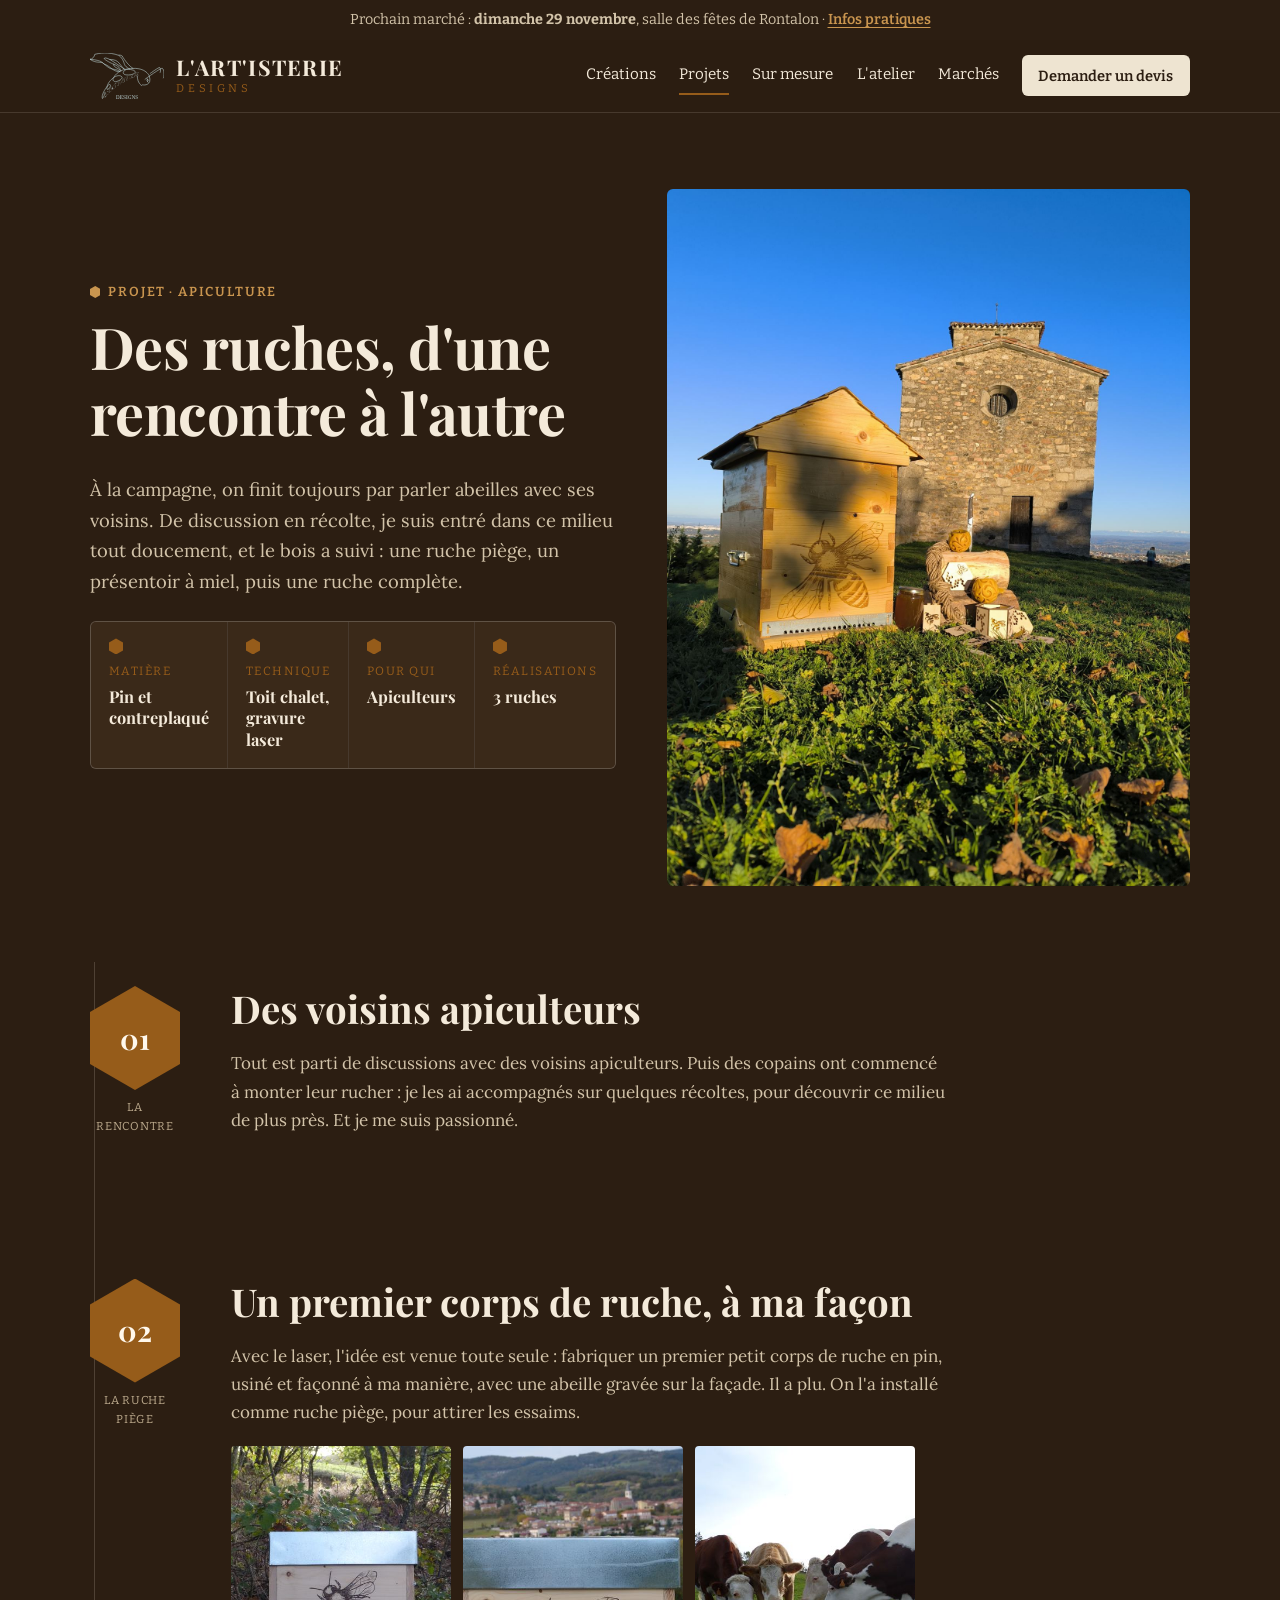
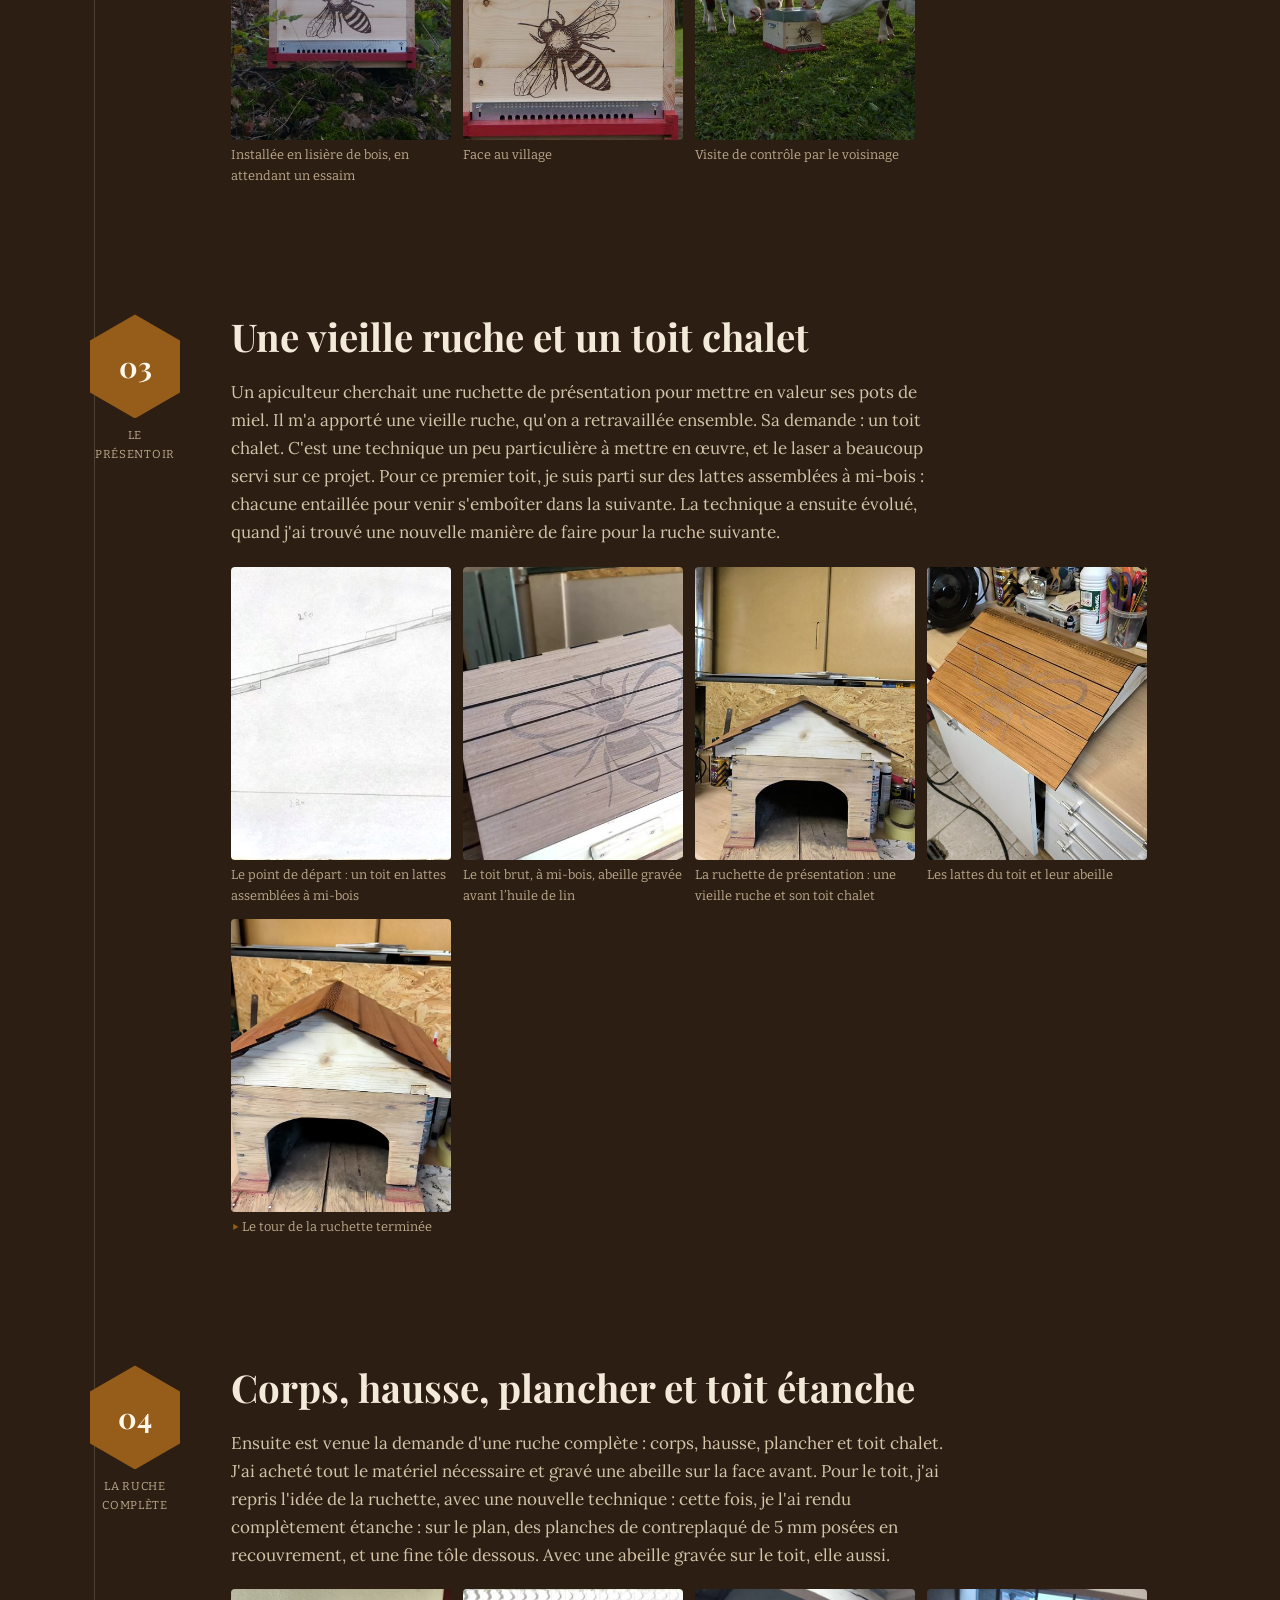
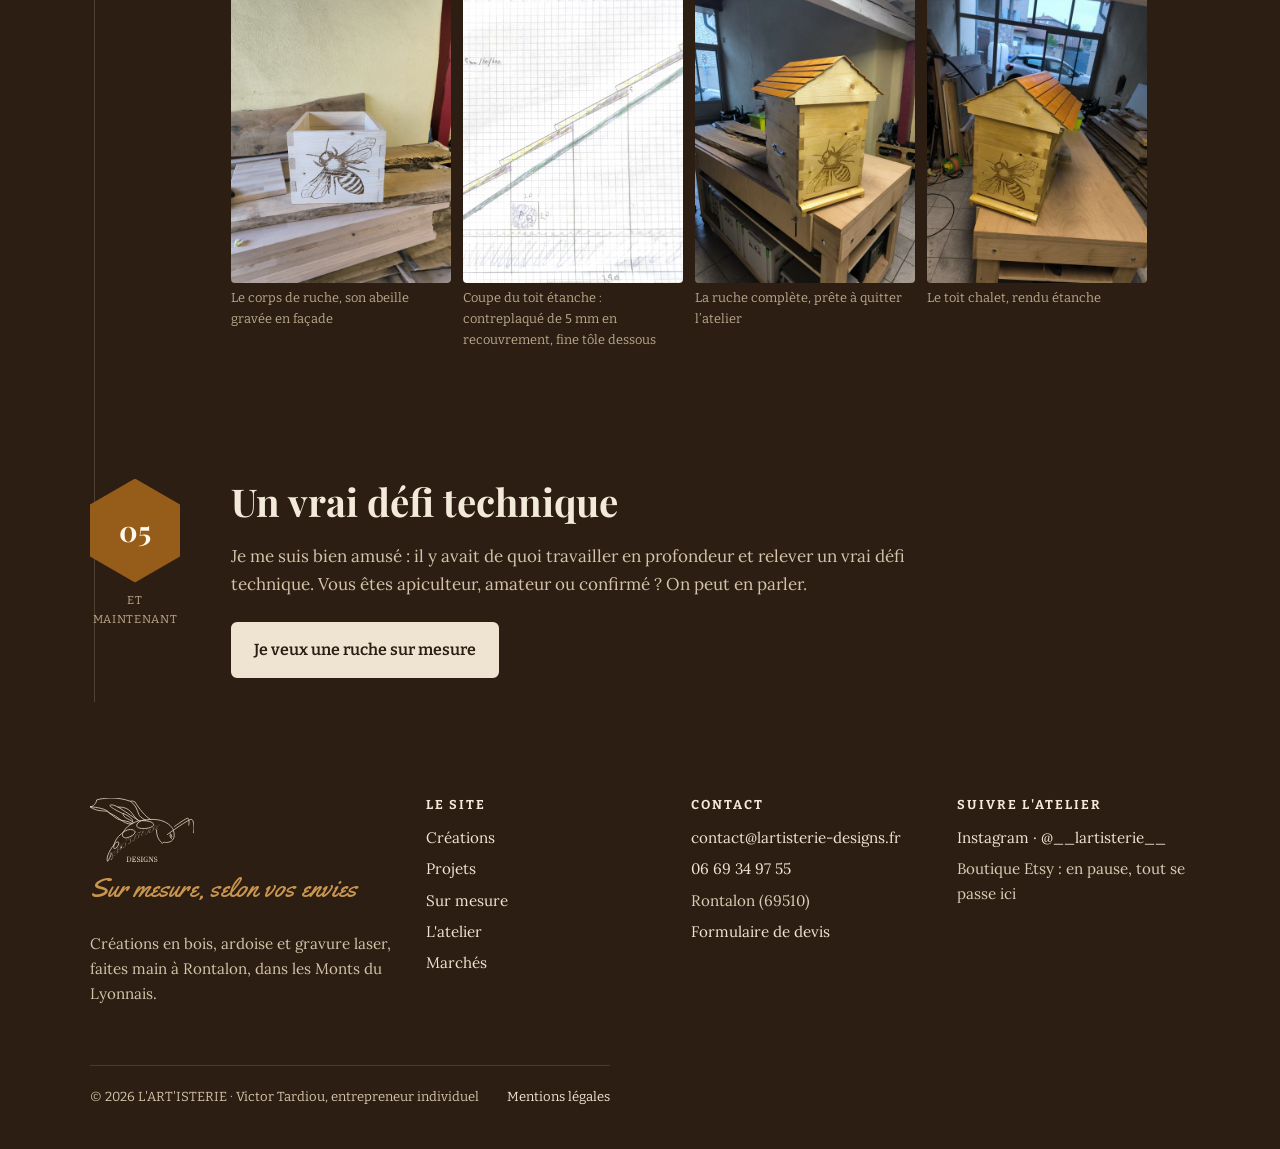
<file: projet-ruches.html>
<!DOCTYPE html>
<html lang="fr">
<head>
<meta charset="utf-8">
<meta name="viewport" content="width=device-width, initial-scale=1">
<title>Les ruches · L&#x27;ART&#x27;ISTERIE</title>
<meta name="description" content="Ruche piège, présentoir à miel au toit chalet, ruche complète : l&#x27;histoire des ruches en pin gravées d&#x27;une abeille, fabriquées à Rontalon.">
<meta property="og:title" content="Les ruches · L&#x27;ART&#x27;ISTERIE">
<meta property="og:description" content="Ruche piège, présentoir à miel au toit chalet, ruche complète : l&#x27;histoire des ruches en pin gravées d&#x27;une abeille, fabriquées à Rontalon.">
<meta property="og:type" content="website">
<meta property="og:locale" content="fr_FR">
<meta property="og:image" content="img/ruche-village.jpg">

<link rel="icon" href="img/favicon.svg" type="image/svg+xml">
<link rel="preconnect" href="https://fonts.googleapis.com">
<link rel="preconnect" href="https://fonts.gstatic.com" crossorigin>
<link rel="stylesheet" href="https://fonts.googleapis.com/css2?family=Bitter:wght@400;600&family=Lora:ital,wght@0,400;0,600;1,400&family=Playfair+Display:wght@700&family=Yellowtail&display=swap">
<link rel="stylesheet" href="css/style.css">
</head>
<body data-page="projet">
<p class="bandeau">Prochain marché : <strong>dimanche 29 novembre</strong>, salle des fêtes de Rontalon · <a href="marches.html">Infos pratiques</a></p>
<header class="entete">
  <div class="wrap">
    <a class="marque" href="index.html" aria-label="L'ART'ISTERIE, accueil">
      <img src="img/logo-brun.svg" alt="" width="74" height="46">
      <span><b>L'ART'ISTERIE</b><small>designs</small></span>
    </a>
    <button class="burger" type="button" aria-expanded="false" aria-controls="nav">Menu</button>
    <nav class="nav" id="nav" aria-label="Navigation principale"><a href="creations.html">Créations</a><a href="projets.html" aria-current="page">Projets</a><a href="sur-mesure.html">Sur mesure</a><a href="atelier.html">L'atelier</a><a href="marches.html">Marchés</a><a class="btn" href="sur-mesure.html#devis">Demander un devis</a></nav>
  </div>
</header>
<main>

<section class="entete-page">
  <div class="wrap duo">
    <div>
      <p class="surtitre">Projet · apiculture</p>
      <h1>Des ruches, d'une rencontre à l'autre</h1>
      <p class="chapo">À la campagne, on finit toujours par parler abeilles avec ses voisins. De discussion en récolte, je suis entré dans ce milieu tout doucement, et le bois a suivi : une ruche piège, un présentoir à miel, puis une ruche complète.</p>
      <dl class="fiche">
        <div><dt>Matière</dt><dd>Pin et contreplaqué</dd></div>
        <div><dt>Technique</dt><dd>Toit chalet, gravure laser</dd></div>
        <div><dt>Pour qui</dt><dd>Apiculteurs</dd></div>
        <div><dt>Réalisations</dt><dd>3 ruches</dd></div>
      </dl>
    </div>
    <div><img src="img/ruche-chapelle-sm.jpg" srcset="img/ruche-chapelle-sm.jpg 540w, img/ruche-chapelle.jpg 1350w" sizes="(max-width:700px) 100vw, 50vw" width="540" height="720" alt="Ruche au toit chalet devant une chapelle en pierre des Monts du Lyonnais" fetchpriority="high"></div>
  </div>
</section>

<section class="wrap frise">
  <div class="chapitre">
    <p class="repere"><b>01</b>La rencontre</p>
    <div>
      <h2>Des voisins apiculteurs</h2>
      <p>Tout est parti de discussions avec des voisins apiculteurs. Puis des copains ont commencé à monter leur rucher : je les ai accompagnés sur quelques récoltes, pour découvrir ce milieu de plus près. Et je me suis passionné.</p>
    </div>
  </div>
  <div class="chapitre">
    <p class="repere"><b>02</b>La ruche piège</p>
    <div>
      <h2>Un premier corps de ruche, à ma façon</h2>
      <p>Avec le laser, l'idée est venue toute seule : fabriquer un premier petit corps de ruche en pin, usiné et façonné à ma manière, avec une abeille gravée sur la façade. Il a plu. On l'a installé comme ruche piège, pour attirer les essaims.</p>
      <div class="planche-photos"><figure><img src="img/ruche-piege-foret-sm.jpg" srcset="img/ruche-piege-foret-sm.jpg 720w, img/ruche-piege-foret.jpg 1800w" sizes="(max-width:640px) 50vw, 200px" width="720" height="540" alt="Installée en lisière de bois, en attendant un essaim" loading="lazy" decoding="async"><figcaption>Installée en lisière de bois, en attendant un essaim</figcaption></figure><figure><img src="img/ruche-village-sm.jpg" srcset="img/ruche-village-sm.jpg 720w, img/ruche-village.jpg 1800w" sizes="(max-width:640px) 50vw, 200px" width="720" height="540" alt="Face au village" loading="lazy" decoding="async"><figcaption>Face au village</figcaption></figure><figure><img src="img/ruche-piege-vaches-sm.jpg" srcset="img/ruche-piege-vaches-sm.jpg 720w, img/ruche-piege-vaches.jpg 1800w" sizes="(max-width:640px) 50vw, 200px" width="720" height="540" alt="Visite de contrôle par le voisinage" loading="lazy" decoding="async"><figcaption>Visite de contrôle par le voisinage</figcaption></figure></div>
    </div>
  </div>
  <div class="chapitre">
    <p class="repere"><b>03</b>Le présentoir</p>
    <div>
      <h2>Une vieille ruche et un toit chalet</h2>
      <p>Un apiculteur cherchait une ruchette de présentation pour mettre en valeur ses pots de miel. Il m'a apporté une vieille ruche, qu'on a retravaillée ensemble. Sa demande : un toit chalet. C'est une technique un peu particulière à mettre en œuvre, et le laser a beaucoup servi sur ce projet. Pour ce premier toit, je suis parti sur des lattes assemblées à mi-bois : chacune entaillée pour venir s'emboîter dans la suivante. La technique a ensuite évolué, quand j'ai trouvé une nouvelle manière de faire pour la ruche suivante.</p>
      <div class="planche-photos"><figure><img src="img/ruche-toit-plan-1-sm.jpg" srcset="img/ruche-toit-plan-1-sm.jpg 720w, img/ruche-toit-plan-1.jpg 1373w" sizes="(max-width:640px) 50vw, 200px" width="720" height="489" alt="Le point de départ : un toit en lattes assemblées à mi-bois" loading="lazy" decoding="async"><figcaption>Le point de départ : un toit en lattes assemblées à mi-bois</figcaption></figure><figure><img src="img/ruchette-toit-brut-sm.jpg" srcset="img/ruchette-toit-brut-sm.jpg 405w, img/ruchette-toit-brut.jpg 1012w" sizes="(max-width:640px) 50vw, 200px" width="405" height="720" alt="Le toit brut, à mi-bois, abeille gravée avant l’huile de lin" loading="lazy" decoding="async"><figcaption>Le toit brut, à mi-bois, abeille gravée avant l’huile de lin</figcaption></figure><figure><img src="img/ruche-presentation-sm.jpg" srcset="img/ruche-presentation-sm.jpg 405w, img/ruche-presentation.jpg 1012w" sizes="(max-width:640px) 50vw, 200px" width="405" height="720" alt="La ruchette de présentation : une vieille ruche et son toit chalet" loading="lazy" decoding="async"><figcaption>La ruchette de présentation : une vieille ruche et son toit chalet</figcaption></figure><figure><img src="img/ruche-toit-abeille-sm.jpg" srcset="img/ruche-toit-abeille-sm.jpg 405w, img/ruche-toit-abeille.jpg 1012w" sizes="(max-width:640px) 50vw, 200px" width="405" height="720" alt="Les lattes du toit et leur abeille" loading="lazy" decoding="async"><figcaption>Les lattes du toit et leur abeille</figcaption></figure><figure class="video"><video src="img/video/ruchette-presentation-video.mp4" poster="img/video/ruchette-presentation-video-poster.jpg" muted loop playsinline autoplay preload="metadata" aria-label="Le tour de la ruchette terminée"></video><figcaption>Le tour de la ruchette terminée</figcaption></figure></div>
    </div>
  </div>
  <div class="chapitre">
    <p class="repere"><b>04</b>La ruche complète</p>
    <div>
      <h2>Corps, hausse, plancher et toit étanche</h2>
      <p>Ensuite est venue la demande d'une ruche complète : corps, hausse, plancher et toit chalet. J'ai acheté tout le matériel nécessaire et gravé une abeille sur la face avant. Pour le toit, j'ai repris l'idée de la ruchette, avec une nouvelle technique : cette fois, je l'ai rendu complètement étanche : sur le plan, des planches de contreplaqué de 5 mm posées en recouvrement, et une fine tôle dessous. Avec une abeille gravée sur le toit, elle aussi.</p>
      <div class="planche-photos"><figure><img src="img/ruche-premiere-sm.jpg" srcset="img/ruche-premiere-sm.jpg 540w, img/ruche-premiere.jpg 1350w" sizes="(max-width:640px) 50vw, 200px" width="540" height="720" alt="Le corps de ruche, son abeille gravée en façade" loading="lazy" decoding="async"><figcaption>Le corps de ruche, son abeille gravée en façade</figcaption></figure><figure><img src="img/ruche-toit-plan-2-sm.jpg" srcset="img/ruche-toit-plan-2-sm.jpg 720w, img/ruche-toit-plan-2.jpg 1600w" sizes="(max-width:640px) 50vw, 200px" width="720" height="501" alt="Coupe du toit étanche : contreplaqué de 5 mm en recouvrement, fine tôle dessous" loading="lazy" decoding="async"><figcaption>Coupe du toit étanche : contreplaqué de 5 mm en recouvrement, fine tôle dessous</figcaption></figure><figure><img src="img/ruche-complete-atelier-sm.jpg" srcset="img/ruche-complete-atelier-sm.jpg 540w, img/ruche-complete-atelier.jpg 1350w" sizes="(max-width:640px) 50vw, 200px" width="540" height="720" alt="La ruche complète, prête à quitter l’atelier" loading="lazy" decoding="async"><figcaption>La ruche complète, prête à quitter l’atelier</figcaption></figure><figure><img src="img/ruche-complete-toit-sm.jpg" srcset="img/ruche-complete-toit-sm.jpg 540w, img/ruche-complete-toit.jpg 1350w" sizes="(max-width:640px) 50vw, 200px" width="540" height="720" alt="Le toit chalet, rendu étanche" loading="lazy" decoding="async"><figcaption>Le toit chalet, rendu étanche</figcaption></figure></div>
    </div>
  </div>
  <div class="chapitre">
    <p class="repere"><b>05</b>Et maintenant</p>
    <div>
      <h2>Un vrai défi technique</h2>
      <p>Je me suis bien amusé : il y avait de quoi travailler en profondeur et relever un vrai défi technique. Vous êtes apiculteur, amateur ou confirmé ? On peut en parler.</p>
      <div class="actions"><a class="btn" href="sur-mesure.html#devis" data-piece="Une ruche sur mesure">Je veux une ruche sur mesure</a></div>
    </div>
  </div>
</section>

</main>
<footer class="pied">
  <div class="wrap">
    <div>
      <img class="logo-pied" src="img/logo-lin.svg" alt="" width="103" height="64">
      <p class="script">Sur mesure, selon vos envies</p>
      <p>Créations en bois, ardoise et gravure laser, faites main à Rontalon, dans les Monts du Lyonnais.</p>
    </div>
    <div>
      <h3>Le site</h3>
      <ul><li><a href="creations.html">Créations</a></li><li><a href="projets.html">Projets</a></li><li><a href="sur-mesure.html">Sur mesure</a></li><li><a href="atelier.html">L'atelier</a></li><li><a href="marches.html">Marchés</a></li></ul>
    </div>
    <div>
      <h3>Contact</h3>
      <ul>
        <li><a href="mailto:contact@lartisterie-designs.fr">contact@lartisterie-designs.fr</a></li>
        <li><a href="tel:+33669349755">06 69 34 97 55</a></li>
        <li>Rontalon (69510)</li>
        <li><a href="sur-mesure.html#devis">Formulaire de devis</a></li>
      </ul>
    </div>
    <div>
      <h3>Suivre l'atelier</h3>
      <ul>
        <li><a href="https://www.instagram.com/__lartisterie__/">Instagram · @__lartisterie__</a></li>
        <li>Boutique Etsy : en pause, tout se passe ici</li>
      </ul>
    </div>
    <p class="mentions"><span>© <span id="annee">2026</span> L'ART'ISTERIE · Victor Tardiou, entrepreneur individuel</span><a href="mentions-legales.html">Mentions légales</a></p>
  </div>
</footer>
<script src="js/main.js"></script>
</body>
</html>
</file>
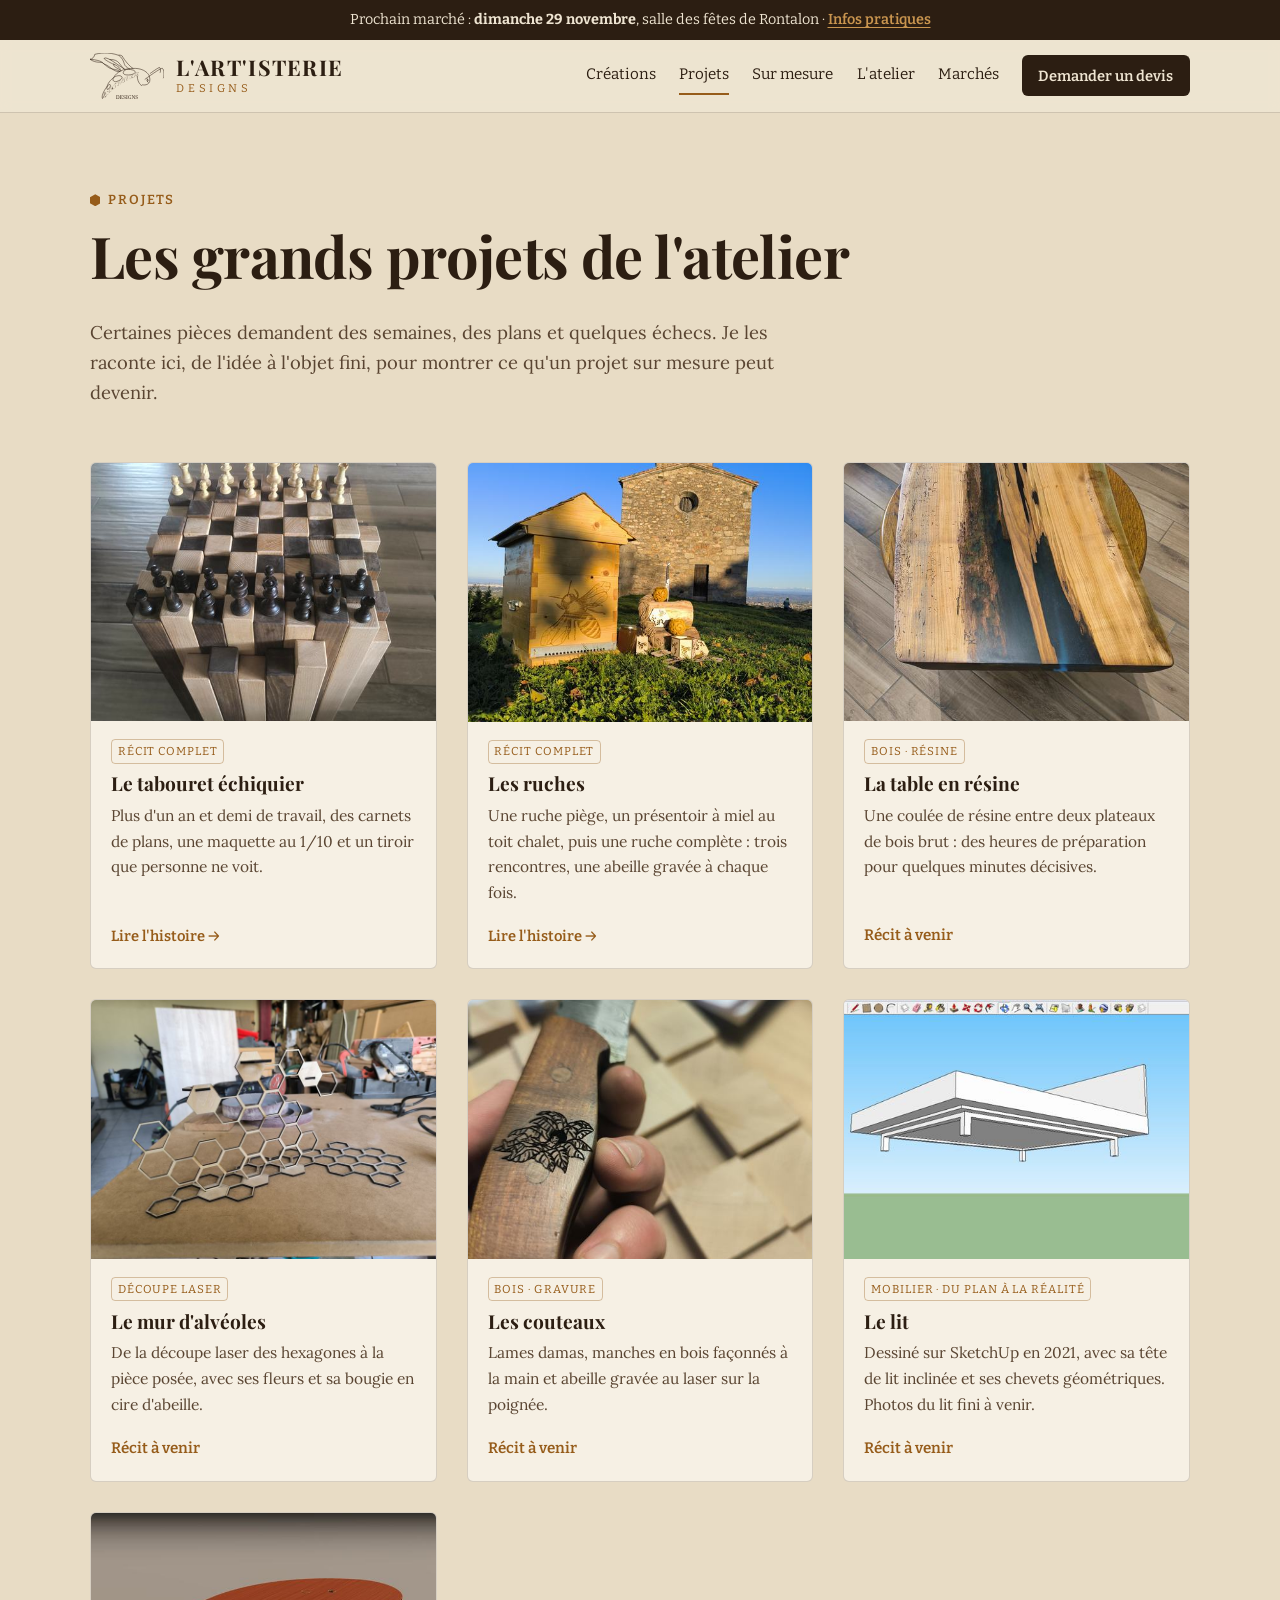
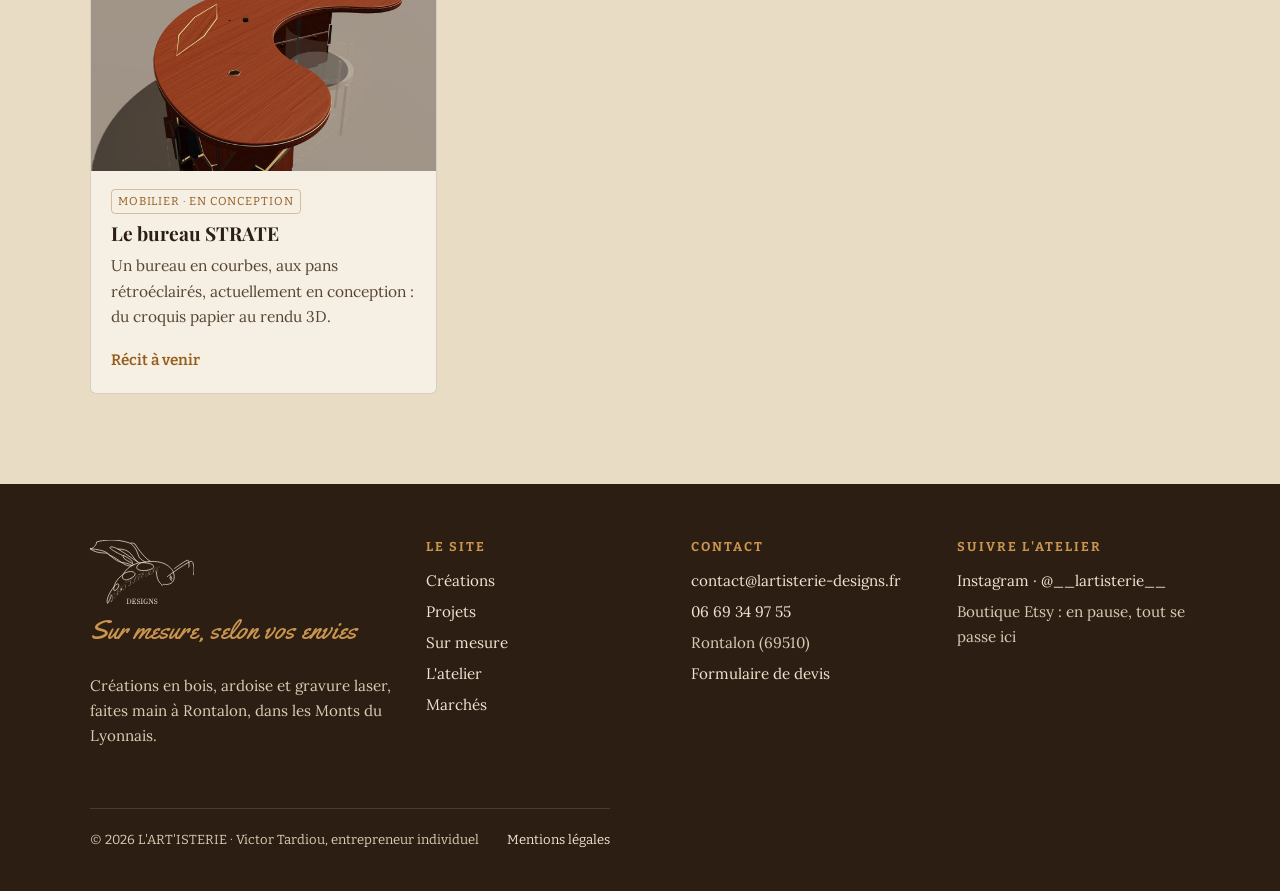
<file: projets.html>
<!DOCTYPE html>
<html lang="fr">
<head>
<meta charset="utf-8">
<meta name="viewport" content="width=device-width, initial-scale=1">
<title>Projets de l&#x27;atelier · L&#x27;ART&#x27;ISTERIE</title>
<meta name="description" content="Les grands projets de l&#x27;atelier L&#x27;ART&#x27;ISTERIE racontés de l&#x27;idée à l&#x27;objet fini : tabouret échiquier, ruches, table en résine.">
<meta property="og:title" content="Projets de l&#x27;atelier · L&#x27;ART&#x27;ISTERIE">
<meta property="og:description" content="Les grands projets de l&#x27;atelier L&#x27;ART&#x27;ISTERIE racontés de l&#x27;idée à l&#x27;objet fini : tabouret échiquier, ruches, table en résine.">
<meta property="og:type" content="website">
<meta property="og:locale" content="fr_FR">
<meta property="og:image" content="img/ruche-village.jpg">

<link rel="icon" href="img/favicon.svg" type="image/svg+xml">
<link rel="preconnect" href="https://fonts.googleapis.com">
<link rel="preconnect" href="https://fonts.gstatic.com" crossorigin>
<link rel="stylesheet" href="https://fonts.googleapis.com/css2?family=Bitter:wght@400;600&family=Lora:ital,wght@0,400;0,600;1,400&family=Playfair+Display:wght@700&family=Yellowtail&display=swap">
<link rel="stylesheet" href="css/style.css">
</head>
<body data-page="projets">
<p class="bandeau">Prochain marché : <strong>dimanche 29 novembre</strong>, salle des fêtes de Rontalon · <a href="marches.html">Infos pratiques</a></p>
<header class="entete">
  <div class="wrap">
    <a class="marque" href="index.html" aria-label="L'ART'ISTERIE, accueil">
      <img src="img/logo-brun.svg" alt="" width="74" height="46">
      <span><b>L'ART'ISTERIE</b><small>designs</small></span>
    </a>
    <button class="burger" type="button" aria-expanded="false" aria-controls="nav">Menu</button>
    <nav class="nav" id="nav" aria-label="Navigation principale"><a href="creations.html">Créations</a><a href="projets.html" aria-current="page">Projets</a><a href="sur-mesure.html">Sur mesure</a><a href="atelier.html">L'atelier</a><a href="marches.html">Marchés</a><a class="btn" href="sur-mesure.html#devis">Demander un devis</a></nav>
  </div>
</header>
<main>

<section class="entete-page">
  <div class="wrap">
    <p class="surtitre">Projets</p>
    <h1>Les grands projets de l'atelier</h1>
    <p class="chapo">Certaines pièces demandent des semaines, des plans et quelques échecs. Je les raconte ici, de l'idée à l'objet fini, pour montrer ce qu'un projet sur mesure peut devenir.</p>
  </div>
</section>
<section class="section" style="padding-top:0"><div class="wrap"><div class="grille"><article class="carte">
  <div class="media"><img src="img/echiquier-pieces-2-sm.jpg" srcset="img/echiquier-pieces-2-sm.jpg 540w, img/echiquier-pieces-2.jpg 1350w" sizes="(max-width:640px) 100vw, 33vw" width="540" height="720" alt="Le tabouret échiquier" loading="lazy" decoding="async"></div>
  <div class="corps"><div class="etiquettes"><span class="etiquette">Récit complet</span></div><h3>Le tabouret échiquier</h3><p>Plus d'un an et demi de travail, des carnets de plans, une maquette au 1/10 et un tiroir que personne ne voit.</p>
  <div class="pied-carte"><a class="lien-fleche" href="projet-echiquier.html">Lire l&#39;histoire</a></div></div>
</article><article class="carte">
  <div class="media"><img src="img/ruche-chapelle-sm.jpg" srcset="img/ruche-chapelle-sm.jpg 540w, img/ruche-chapelle.jpg 1350w" sizes="(max-width:640px) 100vw, 33vw" width="540" height="720" alt="Les ruches" loading="lazy" decoding="async"></div>
  <div class="corps"><div class="etiquettes"><span class="etiquette">Récit complet</span></div><h3>Les ruches</h3><p>Une ruche piège, un présentoir à miel au toit chalet, puis une ruche complète : trois rencontres, une abeille gravée à chaque fois.</p>
  <div class="pied-carte"><a class="lien-fleche" href="projet-ruches.html">Lire l&#39;histoire</a></div></div>
</article><article class="carte">
  <div class="media"><img src="img/table-resine-sm.jpg" srcset="img/table-resine-sm.jpg 540w, img/table-resine.jpg 1350w" sizes="(max-width:640px) 100vw, 33vw" width="540" height="720" alt="La table en résine" loading="lazy" decoding="async"></div>
  <div class="corps"><div class="etiquettes"><span class="etiquette">Bois · Résine</span></div><h3>La table en résine</h3><p>Une coulée de résine entre deux plateaux de bois brut : des heures de préparation pour quelques minutes décisives.</p>
  <div class="pied-carte"><span class="prix devis">Récit à venir</span></div></div>
</article><article class="carte">
  <div class="media"><img src="img/alveoles-decoupe-sm.jpg" srcset="img/alveoles-decoupe-sm.jpg 720w, img/alveoles-decoupe.jpg 1800w" sizes="(max-width:640px) 100vw, 33vw" width="720" height="540" alt="Le mur d&#x27;alvéoles" loading="lazy" decoding="async"></div>
  <div class="corps"><div class="etiquettes"><span class="etiquette">Découpe laser</span></div><h3>Le mur d'alvéoles</h3><p>De la découpe laser des hexagones à la pièce posée, avec ses fleurs et sa bougie en cire d'abeille.</p>
  <div class="pied-carte"><span class="prix devis">Récit à venir</span></div></div>
</article><article class="carte">
  <div class="media"><img src="img/couteau-abeille-sm.jpg" srcset="img/couteau-abeille-sm.jpg 540w, img/couteau-abeille.jpg 1350w" sizes="(max-width:640px) 100vw, 33vw" width="540" height="720" alt="Les couteaux" loading="lazy" decoding="async"></div>
  <div class="corps"><div class="etiquettes"><span class="etiquette">Bois · Gravure</span></div><h3>Les couteaux</h3><p>Lames damas, manches en bois façonnés à la main et abeille gravée au laser sur la poignée.</p>
  <div class="pied-carte"><span class="prix devis">Récit à venir</span></div></div>
</article><article class="carte">
  <div class="media"><img src="img/lit-sketchup-sm.jpg" srcset="img/lit-sketchup-sm.jpg 720w, img/lit-sketchup.jpg 1366w" sizes="(max-width:640px) 100vw, 33vw" width="720" height="356" alt="Le lit" loading="lazy" decoding="async"></div>
  <div class="corps"><div class="etiquettes"><span class="etiquette">Mobilier · Du plan à la réalité</span></div><h3>Le lit</h3><p>Dessiné sur SketchUp en 2021, avec sa tête de lit inclinée et ses chevets géométriques. Photos du lit fini à venir.</p>
  <div class="pied-carte"><span class="prix devis">Récit à venir</span></div></div>
</article><article class="carte">
  <div class="media"><img src="img/strate-rendu-sm.jpg" srcset="img/strate-rendu-sm.jpg 720w, img/strate-rendu.jpg 1600w" sizes="(max-width:640px) 100vw, 33vw" width="720" height="443" alt="Le bureau STRATE" loading="lazy" decoding="async"></div>
  <div class="corps"><div class="etiquettes"><span class="etiquette">Mobilier · En conception</span></div><h3>Le bureau STRATE</h3><p>Un bureau en courbes, aux pans rétroéclairés, actuellement en conception : du croquis papier au rendu 3D.</p>
  <div class="pied-carte"><span class="prix devis">Récit à venir</span></div></div>
</article></div></div></section>

</main>
<footer class="pied">
  <div class="wrap">
    <div>
      <img class="logo-pied" src="img/logo-lin.svg" alt="" width="103" height="64">
      <p class="script">Sur mesure, selon vos envies</p>
      <p>Créations en bois, ardoise et gravure laser, faites main à Rontalon, dans les Monts du Lyonnais.</p>
    </div>
    <div>
      <h3>Le site</h3>
      <ul><li><a href="creations.html">Créations</a></li><li><a href="projets.html">Projets</a></li><li><a href="sur-mesure.html">Sur mesure</a></li><li><a href="atelier.html">L'atelier</a></li><li><a href="marches.html">Marchés</a></li></ul>
    </div>
    <div>
      <h3>Contact</h3>
      <ul>
        <li><a href="mailto:contact@lartisterie-designs.fr">contact@lartisterie-designs.fr</a></li>
        <li><a href="tel:+33669349755">06 69 34 97 55</a></li>
        <li>Rontalon (69510)</li>
        <li><a href="sur-mesure.html#devis">Formulaire de devis</a></li>
      </ul>
    </div>
    <div>
      <h3>Suivre l'atelier</h3>
      <ul>
        <li><a href="https://www.instagram.com/__lartisterie__/">Instagram · @__lartisterie__</a></li>
        <li>Boutique Etsy : en pause, tout se passe ici</li>
      </ul>
    </div>
    <p class="mentions"><span>© <span id="annee">2026</span> L'ART'ISTERIE · Victor Tardiou, entrepreneur individuel</span><a href="mentions-legales.html">Mentions légales</a></p>
  </div>
</footer>
<script src="js/main.js"></script>
</body>
</html>
</file>
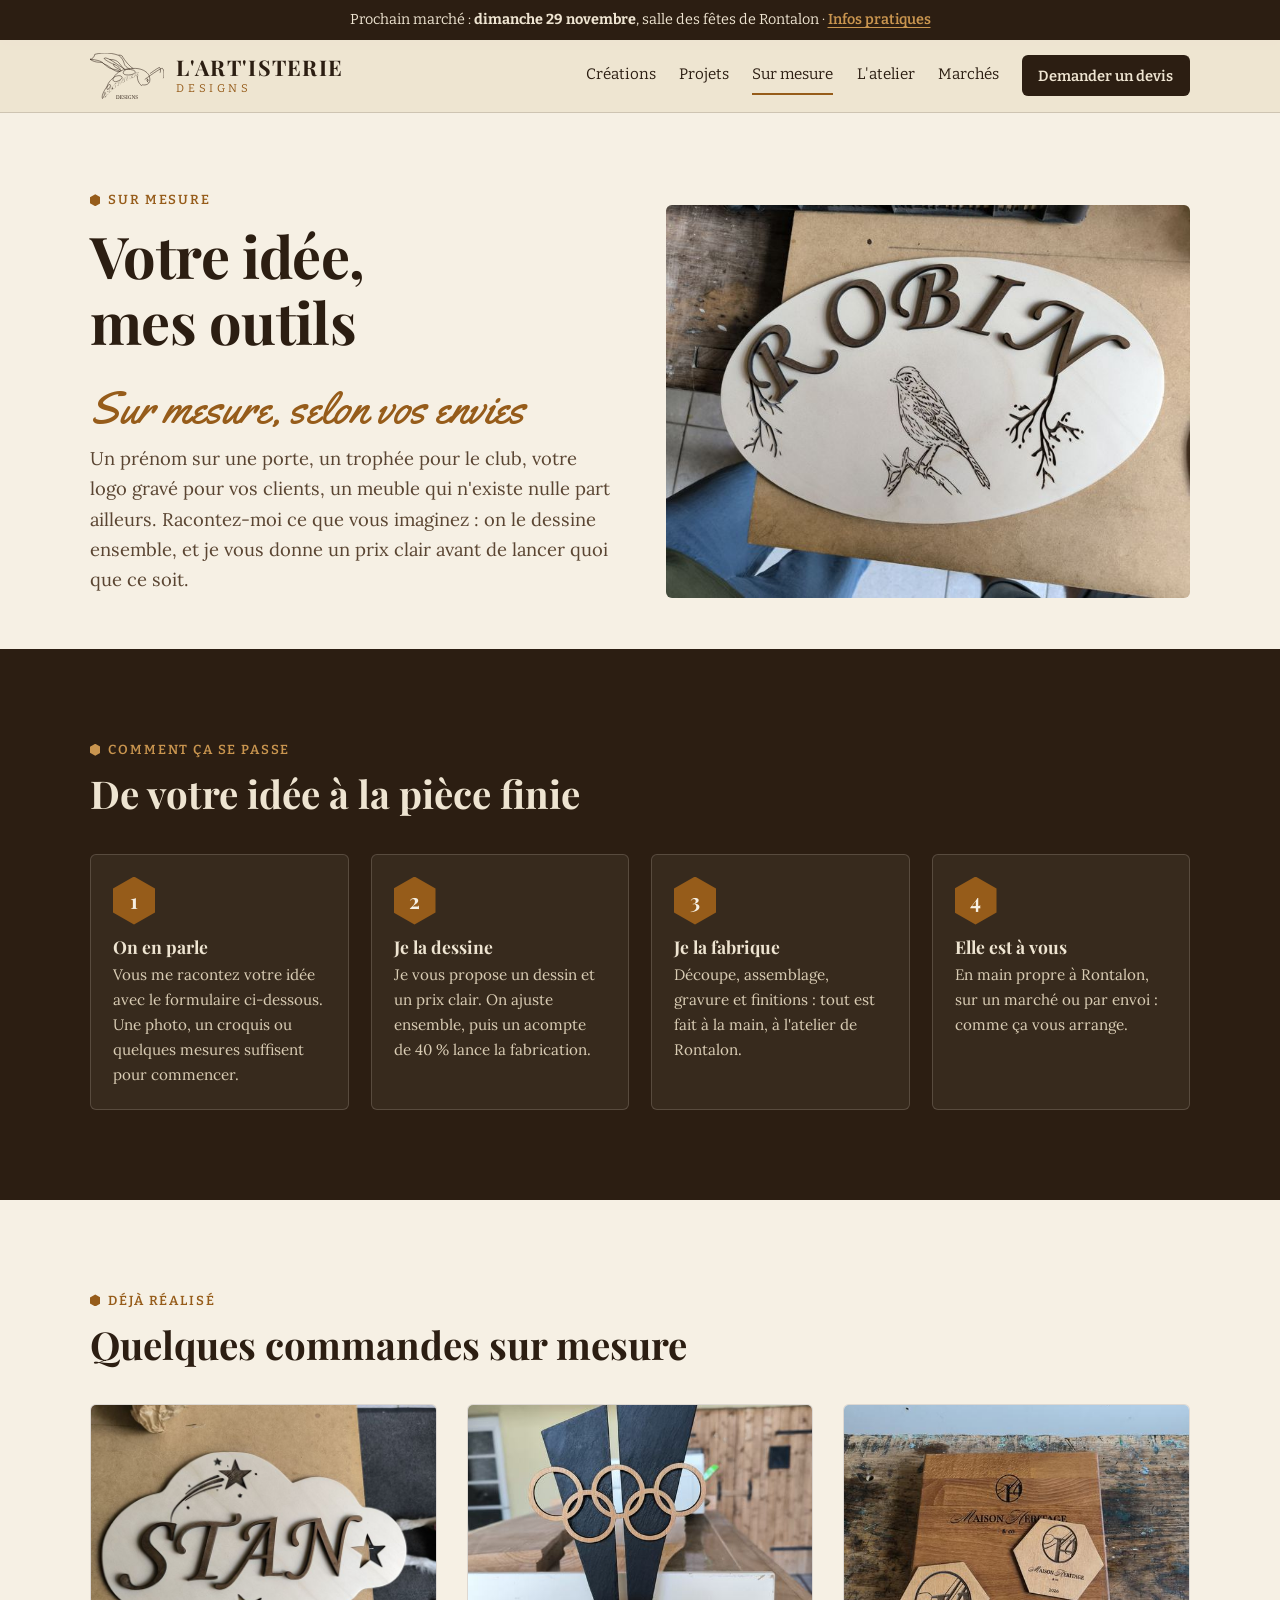
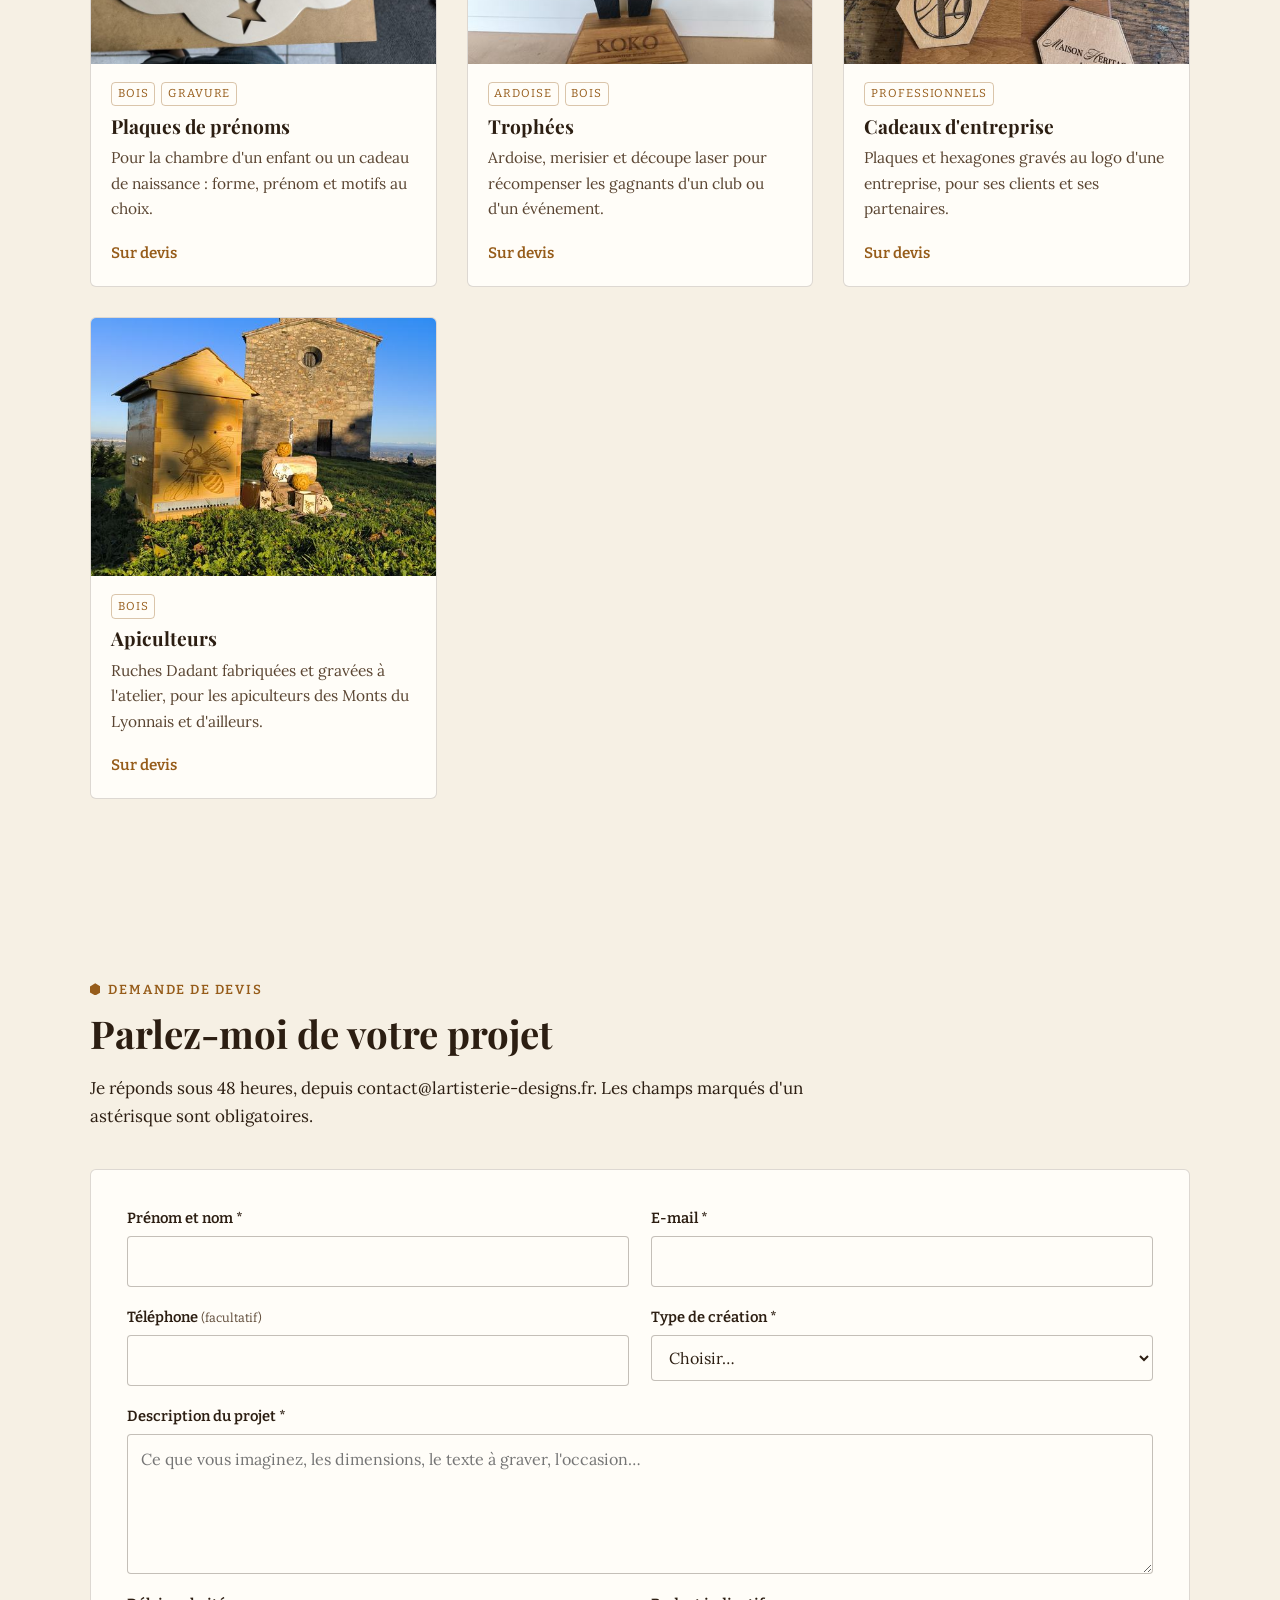
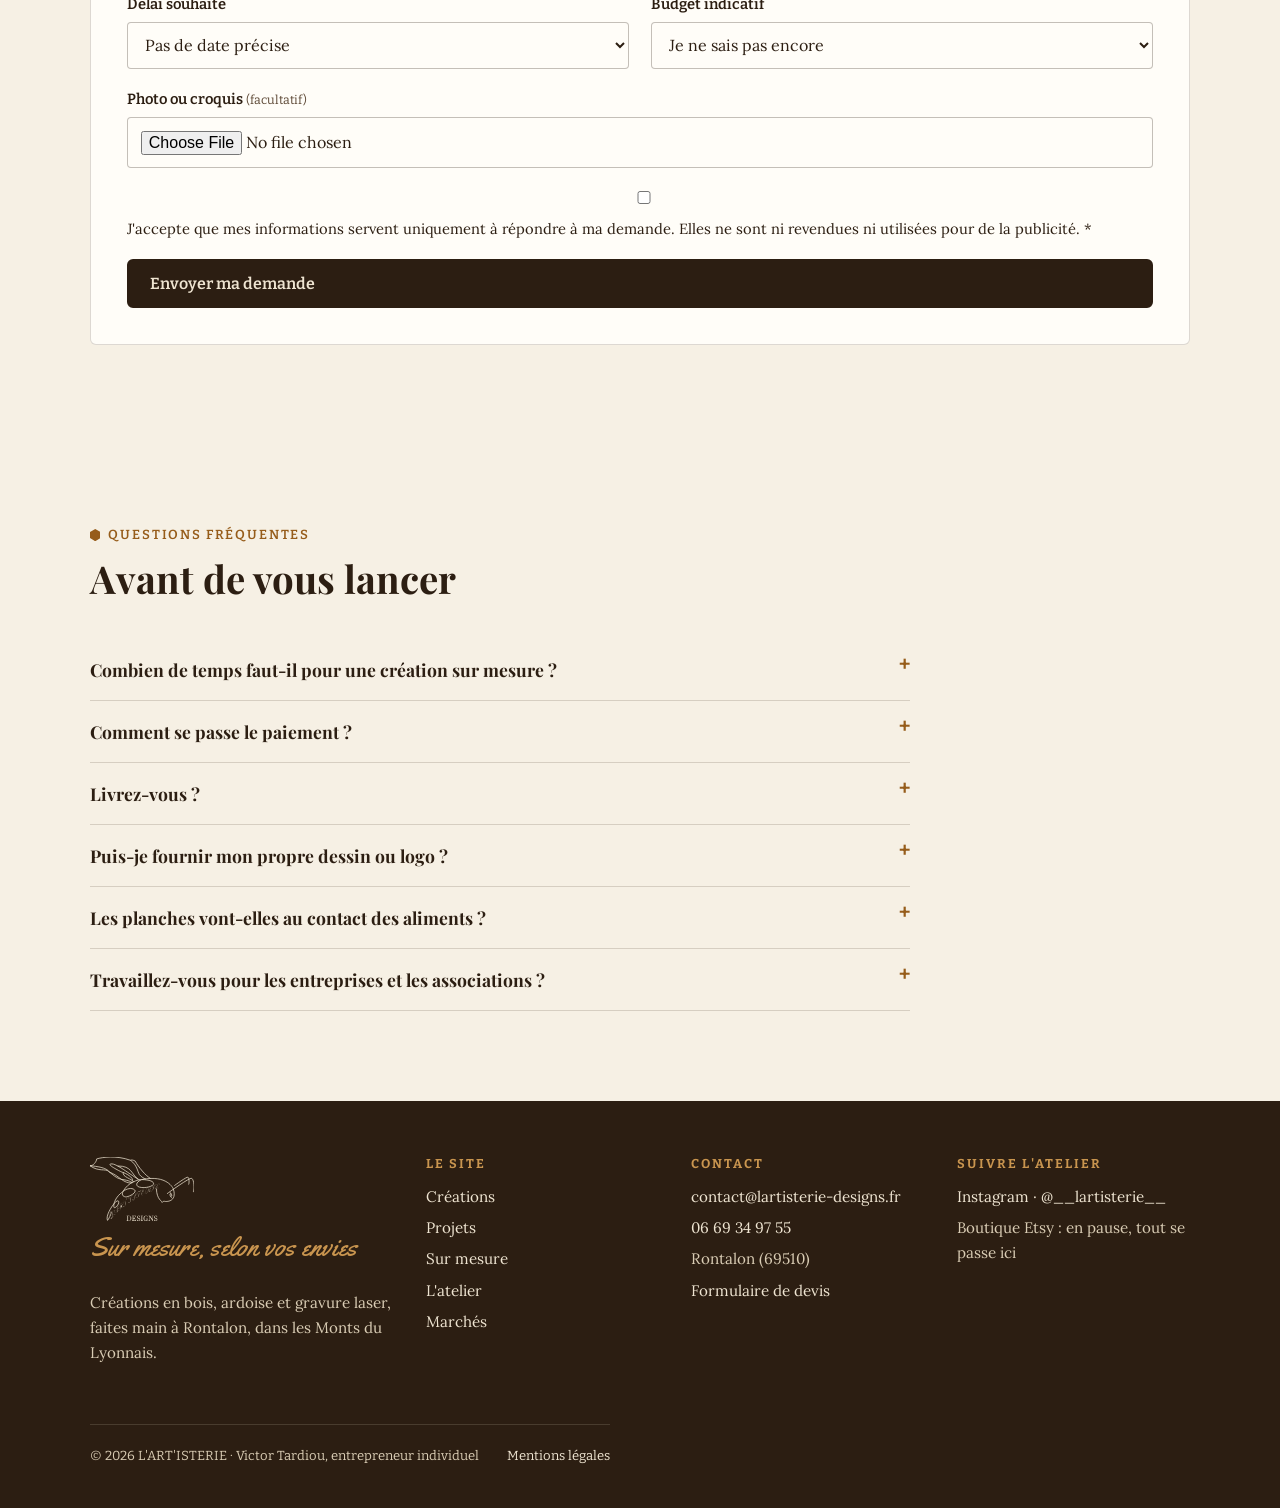
<file: sur-mesure.html>
<!DOCTYPE html>
<html lang="fr">
<head>
<meta charset="utf-8">
<meta name="viewport" content="width=device-width, initial-scale=1">
<title>Création sur mesure et devis · L&#x27;ART&#x27;ISTERIE</title>
<meta name="description" content="Plaques de prénom, trophées, cadeaux d&#x27;entreprise, mobilier : demandez un devis pour une création sur mesure en bois, ardoise ou gravure laser.">
<meta property="og:title" content="Création sur mesure et devis · L&#x27;ART&#x27;ISTERIE">
<meta property="og:description" content="Plaques de prénom, trophées, cadeaux d&#x27;entreprise, mobilier : demandez un devis pour une création sur mesure en bois, ardoise ou gravure laser.">
<meta property="og:type" content="website">
<meta property="og:locale" content="fr_FR">
<meta property="og:image" content="img/ruche-village.jpg">

<link rel="icon" href="img/favicon.svg" type="image/svg+xml">
<link rel="preconnect" href="https://fonts.googleapis.com">
<link rel="preconnect" href="https://fonts.gstatic.com" crossorigin>
<link rel="stylesheet" href="https://fonts.googleapis.com/css2?family=Bitter:wght@400;600&family=Lora:ital,wght@0,400;0,600;1,400&family=Playfair+Display:wght@700&family=Yellowtail&display=swap">
<link rel="stylesheet" href="css/style.css">
</head>
<body data-page="sur-mesure">
<p class="bandeau">Prochain marché : <strong>dimanche 29 novembre</strong>, salle des fêtes de Rontalon · <a href="marches.html">Infos pratiques</a></p>
<header class="entete">
  <div class="wrap">
    <a class="marque" href="index.html" aria-label="L'ART'ISTERIE, accueil">
      <img src="img/logo-brun.svg" alt="" width="74" height="46">
      <span><b>L'ART'ISTERIE</b><small>designs</small></span>
    </a>
    <button class="burger" type="button" aria-expanded="false" aria-controls="nav">Menu</button>
    <nav class="nav" id="nav" aria-label="Navigation principale"><a href="creations.html">Créations</a><a href="projets.html">Projets</a><a href="sur-mesure.html" aria-current="page">Sur mesure</a><a href="atelier.html">L'atelier</a><a href="marches.html">Marchés</a><a class="btn" href="sur-mesure.html#devis">Demander un devis</a></nav>
  </div>
</header>
<main>

<section class="entete-page">
  <div class="wrap duo">
    <div>
      <p class="surtitre">Sur mesure</p>
      <h1>Votre idée, mes outils</h1>
      <span class="script">Sur mesure, selon vos envies</span>
      <p class="chapo">Un prénom sur une porte, un trophée pour le club, votre logo gravé pour vos clients, un meuble qui n'existe nulle part ailleurs. Racontez-moi ce que vous imaginez : on le dessine ensemble, et je vous donne un prix clair avant de lancer quoi que ce soit.</p>
    </div>
    <div><img src="img/prenom-robin-sm.jpg" srcset="img/prenom-robin-sm.jpg 720w, img/prenom-robin.jpg 1800w" sizes="(max-width:700px) 100vw, 50vw" width="720" height="540" alt="Plaque de porte en bois gravée au prénom Robin" fetchpriority="high"></div>
  </div>
</section>

<section class="section sombre">
  <div class="wrap">
    <div class="tete"><p class="surtitre">Comment ça se passe</p><h2>De votre idée à la pièce finie</h2></div>
    <ol class="etapes">
      <li><h3>On en parle</h3><p>Vous me racontez votre idée avec le formulaire ci-dessous. Une photo, un croquis ou quelques mesures suffisent pour commencer.</p></li>
      <li><h3>Je la dessine</h3><p>Je vous propose un dessin et un prix clair. On ajuste ensemble, puis un acompte de 40 % lance la fabrication.</p></li>
      <li><h3>Je la fabrique</h3><p>Découpe, assemblage, gravure et finitions : tout est fait à la main, à l'atelier de Rontalon.</p></li>
      <li><h3>Elle est à vous</h3><p>En main propre à Rontalon, sur un marché ou par envoi : comme ça vous arrange.</p></li>
    </ol>
  </div>
</section>

<section class="section">
  <div class="wrap">
    <div class="tete"><p class="surtitre">Déjà réalisé</p><h2>Quelques commandes sur mesure</h2></div>
    <div class="grille">
      <article class="carte" data-cat="">
  <div class="media"><img src="img/prenom-stan-sm.jpg" srcset="img/prenom-stan-sm.jpg 720w, img/prenom-stan.jpg 1800w" sizes="(max-width:640px) 100vw, 33vw" width="720" height="540" alt="Plaques de prénoms" loading="lazy" decoding="async"></div>
  <div class="corps">
    <div class="etiquettes"><span class="etiquette">Bois</span><span class="etiquette">Gravure</span></div>
    <h3>Plaques de prénoms</h3>
    <p>Pour la chambre d'un enfant ou un cadeau de naissance : forme, prénom et motifs au choix.</p>
    <div class="pied-carte"><span class="prix devis">Sur devis</span></div>
  </div>
</article>
      <article class="carte" data-cat="">
  <div class="media"><img src="img/trophee-ardoise-sm.jpg" srcset="img/trophee-ardoise-sm.jpg 540w, img/trophee-ardoise.jpg 1350w" sizes="(max-width:640px) 100vw, 33vw" width="540" height="720" alt="Trophées" loading="lazy" decoding="async"></div>
  <div class="corps">
    <div class="etiquettes"><span class="etiquette">Ardoise</span><span class="etiquette">Bois</span></div>
    <h3>Trophées</h3>
    <p>Ardoise, merisier et découpe laser pour récompenser les gagnants d'un club ou d'un événement.</p>
    <div class="pied-carte"><span class="prix devis">Sur devis</span></div>
  </div>
</article>
      <article class="carte" data-cat="">
  <div class="media"><img src="img/maison-heritage-sm.jpg" srcset="img/maison-heritage-sm.jpg 540w, img/maison-heritage.jpg 1350w" sizes="(max-width:640px) 100vw, 33vw" width="540" height="720" alt="Cadeaux d&#x27;entreprise" loading="lazy" decoding="async"></div>
  <div class="corps">
    <div class="etiquettes"><span class="etiquette">Professionnels</span></div>
    <h3>Cadeaux d'entreprise</h3>
    <p>Plaques et hexagones gravés au logo d'une entreprise, pour ses clients et ses partenaires.</p>
    <div class="pied-carte"><span class="prix devis">Sur devis</span></div>
  </div>
</article>
      <article class="carte" data-cat="">
  <div class="media"><img src="img/ruche-chapelle-sm.jpg" srcset="img/ruche-chapelle-sm.jpg 540w, img/ruche-chapelle.jpg 1350w" sizes="(max-width:640px) 100vw, 33vw" width="540" height="720" alt="Apiculteurs" loading="lazy" decoding="async"></div>
  <div class="corps">
    <div class="etiquettes"><span class="etiquette">Bois</span></div>
    <h3>Apiculteurs</h3>
    <p>Ruches Dadant fabriquées et gravées à l'atelier, pour les apiculteurs des Monts du Lyonnais et d'ailleurs.</p>
    <div class="pied-carte"><span class="prix devis">Sur devis</span></div>
  </div>
</article>
    </div>
  </div>
</section>

<section class="section papier" id="devis">
  <div class="wrap">
    <div class="tete">
      <p class="surtitre">Demande de devis</p>
      <h2>Parlez-moi de votre projet</h2>
      <p>Je réponds sous 48 heures, depuis contact@lartisterie-designs.fr. Les champs marqués d'un astérisque sont obligatoires.</p>
    </div>
    <form class="formulaire" id="form-devis" name="devis" method="POST" data-netlify="true" netlify-honeypot="site-web" enctype="multipart/form-data">
      <input type="hidden" name="form-name" value="devis">
      <p class="cache"><label for="site-web">Ne pas remplir</label><input id="site-web" name="site-web"></p>
      <div class="champ"><label for="nom">Prénom et nom *</label><input id="nom" name="nom" autocomplete="name" required></div>
      <div class="champ"><label for="email">E-mail *</label><input id="email" name="email" type="email" autocomplete="email" required></div>
      <div class="champ"><label for="tel">Téléphone <small>(facultatif)</small></label><input id="tel" name="telephone" type="tel" autocomplete="tel"></div>
      <div class="champ"><label for="type">Type de création *</label>
        <select id="type" name="type" required>
          <option value="">Choisir…</option>
          <option>Planche ou plateau gravé</option><option>Plaque de prénom ou de porte</option><option>Ardoise gravée</option>
          <option>Trophée</option><option>Mobilier sur mesure</option><option>Cadeau d'entreprise</option><option>Pièce avec bougie (duo Orphelys)</option><option>Autre</option>
        </select></div>
      <div class="champ large"><label for="description">Description du projet *</label><textarea id="description" name="description" required placeholder="Ce que vous imaginez, les dimensions, le texte à graver, l'occasion…"></textarea></div>
      <div class="champ"><label for="delai">Délai souhaité</label>
        <select id="delai" name="delai"><option value="">Pas de date précise</option><option>Avant Noël</option><option>Dans le mois</option><option>Dans les 2 à 3 mois</option><option>Date précise (à préciser dans la description)</option></select></div>
      <div class="champ"><label for="budget">Budget indicatif</label>
        <select id="budget" name="budget"><option value="">Je ne sais pas encore</option><option>Moins de 50 €</option><option>50 à 100 €</option><option>100 à 250 €</option><option>250 à 500 €</option><option>Plus de 500 €</option></select></div>
      <div class="champ large"><label for="fichier">Photo ou croquis <small>(facultatif)</small></label><input id="fichier" name="fichier" type="file" accept="image/*,.pdf"></div>
      <label class="case champ large" for="rgpd"><input id="rgpd" name="rgpd" type="checkbox" required><span>J'accepte que mes informations servent uniquement à répondre à ma demande. Elles ne sont ni revendues ni utilisées pour de la publicité. *</span></label>
      <div class="champ large"><button class="btn" type="submit">Envoyer ma demande</button></div>
    </form>
  </div>
</section>

<section class="section" id="faq">
  <div class="wrap">
    <div class="tete"><p class="surtitre">Questions fréquentes</p><h2>Avant de vous lancer</h2></div>
    <div class="faq-liste">
      <details class="faq"><summary>Combien de temps faut-il pour une création sur mesure ?</summary><p>Quelques jours pour une plaque gravée, plusieurs semaines pour un meuble. Je vous donne un délai précis avec le devis.</p></details>
      <details class="faq"><summary>Comment se passe le paiement ?</summary><p>Un acompte de 40 % lance la fabrication, le solde se règle à la remise de la pièce. Paiement en espèces ou par virement.</p></details>
      <details class="faq"><summary>Livrez-vous ?</summary><p>Retrait à l'atelier à Rontalon, remise sur un marché, ou envoi : on choisit ensemble la solution la plus pratique.</p></details>
      <details class="faq"><summary>Puis-je fournir mon propre dessin ou logo ?</summary><p>Oui. Une photo, un croquis ou un fichier suffisent : je prépare la gravure et vous montre le rendu avant de lancer.</p></details>
      <details class="faq"><summary>Les planches vont-elles au contact des aliments ?</summary><p>Oui, les planches qui touchent les aliments reçoivent une huile dure alimentaire. Je vous explique l'entretien à la remise.</p></details>
      <details class="faq"><summary>Travaillez-vous pour les entreprises et les associations ?</summary><p>Oui : cadeaux clients gravés au logo, trophées, plaques. Des prix dégressifs s'appliquent dès 10 pièces.</p></details>
    </div>
  </div>
</section>

</main>
<footer class="pied">
  <div class="wrap">
    <div>
      <img class="logo-pied" src="img/logo-lin.svg" alt="" width="103" height="64">
      <p class="script">Sur mesure, selon vos envies</p>
      <p>Créations en bois, ardoise et gravure laser, faites main à Rontalon, dans les Monts du Lyonnais.</p>
    </div>
    <div>
      <h3>Le site</h3>
      <ul><li><a href="creations.html">Créations</a></li><li><a href="projets.html">Projets</a></li><li><a href="sur-mesure.html">Sur mesure</a></li><li><a href="atelier.html">L'atelier</a></li><li><a href="marches.html">Marchés</a></li></ul>
    </div>
    <div>
      <h3>Contact</h3>
      <ul>
        <li><a href="mailto:contact@lartisterie-designs.fr">contact@lartisterie-designs.fr</a></li>
        <li><a href="tel:+33669349755">06 69 34 97 55</a></li>
        <li>Rontalon (69510)</li>
        <li><a href="sur-mesure.html#devis">Formulaire de devis</a></li>
      </ul>
    </div>
    <div>
      <h3>Suivre l'atelier</h3>
      <ul>
        <li><a href="https://www.instagram.com/__lartisterie__/">Instagram · @__lartisterie__</a></li>
        <li>Boutique Etsy : en pause, tout se passe ici</li>
      </ul>
    </div>
    <p class="mentions"><span>© <span id="annee">2026</span> L'ART'ISTERIE · Victor Tardiou, entrepreneur individuel</span><a href="mentions-legales.html">Mentions légales</a></p>
  </div>
</footer>
<script src="js/main.js"></script>
</body>
</html>
</file>
<file: css/style.css>
/* L'ART'ISTERIE — feuille de style
   Plan : fond lin, encre brune, ocre en accent unique ; l'alvéole (hexagone) comme seul motif signature,
   utilisé pour les puces, les médaillons des matières et les repères de chapitres. */
:root{
  --lin:#EEE4D1;
  --lin-fonce:#E3D5BA;
  --papier:#F6F0E4;
  --brun:#2C1E12;
  --brun-doux:#5A4532;
  --ocre:#965C1A;
  --ocre-clair:#C9954F;
  --trait:rgba(44,30,18,.16);
  --f-titre:"Playfair Display", Georgia, "Times New Roman", serif;
  --f-texte:"Lora", Georgia, serif;
  --f-sous:"Bitter", "Rockwell", Georgia, serif;
  --f-script:"Yellowtail", "Brush Script MT", cursive;
  --largeur:1180px;
  --rayon:6px;
  color-scheme:light;
}
*,*::before,*::after{box-sizing:border-box}
html{scroll-behavior:smooth;-webkit-text-size-adjust:100%}
body{margin:0;background:var(--fond,var(--lin));transition:background-color .4s;color:var(--brun);font-family:var(--f-texte);font-size:1.0625rem;line-height:1.65}
img{max-width:100%;height:auto;display:block}
a{color:var(--ocre);text-underline-offset:3px}
a:hover{color:var(--brun)}
:focus-visible{outline:3px solid var(--ocre);outline-offset:3px;border-radius:2px}
h1,h2,h3{font-family:var(--f-titre);font-weight:700;line-height:1.15;text-wrap:balance;margin:0 0 .5em;color:var(--brun)}
h1{font-size:clamp(2.1rem,4.6vw,3.6rem);letter-spacing:-.01em}
h2{font-size:clamp(1.65rem,3vw,2.4rem)}
h3{font-size:1.3rem}
p{margin:0 0 1em;max-width:65ch}
.wrap{max-width:var(--largeur);margin:0 auto;padding:0 clamp(16px,4vw,40px)}
.surtitre{font-family:var(--f-sous);font-weight:600;font-size:.82rem;letter-spacing:.14em;text-transform:uppercase;color:var(--ocre);margin:0 0 .8em;display:flex;align-items:center;gap:.6em}
.surtitre::before{content:"";width:.8em;height:.92em;background:currentColor;clip-path:polygon(50% 0,100% 25%,100% 75%,50% 100%,0 75%,0 25%);flex:none}
.script{font-family:var(--f-script);font-weight:400;color:var(--ocre);font-size:clamp(1.9rem,3.6vw,2.8rem);line-height:1.1}
.chapo{font-size:1.15rem;color:var(--brun-doux)}

/* Bandeau marché */
.bandeau{max-width:none;margin:0;background:var(--brun);color:var(--lin);font-family:var(--f-sous);font-size:.9rem;text-align:center;padding:.55em 16px}
.bandeau a{color:var(--ocre-clair);font-weight:600}

/* En-tête */
.entete{position:sticky;top:0;z-index:20;background:rgba(238,228,209,.96);backdrop-filter:blur(6px);border-bottom:1px solid var(--trait)}
.entete .wrap{display:flex;align-items:center;justify-content:space-between;gap:20px;min-height:72px}
.marque{display:flex;align-items:center;gap:12px;text-decoration:none;color:var(--brun)}
.marque img{height:46px;width:auto}
.marque span{display:flex;flex-direction:column;line-height:1}
.marque b{font-family:var(--f-titre);font-size:1.35rem;letter-spacing:.06em}
.marque small{font-family:var(--f-sous);font-size:.7rem;letter-spacing:.32em;text-transform:uppercase;color:var(--ocre);margin-top:5px}
.nav{display:flex;align-items:center;gap:clamp(12px,1.8vw,26px)}
.nav a{font-family:var(--f-sous);font-size:.95rem;color:var(--brun);text-decoration:none;padding:6px 0;border-bottom:2px solid transparent}
.nav a:hover,.nav a[aria-current="page"]{border-bottom-color:var(--ocre)}
.nav a.btn{border-bottom:0}
.burger{display:none;background:none;border:1px solid var(--trait);border-radius:var(--rayon);padding:8px 12px;font-family:var(--f-sous);font-size:.95rem;color:var(--brun);cursor:pointer}

/* Boutons */
.btn{display:inline-flex;align-items:center;gap:.5em;font-family:var(--f-sous);font-weight:600;font-size:1rem;text-decoration:none;padding:.8em 1.3em;border-radius:var(--rayon);border:2px solid var(--brun);color:var(--lin);background:var(--brun);cursor:pointer;transition:background .2s,color .2s,transform .2s}
.btn:hover{background:var(--ocre);border-color:var(--ocre);color:var(--papier)}
.btn.clair{background:transparent;color:var(--brun)}
.btn.clair:hover{background:var(--brun);color:var(--lin);border-color:var(--brun)}
.nav a.btn{padding:.5em 1em;font-size:.92rem;color:var(--lin)}
.nav a.btn:hover{color:var(--papier)}
.actions{display:flex;flex-wrap:wrap;gap:12px;margin-top:1.4em}

/* Hero plein cadre (repris de la version B) */
.hero{position:relative;min-height:min(80vh,740px);display:grid;align-items:end;overflow:hidden;color:#FFF8EC;padding:0}
.hero picture,.hero picture img{position:absolute;inset:0;width:100%;height:100%;object-fit:cover}
.hero::after{content:"";position:absolute;inset:0;background:linear-gradient(180deg,rgba(44,30,18,.30) 0%,rgba(44,30,18,.42) 40%,rgba(44,30,18,.9) 100%)}
.hero .wrap{position:relative;z-index:1;width:100%;padding-bottom:clamp(36px,6vw,76px);display:block}
.hero h1{color:#FFF8EC;max-width:17ch;text-shadow:0 2px 18px rgba(0,0,0,.35)}
.hero .surtitre{color:var(--ocre-clair);text-shadow:0 1px 8px rgba(0,0,0,.6)}
.hero .script{color:#E9B66C;display:block;margin:.1em 0 .35em}
.hero .chapo{color:#F0E4CF;max-width:58ch}
.hero .btn{background:#FFF8EC;color:var(--brun);border-color:#FFF8EC}
.hero .btn.clair{background:transparent;color:#FFF8EC}
.hero .btn:hover{background:var(--ocre);border-color:var(--ocre);color:#FFF8EC}

/* Bandeau de chiffres (repris de B) */
.chiffres{display:grid;grid-template-columns:repeat(4,1fr);background:var(--papier);border-bottom:1px solid var(--trait)}
.chiffres div{padding:20px clamp(16px,2vw,28px);border-right:1px solid var(--trait)}
.chiffres div:last-child{border-right:0}
.chiffres b{display:block;font-family:var(--f-titre);font-size:1.55rem;line-height:1.1}
.chiffres span{font-family:var(--f-sous);font-size:.85rem;color:var(--brun-doux)}

/* Réassurance */
.reassurance{border-top:1px solid var(--trait);border-bottom:1px solid var(--trait);background:var(--papier)}
.reassurance ul{list-style:none;margin:0 auto;padding:18px clamp(16px,4vw,40px);display:grid;grid-template-columns:repeat(4,1fr);gap:12px 24px}
.reassurance li{font-family:var(--f-sous);font-size:.95rem;display:flex;gap:.6em;align-items:center}
.reassurance li::before{content:"";width:14px;height:16px;flex:none;background:var(--ocre);clip-path:polygon(50% 0,100% 25%,100% 75%,50% 100%,0 75%,0 25%)}

/* Sections */
.section{padding:clamp(48px,7vw,96px) 0}
.section.papier{background:var(--papier)}
.section.sombre{background:var(--brun);color:var(--lin)}
.section.sombre h2,.section.sombre h3{color:var(--lin)}
.section.sombre p{color:#D9CCB4}
.section.sombre .surtitre{color:var(--ocre-clair)}
.tete{max-width:720px;margin-bottom:clamp(24px,3vw,40px)}
.duo{display:grid;grid-template-columns:1fr 1fr;gap:clamp(24px,4vw,64px);align-items:center}
.duo.inverse > :first-child{order:2}
.duo img{border-radius:var(--rayon);width:100%;object-fit:cover}

/* Carte marché */
.marche-carte{display:grid;grid-template-columns:auto 1fr auto;gap:24px;align-items:center;background:var(--papier);border:1px solid var(--trait);border-left:6px solid var(--ocre);border-radius:var(--rayon);padding:22px 26px}
.date-bloc{font-family:var(--f-titre);text-align:center;line-height:1;color:var(--brun)}
.date-bloc b{display:block;font-size:2.8rem}
.date-bloc span{font-family:var(--f-sous);font-size:.8rem;letter-spacing:.18em;text-transform:uppercase;color:var(--ocre)}
.marche-carte h3{margin:0 0 .2em}
.marche-carte p{margin:0;color:var(--brun-doux)}

/* Matières en alvéoles */
.matieres{display:grid;grid-template-columns:repeat(3,1fr);gap:clamp(20px,3vw,40px)}
.matiere{text-decoration:none;color:var(--brun);display:flex;flex-direction:column;align-items:center;text-align:center}
.alveole{width:min(260px,100%);aspect-ratio:1/1.1547;clip-path:polygon(50% 0,100% 25%,100% 75%,50% 100%,0 75%,0 25%);overflow:hidden;background:var(--lin-fonce);transition:transform .35s ease}
.alveole img{width:100%;height:100%;object-fit:cover}
@media (hover:hover){.matiere:hover .alveole{transform:rotate(-4deg) scale(1.03)}}
.matiere h3{margin:.9em 0 .25em}
.matiere p{font-size:.98rem;color:var(--brun-doux)}

/* Cartes / galerie */
.filtres{display:flex;flex-wrap:wrap;gap:8px;margin-bottom:28px}
.filtre{font-family:var(--f-sous);font-size:.92rem;padding:.5em 1em;border-radius:999px;border:1px solid var(--trait);background:var(--papier);color:var(--brun);cursor:pointer}
.filtre[aria-pressed="true"]{background:var(--brun);color:var(--lin);border-color:var(--brun)}
.grille{display:grid;grid-template-columns:repeat(auto-fill,minmax(260px,1fr));gap:clamp(18px,2.4vw,30px)}
.carte{background:var(--papier);border:1px solid var(--trait);border-radius:var(--rayon);overflow:hidden;display:flex;flex-direction:column}
.carte[hidden]{display:none}
.carte img{width:100%;aspect-ratio:4/3;object-fit:cover;transition:transform .5s ease}
.carte:hover img{transform:scale(1.04)}
.carte .media{overflow:hidden}
.carte .corps{padding:18px 20px 20px;display:flex;flex-direction:column;gap:.5em;flex:1}
.carte h3{margin:0;font-size:1.2rem}
.carte p{margin:0;font-size:.97rem;color:var(--brun-doux)}
.etiquettes{display:flex;flex-wrap:wrap;gap:6px}
.etiquette{font-family:var(--f-sous);font-size:.72rem;letter-spacing:.08em;text-transform:uppercase;color:var(--ocre);border:1px solid rgba(150,92,26,.35);border-radius:4px;padding:.15em .5em}
.pied-carte{margin-top:auto;padding-top:.6em;display:flex;align-items:center;justify-content:space-between;gap:12px;flex-wrap:wrap}
.prix{font-family:var(--f-titre);font-weight:700;font-size:1.15rem;font-variant-numeric:tabular-nums}
.prix.devis{font-family:var(--f-sous);font-weight:600;font-size:.95rem;color:var(--ocre)}
.lien-fleche{font-family:var(--f-sous);font-weight:600;font-size:.92rem;text-decoration:none}
.lien-fleche::after{content:" →"}
.photo-a-venir{aspect-ratio:4/3;display:grid;place-items:center;background:
  repeating-linear-gradient(60deg,transparent 0 22px,rgba(150,92,26,.12) 22px 23px),
  repeating-linear-gradient(-60deg,transparent 0 22px,rgba(150,92,26,.12) 22px 23px),var(--lin-fonce);
  font-family:var(--f-sous);font-size:.85rem;color:var(--brun-doux);letter-spacing:.06em}

/* Étapes */
.etapes{list-style:none;margin:0;padding:0;display:grid;grid-template-columns:repeat(4,1fr);gap:22px;counter-reset:e}
.etapes li{counter-increment:e;background:var(--papier);border:1px solid var(--trait);border-radius:var(--rayon);padding:22px}
.section.sombre .etapes li{background:rgba(238,228,209,.06);border-color:rgba(238,228,209,.18)}
.etapes li::before{content:counter(e);display:grid;place-items:center;width:42px;height:48px;margin-bottom:12px;background:var(--ocre);color:var(--papier);font-family:var(--f-titre);font-weight:700;font-size:1.3rem;clip-path:polygon(50% 0,100% 25%,100% 75%,50% 100%,0 75%,0 25%)}
.etapes h3{font-size:1.1rem;margin-bottom:.3em}
.etapes p{font-size:.95rem;margin:0}

/* Récit de projet */
.chapitre{display:grid;grid-template-columns:200px 1fr;gap:clamp(20px,4vw,56px);padding:clamp(36px,5vw,64px) 0;border-top:1px solid var(--trait)}
.chapitre .repere{font-family:var(--f-sous);color:var(--ocre);font-size:.85rem;letter-spacing:.12em;text-transform:uppercase}
.chapitre .repere b{display:block;font-family:var(--f-titre);font-size:3rem;letter-spacing:0;color:var(--brun);line-height:1;margin-bottom:.15em}
.planche-photos{display:grid;grid-template-columns:repeat(auto-fill,minmax(150px,220px));gap:12px;margin-top:1.2em}
.planche-photos figure{margin:0}
.planche-photos img{border-radius:4px;aspect-ratio:3/4;object-fit:cover;width:100%}
.planche-photos figcaption{font-family:var(--f-sous);font-size:.8rem;color:var(--brun-doux);margin-top:.35em}
.fiche{display:grid;grid-template-columns:repeat(4,1fr);gap:1px;background:var(--trait);border:1px solid var(--trait);border-radius:var(--rayon);overflow:hidden;margin:1.5em 0}
.fiche div{background:var(--papier);padding:16px 18px 18px;position:relative}
.fiche div::before{content:"";display:block;width:14px;height:16px;margin-bottom:8px;background:var(--ocre);clip-path:polygon(50% 0,100% 25%,100% 75%,50% 100%,0 75%,0 25%)}
.fiche dt{font-family:var(--f-sous);font-size:.75rem;letter-spacing:.12em;text-transform:uppercase;color:var(--ocre)}
.fiche dd{margin:.25em 0 0;font-family:var(--f-titre);font-weight:700;font-size:1.02rem;line-height:1.3}

/* Brouillon */
.brouillon{border:1.5px dashed var(--ocre);background:rgba(150,92,26,.06);border-radius:var(--rayon);padding:10px 14px;font-family:var(--f-sous);font-size:.85rem;color:var(--ocre);margin:1em 0;max-width:65ch}
.brouillon::before{content:"Brouillon · ";font-weight:700}

/* Formulaire */
.formulaire{background:var(--papier);border:1px solid var(--trait);border-radius:var(--rayon);padding:clamp(20px,3vw,36px);display:grid;grid-template-columns:1fr 1fr;gap:18px 22px}
.champ{display:flex;flex-direction:column;gap:6px}
.champ.large{grid-column:1/-1}
.champ label{font-family:var(--f-sous);font-weight:600;font-size:.92rem}
.champ label small{font-weight:400;color:var(--brun-doux)}
.champ input,.champ select,.champ textarea{font:inherit;font-size:1rem;color:var(--brun);background:#FFFDF8;border:1px solid rgba(44,30,18,.28);border-radius:4px;padding:.7em .8em;width:100%}
.champ textarea{min-height:140px;resize:vertical}
.champ input:focus,.champ select:focus,.champ textarea:focus{outline:2px solid var(--ocre);outline-offset:1px;border-color:var(--ocre)}
.case{display:flex;gap:10px;align-items:flex-start;font-size:.92rem}
.case input{margin-top:.35em;accent-color:var(--ocre)}
.cache{position:absolute;left:-9999px}
.confirmation{grid-column:1/-1;background:var(--brun);color:var(--lin);border-radius:var(--rayon);padding:16px 18px;font-family:var(--f-sous)}

/* Avis vide */
.avis-vide{border:1px dashed rgba(238,228,209,.35);border-radius:var(--rayon);padding:28px;display:flex;flex-wrap:wrap;gap:20px;align-items:center;justify-content:space-between}
.avis-vide p{margin:0}
.section.sombre .btn{background:var(--lin);color:var(--brun);border-color:var(--lin)}
.section.sombre .btn:hover{background:var(--ocre-clair);border-color:var(--ocre-clair)}

/* Insta */
.insta{display:grid;grid-template-columns:repeat(4,1fr);gap:10px}
.insta img{aspect-ratio:1;object-fit:cover;border-radius:4px;width:100%}

/* Pied de page */
.pied{background:var(--brun);color:#D9CCB4;padding:56px 0 28px;font-size:.95rem}
.pied .wrap{display:grid;grid-template-columns:1.3fr 1fr 1fr 1fr;gap:32px}
.pied h3{font-family:var(--f-sous);font-size:.8rem;letter-spacing:.16em;text-transform:uppercase;color:var(--ocre-clair);margin-bottom:1em}
.pied ul{list-style:none;margin:0;padding:0;display:grid;gap:.4em}
.pied a{color:var(--lin);text-decoration:none}
.pied a:hover{color:var(--ocre-clair)}
.pied .logo-pied{height:64px;width:auto;margin-bottom:12px}
.pied .script{color:var(--ocre-clair);font-size:1.7rem}
.mentions{grid-column:1/-1;border-top:1px solid rgba(238,228,209,.15);padding-top:20px;margin-top:12px;font-family:var(--f-sous);font-size:.82rem;display:flex;flex-wrap:wrap;justify-content:space-between;gap:10px}

/* Pages intérieures */
.entete-page{padding:clamp(36px,6vw,80px) 0 clamp(20px,3vw,36px)}
.entete-page .chapo{margin-top:.6em}
.texte-legal h2{font-size:1.35rem;margin-top:1.6em}

@media (max-width:980px){
  .duo{grid-template-columns:1fr}
  .duo.inverse > :first-child{order:0}
  .reassurance ul{grid-template-columns:1fr 1fr}
  .etapes{grid-template-columns:1fr 1fr}
  .pied .wrap{grid-template-columns:1fr 1fr}
  .fiche{grid-template-columns:1fr 1fr}
  .burger{display:inline-block}
  .nav{display:none;position:absolute;left:0;right:0;top:100%;background:var(--lin);flex-direction:column;align-items:stretch;padding:12px clamp(16px,4vw,40px) 20px;border-bottom:1px solid var(--trait);gap:0}
  .nav.ouvert{display:flex}
  .nav a{padding:12px 0;border-bottom:1px solid var(--trait)}
  .nav .btn{margin-top:12px;justify-content:center}
  .chapitre{grid-template-columns:1fr}
}
@media (max-width:640px){
  body{font-size:1rem}
  .matieres{grid-template-columns:1fr}
  .marche-carte{grid-template-columns:1fr;text-align:left}
  .date-bloc{text-align:left}
  .formulaire{grid-template-columns:1fr}
  .etapes{grid-template-columns:1fr}
  .insta{grid-template-columns:1fr 1fr}
  .pied .wrap{grid-template-columns:1fr}
  .marque b{font-size:1.15rem}
  .marque img{height:38px}
}
@media (prefers-reduced-motion:reduce){
  *{transition:none!important;scroll-behavior:auto!important}
}

/* Une ambiance de fond par page (repris de B) */
body[data-page="creations"],body[data-page="sur-mesure"]{--fond:var(--papier)}
body[data-page="creations"] .carte,body[data-page="sur-mesure"] .carte,body[data-page="sur-mesure"] .formulaire{background:#FFFDF8}
body[data-page="idees-cadeaux"]{--fond:#E2D2B4}
body[data-page="atelier"]{--fond:#F1E7D3}
body[data-page="projets"]{--fond:#E8DCC5}
body[data-page="marches"],body[data-page="mentions"]{--fond:var(--lin)}
/* Page projet : fond brun, comme un atelier le soir */
body[data-page="projet"]{--fond:var(--brun);color:#E6DAC4}
body[data-page="projet"] h1,body[data-page="projet"] h2,body[data-page="projet"] h3{color:#F4EADA}
body[data-page="projet"] .chapo,body[data-page="projet"] p{color:#D2C3A9}
body[data-page="projet"] .surtitre{color:var(--ocre-clair)}
body[data-page="projet"] .entete{background:rgba(44,30,18,.95);border-bottom-color:rgba(238,228,209,.14)}
body[data-page="projet"] .marque b,body[data-page="projet"] .nav a{color:#F4EADA}
body[data-page="projet"] .marque img{filter:invert(92%) sepia(12%) saturate(300%) hue-rotate(350deg)}
body[data-page="projet"] .burger{color:#F4EADA;border-color:rgba(238,228,209,.3)}
body[data-page="projet"] .fiche{background:rgba(238,228,209,.14);border-color:rgba(238,228,209,.14)}
body[data-page="projet"] .fiche div{background:#3A2919}
body[data-page="projet"] .fiche dd{color:#F4EADA}
body[data-page="projet"] .chapitre{border-top-color:rgba(238,228,209,.14)}
body[data-page="projet"] .planche-photos figcaption{color:#BBA98C}
body[data-page="projet"] .brouillon{color:var(--ocre-clair);border-color:var(--ocre-clair)}
body[data-page="projet"] .btn{background:var(--lin);color:var(--brun);border-color:var(--lin)}
body[data-page="projet"] .btn:hover{background:var(--ocre-clair);border-color:var(--ocre-clair)}
@media (max-width:980px){body[data-page="projet"] .nav{background:var(--brun)} body[data-page="projet"] .nav a{border-bottom-color:rgba(238,228,209,.14)}}

/* Frise de fabrication en alvéoles numérotées (repris de B) */
.frise{position:relative}
.frise::before{content:"";position:absolute;left:44px;top:40px;bottom:40px;width:1px;background:rgba(238,228,209,.18)}
.chapitre{grid-template-columns:90px 1fr;border-top:0}
.chapitre .repere{position:relative;z-index:1;text-align:center;font-size:.72rem;letter-spacing:.06em;color:#BBA98C}
.chapitre .repere b{display:grid;place-items:center;width:90px;height:104px;margin:0 0 8px;background:var(--ocre);color:#FFF8EC;font-size:1.8rem;clip-path:polygon(50% 0,100% 25%,100% 75%,50% 100%,0 75%,0 25%)}

/* FAQ en accordéon (repris de B) */
.faq-liste{max-width:820px}
.faq{border-bottom:1px solid var(--trait);padding:16px 0}
.faq summary{font-family:var(--f-titre);font-weight:700;font-size:1.1rem;cursor:pointer;list-style:none;display:flex;justify-content:space-between;gap:12px}
.faq summary::-webkit-details-marker{display:none}
.faq summary::after{content:"+";color:var(--ocre);font-family:var(--f-sous);font-size:1.3rem;line-height:1}
.faq[open] summary::after{content:"–"}
.faq p{margin:.7em 0 0;color:var(--brun-doux)}

@media (max-width:980px){.chiffres{grid-template-columns:1fr 1fr}.chiffres div:nth-child(2){border-right:0}.chiffres div:nth-child(-n+2){border-bottom:1px solid var(--trait)}}
@media (max-width:640px){
  .hero{min-height:84vh}
  .chapitre{grid-template-columns:1fr}
  .frise::before{display:none}
  .chapitre .repere{display:flex;align-items:center;gap:12px;text-align:left}
  .chapitre .repere b{width:56px;height:64px;font-size:1.2rem;margin:0}
}

body[data-page="projet"] .nav a.btn{color:var(--brun)}
body[data-page="projet"] .nav a.btn:hover{color:var(--brun)}

/* Visionneuse plein écran */
img.agrandir{cursor:zoom-in}
img.agrandir:focus-visible{outline:3px solid var(--ocre);outline-offset:2px}
.visionneuse{position:fixed;inset:0;z-index:1000;background:rgba(20,13,7,.94);display:flex;align-items:center;justify-content:center}
.visionneuse[hidden]{display:none}
.visionneuse figure{margin:0;max-width:94vw;max-height:92vh;display:flex;flex-direction:column;align-items:center;gap:10px}
.visionneuse img,.visionneuse video{max-width:94vw;max-height:84vh;width:auto;height:auto;object-fit:contain;border-radius:4px;box-shadow:0 10px 40px rgba(0,0,0,.5)}
.visionneuse figcaption{color:var(--lin);font-family:var(--f-corps,inherit);font-size:.95rem;text-align:center;max-width:60ch}
.visionneuse button{position:absolute;background:rgba(238,228,209,.12);color:var(--lin);border:1px solid rgba(238,228,209,.3);border-radius:999px;width:48px;height:48px;font-size:1.8rem;line-height:1;cursor:pointer;display:flex;align-items:center;justify-content:center}
.visionneuse button:hover,.visionneuse button:focus-visible{background:rgba(238,228,209,.25)}
.v-fermer{top:16px;right:16px}
.v-prec{left:16px;top:50%;transform:translateY(-50%)}
.v-suiv{right:16px;top:50%;transform:translateY(-50%)}
.visionneuse.seule .v-prec,.visionneuse.seule .v-suiv{display:none}
body.v-ouverte{overflow:hidden}
@media (max-width:640px){.v-prec,.v-suiv{top:auto;bottom:18px;transform:none}}
.planche-photos video{border-radius:4px;aspect-ratio:3/4;object-fit:cover;width:100%;display:block;background:#000}
.planche-photos figure.video figcaption::before{content:"▶ ";color:var(--ocre)}

.visionneuse [hidden]{display:none}
video.agrandir{cursor:zoom-in}

/* Badge de l'hébergeur masqué */
#nl-badge-frame{display:none!important}
</file>
